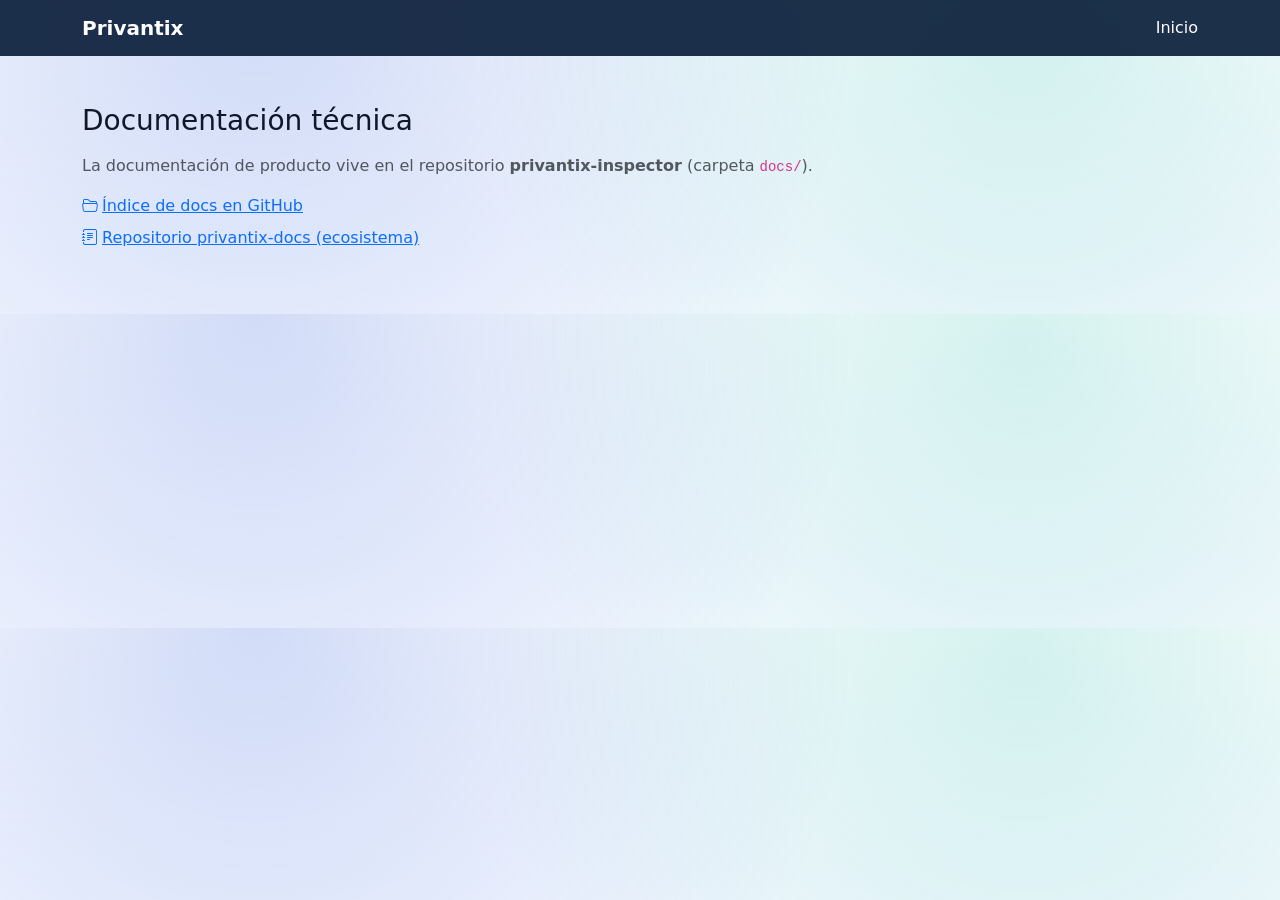
<file: privantix_site/docs/index.html>
<!doctype html>
<html lang="es">
<head>
  <meta charset="utf-8" />
  <meta name="viewport" content="width=device-width, initial-scale=1" />
  <title>Documentación — Privantix</title>
  <link rel="icon" href="../assets/img/logo.svg" type="image/svg+xml" />
  <link href="https://cdn.jsdelivr.net/npm/bootstrap@5.3.3/dist/css/bootstrap.min.css" rel="stylesheet" crossorigin="anonymous">
  <link rel="stylesheet" href="https://cdn.jsdelivr.net/npm/bootstrap-icons@1.11.3/font/bootstrap-icons.min.css">
  <link rel="stylesheet" href="../assets/css/style.css">
</head>
<body class="bg-light">
<nav class="navbar navbar-expand-lg navbar-dark" style="background: rgba(11,31,59,.92);">
  <div class="container">
    <a class="navbar-brand" href="../index.html"><strong>Privantix</strong></a>
    <a class="nav-link text-white" href="../index.html">Inicio</a>
  </div>
</nav>
<main class="container py-5">
  <h1 class="h3 mb-3">Documentación técnica</h1>
  <p class="text-muted">La documentación de producto vive en el repositorio <strong>privantix-inspector</strong> (carpeta <code>docs/</code>).</p>
  <ul class="list-unstyled">
    <li class="mb-2"><a href="https://github.com/wcrackinside/privantix-inspector/tree/main/docs" target="_blank" rel="noopener">
      <i class="bi bi-folder2-open me-1"></i>Índice de docs en GitHub
    </a></li>
    <li class="mb-2"><a href="https://github.com/wcrackinside/privantix-docs" target="_blank" rel="noopener">
      <i class="bi bi-journal-text me-1"></i>Repositorio privantix-docs (ecosistema)
    </a></li>
  </ul>
</main>
<script src="https://cdn.jsdelivr.net/npm/bootstrap@5.3.3/dist/js/bootstrap.bundle.min.js" crossorigin="anonymous"></script>
</body>
</html>
</file>
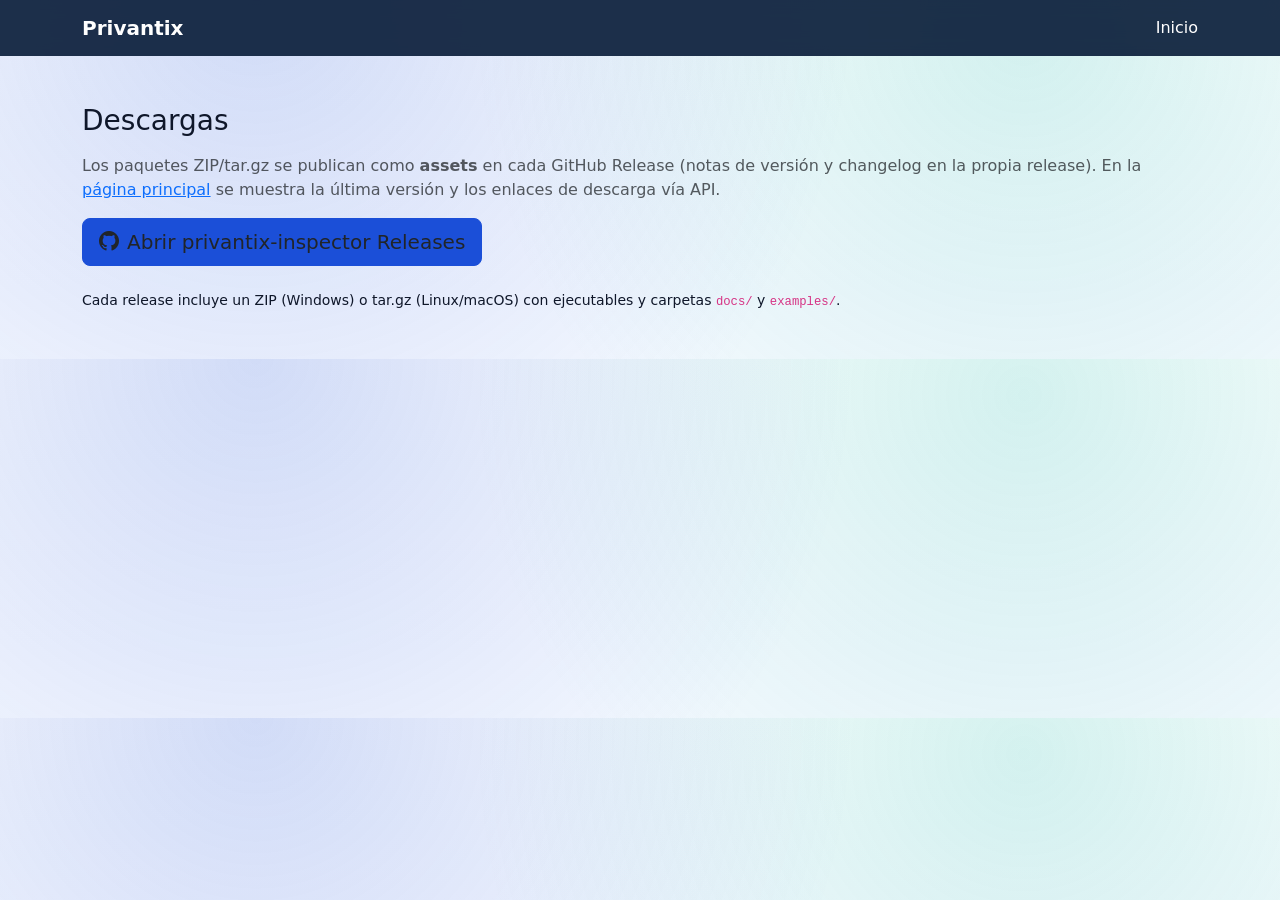
<file: privantix_site/downloads/index.html>
<!doctype html>
<html lang="es">
<head>
  <meta charset="utf-8" />
  <meta name="viewport" content="width=device-width, initial-scale=1" />
  <title>Descargas — Privantix</title>
  <link rel="icon" href="../assets/img/logo.svg" type="image/svg+xml" />
  <link href="https://cdn.jsdelivr.net/npm/bootstrap@5.3.3/dist/css/bootstrap.min.css" rel="stylesheet" crossorigin="anonymous">
  <link rel="stylesheet" href="https://cdn.jsdelivr.net/npm/bootstrap-icons@1.11.3/font/bootstrap-icons.min.css">
  <link rel="stylesheet" href="../assets/css/style.css">
</head>
<body class="bg-light">
<nav class="navbar navbar-expand-lg navbar-dark" style="background: rgba(11,31,59,.92);">
  <div class="container">
    <a class="navbar-brand" href="../index.html"><strong>Privantix</strong></a>
    <a class="nav-link text-white" href="../index.html">Inicio</a>
  </div>
</nav>
<main class="container py-5">
  <h1 class="h3 mb-3">Descargas</h1>
  <p class="text-muted">Los paquetes ZIP/tar.gz se publican como <strong>assets</strong> en cada GitHub Release (notas de versión y changelog en la propia release). En la <a href="../index.html#privantix-suite">página principal</a> se muestra la última versión y los enlaces de descarga vía API.</p>
  <a class="btn btn-privantix btn-lg" href="https://github.com/wcrackinside/privantix-inspector/releases" target="_blank" rel="noopener">
    <i class="bi bi-github me-2"></i>Abrir privantix-inspector Releases
  </a>
  <p class="small mt-4 mb-0">Cada release incluye un ZIP (Windows) o tar.gz (Linux/macOS) con ejecutables y carpetas <code>docs/</code> y <code>examples/</code>.</p>
</main>
<script src="https://cdn.jsdelivr.net/npm/bootstrap@5.3.3/dist/js/bootstrap.bundle.min.js" crossorigin="anonymous"></script>
</body>
</html>
</file>
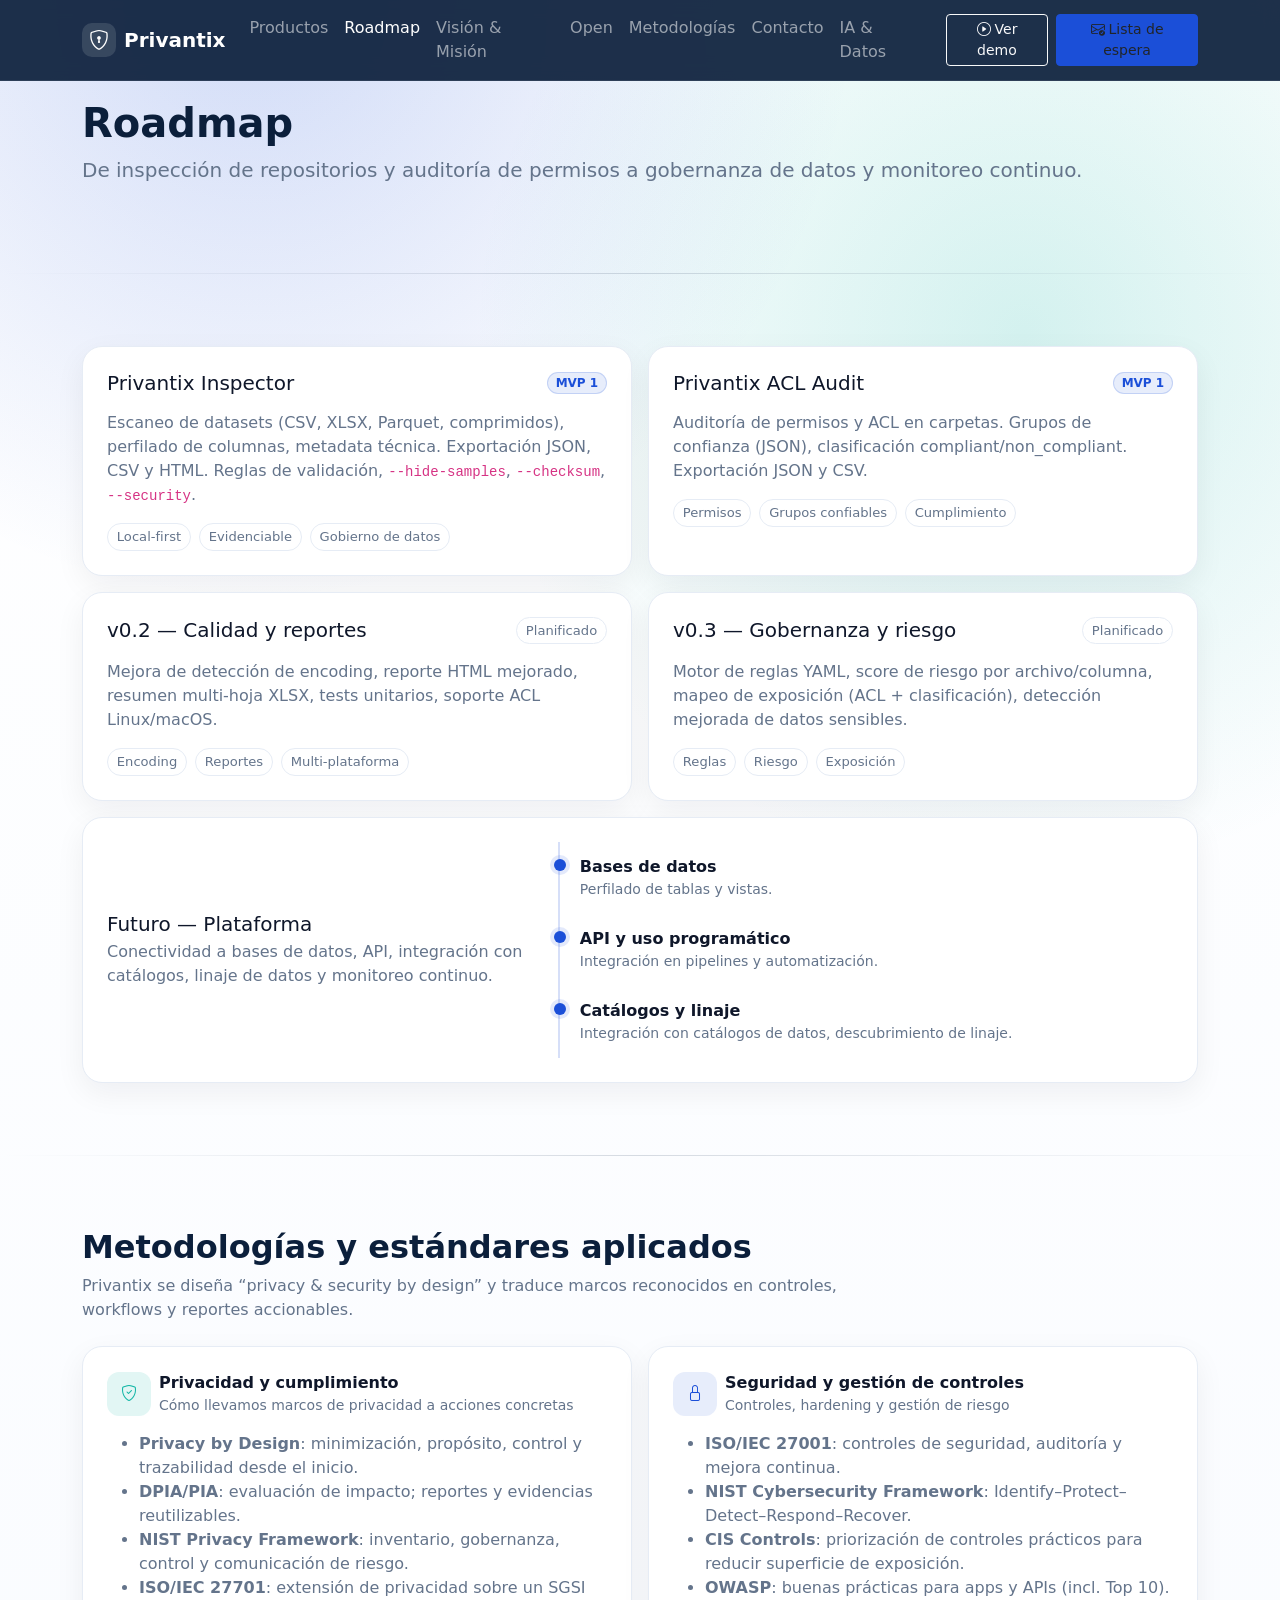
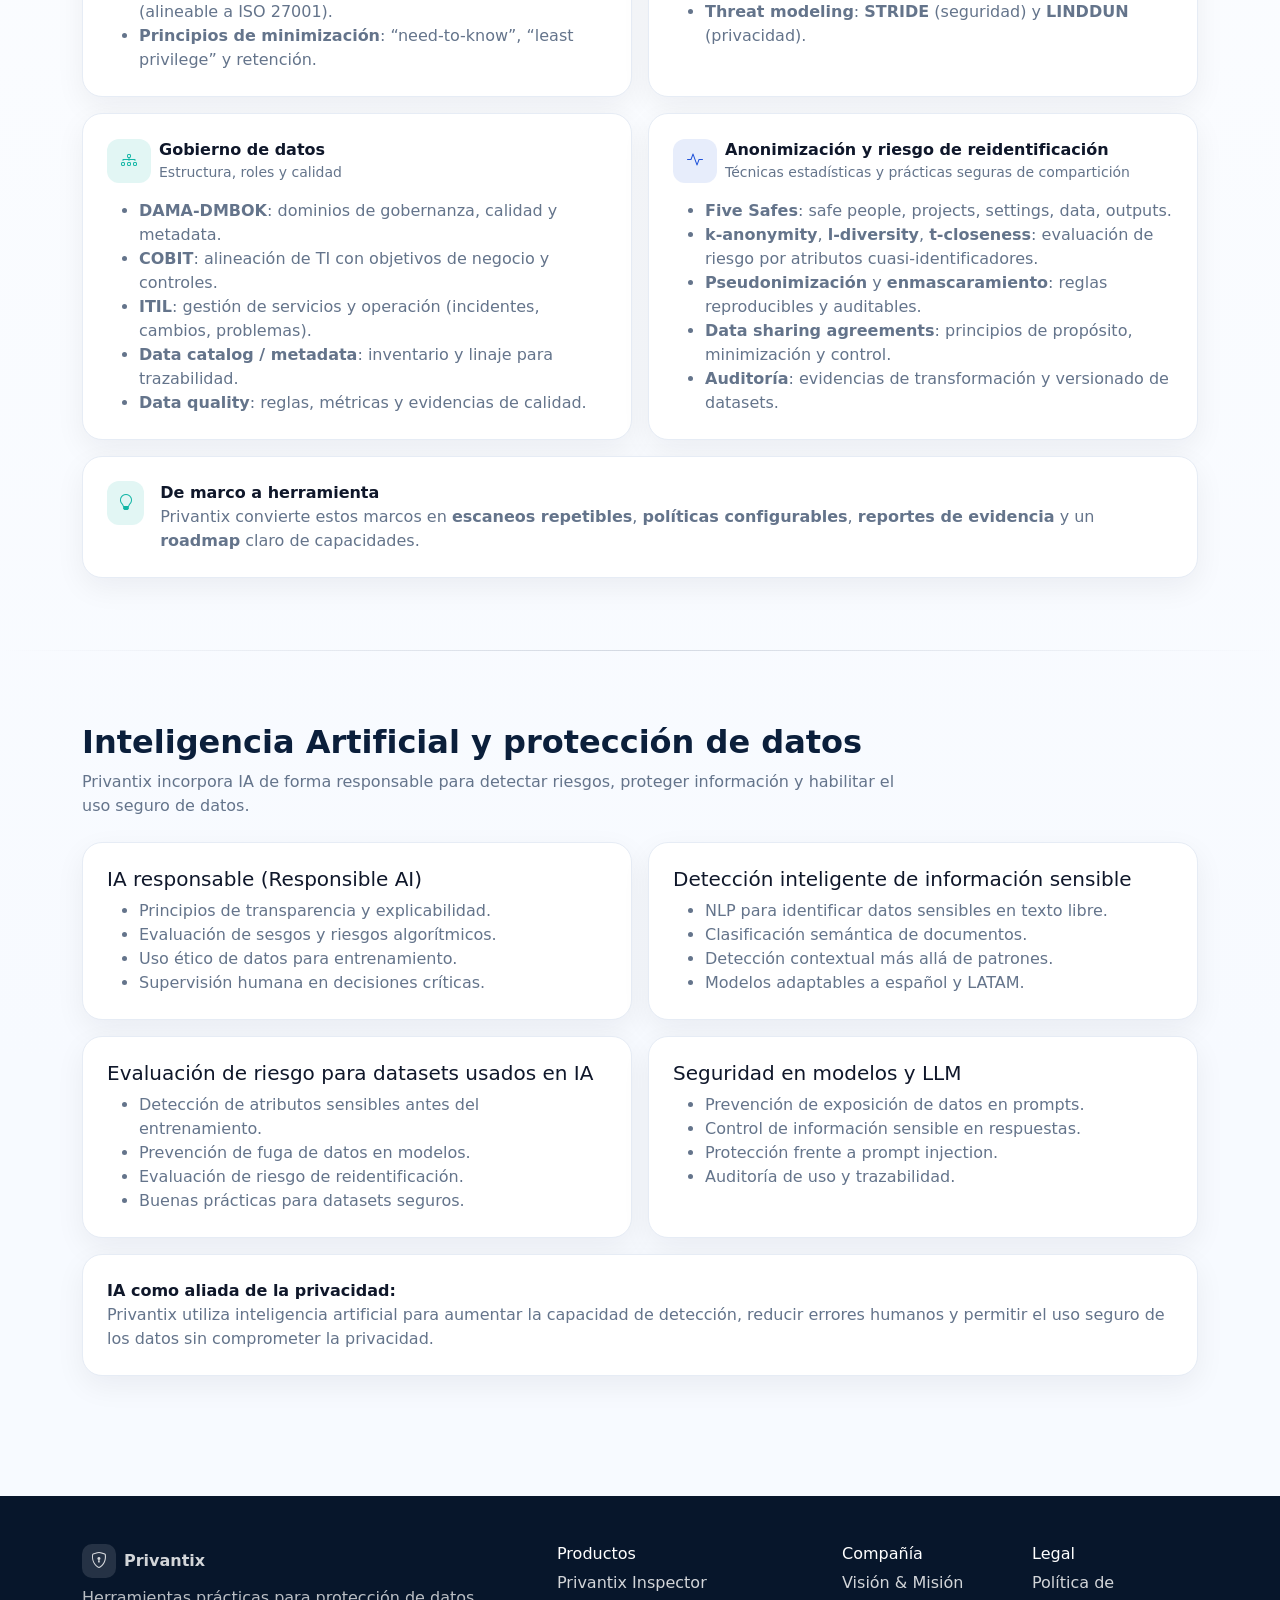
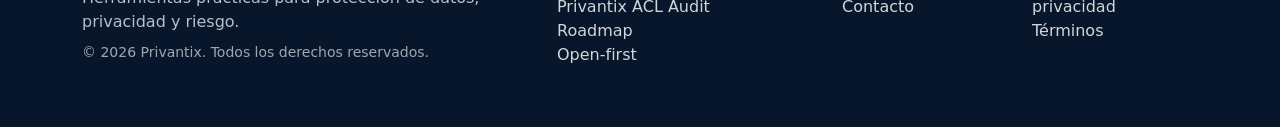
<file: privantix_site/roadmap/index.html>
<!doctype html>
<html lang="es">
<head>
  <meta charset="utf-8" />
  <meta name="viewport" content="width=device-width, initial-scale=1" />
  <title>Roadmap — Privantix</title>
  <link rel="icon" href="../assets/img/logo.svg" type="image/svg+xml" />
  <meta http-equiv="refresh" content="0; url=../roadmap.html" />
  <link href="https://cdn.jsdelivr.net/npm/bootstrap@5.3.3/dist/css/bootstrap.min.css" rel="stylesheet" crossorigin="anonymous">
</head>
<body class="p-4">
  <p><a href="../roadmap.html">Ir al roadmap</a></p>
</body>
</html>
</file>
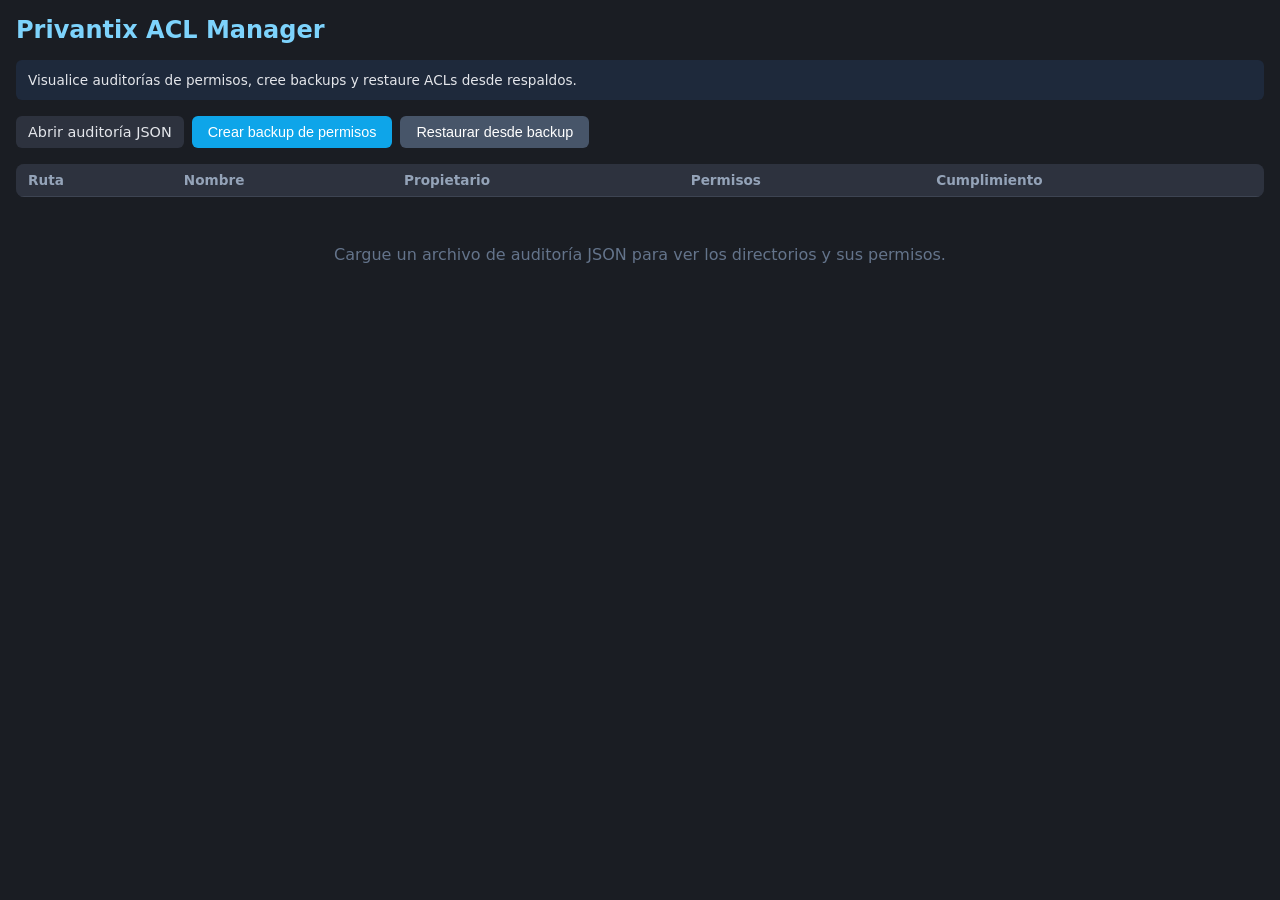
<file: cmd/privantix-acl-manager/static/index.html>
<!DOCTYPE html>
<html lang="es">
<head>
  <meta charset="UTF-8">
  <meta name="viewport" content="width=device-width, initial-scale=1">
  <title>Privantix ACL Manager</title>
  <style>
    * { box-sizing: border-box; }
    body {
      font-family: 'Segoe UI', system-ui, sans-serif;
      margin: 0;
      padding: 1rem;
      background: #1a1d23;
      color: #e4e6eb;
      min-height: 100vh;
    }
    h1 {
      font-size: 1.5rem;
      margin: 0 0 1rem;
      color: #7dd3fc;
    }
    .toolbar {
      display: flex;
      gap: 0.5rem;
      margin-bottom: 1rem;
      flex-wrap: wrap;
    }
    .toolbar label {
      display: flex;
      align-items: center;
      gap: 0.5rem;
      padding: 0.5rem 0.75rem;
      background: #2d323e;
      border-radius: 6px;
      cursor: pointer;
      font-size: 0.9rem;
    }
    .toolbar label:hover { background: #3d4452; }
    .toolbar input[type="file"] { display: none; }
    .toolbar button {
      padding: 0.5rem 1rem;
      background: #0ea5e9;
      border: none;
      border-radius: 6px;
      color: white;
      font-weight: 500;
      cursor: pointer;
      font-size: 0.9rem;
    }
    .toolbar button:hover { background: #0284c7; }
    .toolbar button.secondary {
      background: #475569;
    }
    .toolbar button.secondary:hover { background: #64748b; }
    .toolbar button.danger {
      background: #dc2626;
    }
    .toolbar button.danger:hover { background: #b91c1c; }
    .info {
      padding: 0.75rem;
      background: #1e293b;
      border-radius: 6px;
      margin-bottom: 1rem;
      font-size: 0.85rem;
    }
    .table-wrap {
      overflow-x: auto;
      background: #252830;
      border-radius: 8px;
      margin-bottom: 1rem;
    }
    table {
      width: 100%;
      border-collapse: collapse;
      font-size: 0.85rem;
    }
    th, td {
      padding: 0.5rem 0.75rem;
      text-align: left;
      border-bottom: 1px solid #3d4452;
    }
    th {
      background: #2d323e;
      color: #94a3b8;
      font-weight: 600;
      position: sticky;
      top: 0;
    }
    tr:hover { background: #2d323e; }
    tr.selected { background: #1e3a5f; }
    td.path { max-width: 300px; overflow: hidden; text-overflow: ellipsis; }
    .detail {
      padding: 1rem;
      background: #1e293b;
      border-radius: 8px;
      font-family: 'Consolas', monospace;
      font-size: 0.8rem;
      white-space: pre-wrap;
      max-height: 200px;
      overflow-y: auto;
    }
    .modal {
      display: none;
      position: fixed;
      inset: 0;
      background: rgba(0,0,0,0.6);
      align-items: center;
      justify-content: center;
      z-index: 100;
    }
    .modal.show { display: flex; }
    .modal-content {
      background: #252830;
      padding: 1.5rem;
      border-radius: 8px;
      min-width: 400px;
      max-width: 90vw;
    }
    .modal h3 { margin: 0 0 1rem; color: #7dd3fc; }
    .modal label { display: block; margin-bottom: 0.5rem; font-size: 0.9rem; }
    .modal input {
      width: 100%;
      padding: 0.5rem;
      margin-bottom: 1rem;
      background: #1a1d23;
      border: 1px solid #3d4452;
      border-radius: 4px;
      color: #e4e6eb;
    }
    .modal-actions {
      display: flex;
      gap: 0.5rem;
      justify-content: flex-end;
    }
    .badge {
      display: inline-block;
      padding: 0.2rem 0.5rem;
      border-radius: 4px;
      font-size: 0.75rem;
    }
    .badge.compliant { background: #166534; color: #86efac; }
    .badge.non_compliant { background: #991b1b; color: #fca5a5; }
    .empty { color: #64748b; padding: 2rem; text-align: center; }
  </style>
</head>
<body>
  <h1>Privantix ACL Manager</h1>
  <p class="info">Visualice auditorías de permisos, cree backups y restaure ACLs desde respaldos.</p>

  <div class="toolbar">
    <label>
      <input type="file" id="fileInput" accept=".json">
      Abrir auditoría JSON
    </label>
    <button id="btnBackup" disabled>Crear backup de permisos</button>
    <button id="btnRestore" class="secondary">Restaurar desde backup</button>
  </div>

  <div class="table-wrap">
    <table>
      <thead>
        <tr>
          <th>Ruta</th>
          <th>Nombre</th>
          <th>Propietario</th>
          <th>Permisos</th>
          <th>Cumplimiento</th>
        </tr>
      </thead>
      <tbody id="tbody"></tbody>
    </table>
  </div>
  <div id="empty" class="empty">Cargue un archivo de auditoría JSON para ver los directorios y sus permisos.</div>
  <div id="detail" class="detail" style="display:none"></div>

  <div id="modalBackup" class="modal">
    <div class="modal-content">
      <h3>Crear backup de permisos</h3>
      <p style="font-size:0.85rem;color:#94a3b8;margin-bottom:1rem">Guarda los permisos actuales en un archivo usando icacls.</p>
      <label>Ruta raíz a respaldar</label>
      <input type="text" id="backupRoot" placeholder="L:\">
      <label>Archivo de backup (.txt)</label>
      <input type="text" id="backupPath" placeholder="C:\backups\permisos.txt">
      <div class="modal-actions">
        <button class="secondary" onclick="closeModal('modalBackup')">Cancelar</button>
        <button onclick="doBackup()">Crear backup</button>
      </div>
    </div>
  </div>

  <div id="modalRestore" class="modal">
    <div class="modal-content">
      <h3>Restaurar desde backup</h3>
      <p style="font-size:0.85rem;color:#94a3b8;margin-bottom:1rem">Restaura permisos desde un archivo creado con icacls /save.</p>
      <label>Archivo de backup</label>
      <input type="text" id="restoreBackup" placeholder="C:\backups\permisos.txt">
      <label>Directorio raíz donde restaurar</label>
      <input type="text" id="restoreRoot" placeholder="L:\">
      <div class="modal-actions">
        <button class="secondary" onclick="closeModal('modalRestore')">Cancelar</button>
        <button class="danger" onclick="doRestore()">Restaurar</button>
      </div>
    </div>
  </div>

  <script>
    let audit = null;

    document.getElementById('fileInput').onchange = async (e) => {
      const file = e.target.files[0];
      if (!file) return;
      const form = new FormData();
      form.append('file', file);
      try {
        const r = await fetch('/api/upload', { method: 'POST', body: form });
        if (!r.ok) throw new Error(await r.text());
        audit = await r.json();
        renderTable();
        document.getElementById('btnBackup').disabled = false;
        document.getElementById('backupRoot').value = audit.path || '';
      } catch (err) {
        alert('Error: ' + err.message);
      }
      e.target.value = '';
    };

    document.getElementById('btnBackup').onclick = () => {
      if (audit) document.getElementById('backupRoot').value = audit.path;
      document.getElementById('modalBackup').classList.add('show');
    };

    document.getElementById('btnRestore').onclick = () => {
      document.getElementById('modalRestore').classList.add('show');
    };

    function closeModal(id) {
      document.getElementById(id).classList.remove('show');
    }

    async function doBackup() {
      const root = document.getElementById('backupRoot').value.trim();
      const path = document.getElementById('backupPath').value.trim();
      if (!root || !path) {
        alert('Complete ambos campos.');
        return;
      }
      try {
        const r = await fetch('/api/backup', {
          method: 'POST',
          headers: { 'Content-Type': 'application/json' },
          body: JSON.stringify({ rootPath: root, backupPath: path })
        });
        if (!r.ok) throw new Error(await r.text());
        const data = await r.json();
        alert('Backup creado: ' + data.path);
        closeModal('modalBackup');
      } catch (err) {
        alert('Error: ' + err.message);
      }
    }

    async function doRestore() {
      const root = document.getElementById('restoreRoot').value.trim();
      const path = document.getElementById('restoreBackup').value.trim();
      if (!root || !path) {
        alert('Complete ambos campos.');
        return;
      }
      if (!confirm('¿Restaurar permisos? Esto sobrescribirá los permisos actuales.')) return;
      try {
        const r = await fetch('/api/restore', {
          method: 'POST',
          headers: { 'Content-Type': 'application/json' },
          body: JSON.stringify({ rootPath: root, backupPath: path })
        });
        if (!r.ok) throw new Error(await r.text());
        alert('Restauración completada.');
        closeModal('modalRestore');
      } catch (err) {
        alert('Error: ' + err.message);
      }
    }

    function renderTable() {
      const tbody = document.getElementById('tbody');
      const empty = document.getElementById('empty');
      tbody.innerHTML = '';
      if (!audit || !audit.dirs || audit.dirs.length === 0) {
        empty.style.display = 'block';
        return;
      }
      empty.style.display = 'none';
      audit.dirs.forEach((d, i) => {
        const tr = document.createElement('tr');
        tr.dataset.idx = i;
        tr.onclick = () => selectRow(i);
        tr.innerHTML = `
          <td class="path" title="${escapeHtml(d.path)}">${escapeHtml(d.path)}</td>
          <td>${escapeHtml(d.name)}</td>
          <td>${escapeHtml(d.owner)}</td>
          <td>${escapeHtml(d.permissions)}</td>
          <td>${d.compliance_status ? `<span class="badge ${d.compliance_status}">${d.compliance_status}</span>` : '-'}</td>
        `;
        tbody.appendChild(tr);
      });
    }

    function selectRow(idx) {
      document.querySelectorAll('#tbody tr').forEach(tr => tr.classList.remove('selected'));
      const tr = document.querySelector(`#tbody tr[data-idx="${idx}"]`);
      if (tr) tr.classList.add('selected');
      const d = audit.dirs[idx];
      let html = `Ruta: ${escapeHtml(d.path)}\nPropietario: ${escapeHtml(d.owner)}\nPermisos: ${escapeHtml(d.permissions)}\n\nACLs:\n`;
      (d.acls || []).forEach(acl => {
        if (!acl.includes('procesaron') && !acl.includes('processed')) {
          html += '  • ' + escapeHtml(acl) + '\n';
        }
      });
      if (d.trusted_principals?.length || d.outside_principals?.length) {
        html += '\n';
        if (d.trusted_principals?.length) html += 'Confianza: ' + d.trusted_principals.join(', ') + '\n';
        if (d.outside_principals?.length) html += 'Externos: ' + d.outside_principals.join(', ') + '\n';
      }
      const detail = document.getElementById('detail');
      detail.textContent = html;
      detail.style.display = 'block';
    }

    function escapeHtml(s) {
      if (!s) return '';
      const div = document.createElement('div');
      div.textContent = s;
      return div.innerHTML;
    }
  </script>
</body>
</html>
</file>
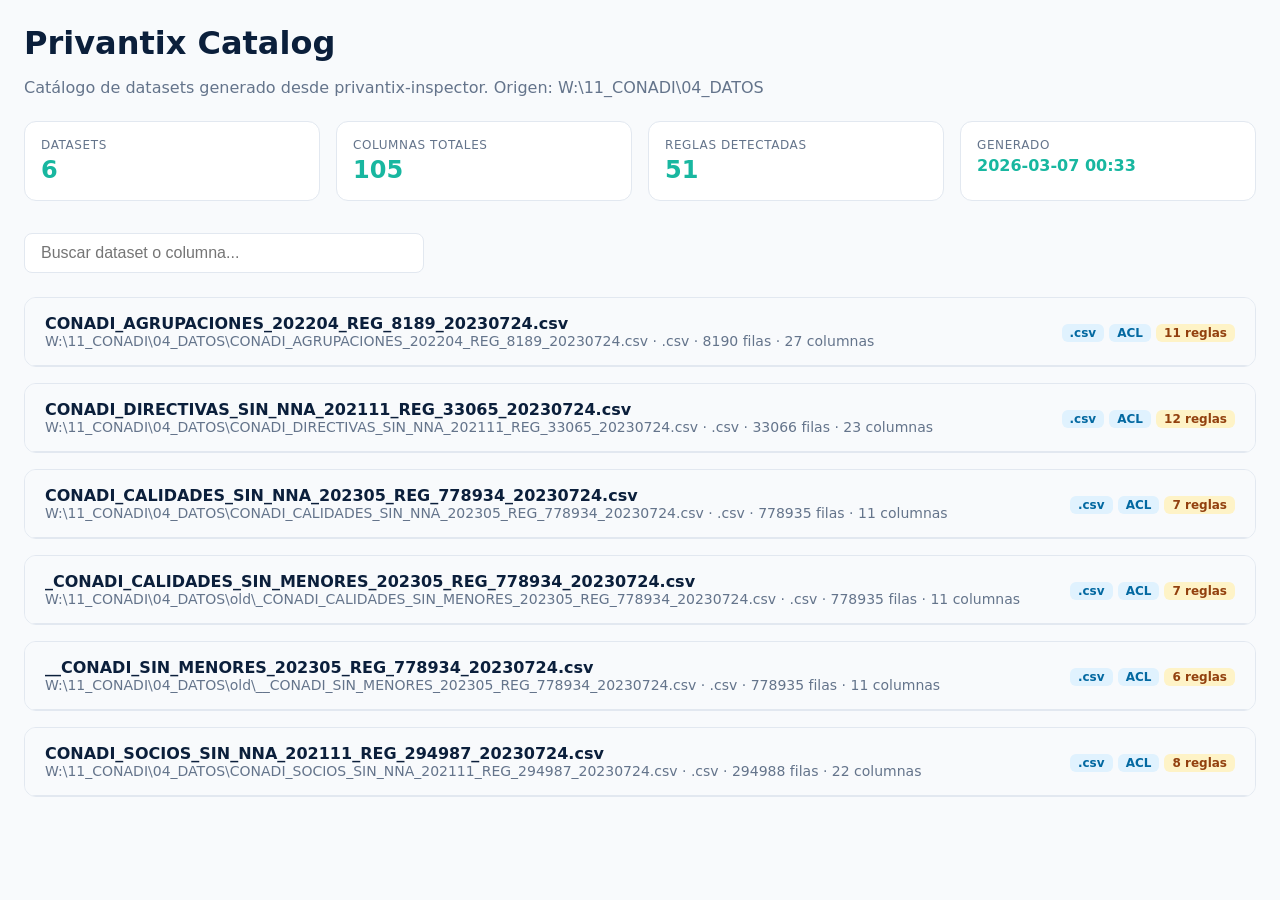
<file: catalog_test/catalog.html>
<!DOCTYPE html>
<html lang="es">
<head>
  <meta charset="UTF-8">
  <meta name="viewport" content="width=device-width, initial-scale=1">
  <title>Privantix Catalog — Catálogo de datasets</title>
  <style>
    :root {
      --primary: #0b1f3b;
      --accent: #18b7a0;
      --bg: #f8fafc;
      --surface: #ffffff;
      --text: #0f172a;
      --muted: #64748b;
      --border: #e2e8f0;
    }
    * { box-sizing: border-box; }
    body { font-family: 'Segoe UI', system-ui, sans-serif; margin: 0; padding: 24px; background: var(--bg); color: var(--text); }
    .container { max-width: 1400px; margin: 0 auto; }
    h1 { font-size: 2rem; margin: 0 0 8px; color: var(--primary); }
    .subtitle { color: var(--muted); margin-bottom: 24px; }
    
    .summary { display: grid; grid-template-columns: repeat(auto-fit, minmax(160px, 1fr)); gap: 16px; margin-bottom: 32px; }
    .card { background: var(--surface); border: 1px solid var(--border); border-radius: 12px; padding: 16px; }
    .card-title { color: var(--muted); font-size: 0.75rem; text-transform: uppercase; letter-spacing: 0.05em; margin-bottom: 4px; }
    .card-value { font-size: 1.5rem; font-weight: 700; color: var(--accent); }
    
    .search-box { margin-bottom: 24px; }
    .search-box input { width: 100%; max-width: 400px; padding: 10px 16px; border: 1px solid var(--border); border-radius: 8px; font-size: 1rem; }
    
    .dataset { background: var(--surface); border: 1px solid var(--border); border-radius: 12px; margin-bottom: 16px; overflow: hidden; }
    .dataset-header { padding: 16px 20px; background: #f8fafc; border-bottom: 1px solid var(--border); cursor: pointer; display: flex; justify-content: space-between; align-items: center; flex-wrap: wrap; gap: 8px; }
    .dataset-header:hover { background: #f1f5f9; }
    .dataset-name { font-weight: 600; color: var(--primary); }
    .dataset-meta { font-size: 0.875rem; color: var(--muted); }
    .badge { display: inline-block; padding: 2px 8px; border-radius: 6px; font-size: 0.75rem; font-weight: 600; background: #e0f2fe; color: #0369a1; }
    .badge-warn { background: #fef3c7; color: #92400e; }
    .dataset-body { padding: 20px; display: none; }
    .dataset-body.open { display: block; }
    
    .cols-table { width: 100%; border-collapse: collapse; font-size: 0.875rem; }
    .cols-table th, .cols-table td { padding: 10px 12px; text-align: left; border-bottom: 1px solid var(--border); }
    .cols-table th { background: #f1f5f9; color: var(--muted); font-weight: 600; }
    .cols-table tr:last-child td { border-bottom: none; }
    
    .rules-list { margin-top: 12px; }
    .rule { padding: 6px 10px; background: #fef3c7; border-radius: 6px; font-size: 0.8rem; margin-bottom: 4px; }
    .gov-flags { display: flex; gap: 8px; margin-top: 12px; flex-wrap: wrap; }
    .gov-flag { font-size: 0.75rem; color: var(--muted); }
  </style>
</head>
<body>
  <div class="container">
    <h1>Privantix Catalog</h1>
    <p class="subtitle">Catálogo de datasets generado desde privantix-inspector. Origen: W:\11_CONADI\04_DATOS</p>
    
    <div class="summary">
      <div class="card">
        <div class="card-title">Datasets</div>
        <div class="card-value">6</div>
      </div>
      <div class="card">
        <div class="card-title">Columnas totales</div>
        <div class="card-value">105</div>
      </div>
      <div class="card">
        <div class="card-title">Reglas detectadas</div>
        <div class="card-value">51</div>
      </div>
      <div class="card">
        <div class="card-title">Generado</div>
        <div class="card-value" style="font-size: 1rem;">2026-03-07 00:33</div>
      </div>
    </div>

    <div class="search-box">
      <input type="text" id="search" placeholder="Buscar dataset o columna..." onkeyup="filterCatalog()">
    </div>

    <div id="catalog">
      
      <div class="dataset" data-name="CONADI_AGRUPACIONES_202204_REG_8189_20230724.csv" data-path="W:\11_CONADI\04_DATOS\CONADI_AGRUPACIONES_202204_REG_8189_20230724.csv" data-cols="REGION PROVINCIA COMUNA OFICINA_CONADI N_PERSONALIDAD_JURIDICA TIPO_AGRUPACION NOMBRE SECTOR TIPO_SECTOR N_FOLIO N_FAMILIAS N_SOCIOS FECHA_CONSTITUCION FECHA_RENOVACION_DIRECTIVA ESTADO_DIRECTIVA DIRECCION_POSTAL OBSERVACION ESPACIO_TERRITORIAL INFORME_JURIDICO EMAIL_CONTACTO FONO_CONTACTO RUT_AGRUPACION DV PUEBLO_ORIGINARIO ESTADO_P_J ARCHIVO FECHA_ARCH ">
        <div class="dataset-header" onclick="toggleDataset(this)">
          <div>
            <span class="dataset-name">CONADI_AGRUPACIONES_202204_REG_8189_20230724.csv</span>
            <div class="dataset-meta">W:\11_CONADI\04_DATOS\CONADI_AGRUPACIONES_202204_REG_8189_20230724.csv · .csv · 8190 filas · 27 columnas</div>
          </div>
          <div>
            <span class="badge">.csv</span>
            
            <span class="badge">ACL</span>
            <span class="badge badge-warn">11 reglas</span>
          </div>
        </div>
        <div class="dataset-body">
          <table class="cols-table">
            <thead><tr><th>Columna</th><th>Tipo</th><th>Nulos %</th><th>Max length</th></tr></thead>
            <tbody>
              
              <tr><td><strong>REGION</strong></td><td><span class="badge">id_like</span></td><td>0.00</td><td>18</td></tr>
              
              <tr><td><strong>PROVINCIA</strong></td><td><span class="badge">string</span></td><td>0.00</td><td>11</td></tr>
              
              <tr><td><strong>COMUNA</strong></td><td><span class="badge">id_like</span></td><td>0.00</td><td>20</td></tr>
              
              <tr><td><strong>OFICINA_CONADI</strong></td><td><span class="badge">string</span></td><td>0.00</td><td>36</td></tr>
              
              <tr><td><strong>N_PERSONALIDAD_JURIDICA</strong></td><td><span class="badge">integer</span></td><td>0.00</td><td>3</td></tr>
              
              <tr><td><strong>TIPO_AGRUPACION</strong></td><td><span class="badge">string</span></td><td>0.00</td><td>19</td></tr>
              
              <tr><td><strong>NOMBRE</strong></td><td><span class="badge">string</span></td><td>0.00</td><td>112</td></tr>
              
              <tr><td><strong>SECTOR</strong></td><td><span class="badge">string</span></td><td>0.50</td><td>102</td></tr>
              
              <tr><td><strong>TIPO_SECTOR</strong></td><td><span class="badge">id_like</span></td><td>0.00</td><td>6</td></tr>
              
              <tr><td><strong>N_FOLIO</strong></td><td><span class="badge">id_like</span></td><td>0.00</td><td>39</td></tr>
              
              <tr><td><strong>N_FAMILIAS</strong></td><td><span class="badge">integer</span></td><td>22.50</td><td>3</td></tr>
              
              <tr><td><strong>N_SOCIOS</strong></td><td><span class="badge">integer</span></td><td>0.00</td><td>3</td></tr>
              
              <tr><td><strong>FECHA_CONSTITUCION</strong></td><td><span class="badge">datetime</span></td><td>0.00</td><td>20</td></tr>
              
              <tr><td><strong>FECHA_RENOVACION_DIRECTIVA</strong></td><td><span class="badge">datetime</span></td><td>0.00</td><td>20</td></tr>
              
              <tr><td><strong>ESTADO_DIRECTIVA</strong></td><td><span class="badge">string</span></td><td>100.00</td><td>0</td></tr>
              
              <tr><td><strong>DIRECCION_POSTAL</strong></td><td><span class="badge">string</span></td><td>0.00</td><td>248</td></tr>
              
              <tr><td><strong>OBSERVACION</strong></td><td><span class="badge">string</span></td><td>28.50</td><td>521</td></tr>
              
              <tr><td><strong>ESPACIO_TERRITORIAL</strong></td><td><span class="badge">string</span></td><td>11.00</td><td>36</td></tr>
              
              <tr><td><strong>INFORME_JURIDICO</strong></td><td><span class="badge">string</span></td><td>0.00</td><td>2</td></tr>
              
              <tr><td><strong>EMAIL_CONTACTO</strong></td><td><span class="badge">email</span></td><td>69.50</td><td>37</td></tr>
              
              <tr><td><strong>FONO_CONTACTO</strong></td><td><span class="badge">phone</span></td><td>30.00</td><td>61</td></tr>
              
              <tr><td><strong>RUT_AGRUPACION</strong></td><td><span class="badge">integer</span></td><td>0.00</td><td>8</td></tr>
              
              <tr><td><strong>DV</strong></td><td><span class="badge">integer</span></td><td>14.50</td><td>1</td></tr>
              
              <tr><td><strong>PUEBLO_ORIGINARIO</strong></td><td><span class="badge">string</span></td><td>0.00</td><td>13</td></tr>
              
              <tr><td><strong>ESTADO_P_J</strong></td><td><span class="badge">id_like</span></td><td>0.00</td><td>10</td></tr>
              
              <tr><td><strong>ARCHIVO</strong></td><td><span class="badge">string</span></td><td>0.00</td><td>61</td></tr>
              
              <tr><td><strong>FECHA_ARCH</strong></td><td><span class="badge">phone</span></td><td>0.00</td><td>8</td></tr>
              
            </tbody>
          </table>
          
          <div class="rules-list">
            <strong>Reglas:</strong>
            
            <div class="rule">encoding_not_utf8 (warning)</div>
            
            <div class="rule">potential_sensitive_data → REGION (info)</div>
            
            <div class="rule">potential_sensitive_data → COMUNA (info)</div>
            
            <div class="rule">potential_sensitive_data → TIPO_SECTOR (info)</div>
            
            <div class="rule">potential_sensitive_data → N_FOLIO (info)</div>
            
            <div class="rule">high_null_ratio → ESTADO_DIRECTIVA (warning)</div>
            
            <div class="rule">high_null_ratio → EMAIL_CONTACTO (warning)</div>
            
            <div class="rule">potential_sensitive_data → EMAIL_CONTACTO (info)</div>
            
            <div class="rule">potential_sensitive_data → FONO_CONTACTO (info)</div>
            
            <div class="rule">potential_sensitive_data → ESTADO_P_J (info)</div>
            
            <div class="rule">potential_sensitive_data → FECHA_ARCH (info)</div>
            
          </div>
          
          <div class="gov-flags">
            
            <span class="gov-flag">✓ ACL</span>
            <span class="gov-flag">Muestras ocultas (gobierno)</span>
          </div>
        </div>
      </div>
      
      <div class="dataset" data-name="CONADI_DIRECTIVAS_SIN_NNA_202111_REG_33065_20230724.csv" data-path="W:\11_CONADI\04_DATOS\CONADI_DIRECTIVAS_SIN_NNA_202111_REG_33065_20230724.csv" data-cols="REGION PROVINCIA COMUNA OFICINA_CONADI N_PERSONALIDAD_JURIDICA TIPO_AGRUPACION NOMBRE_AGRUPACION SECTOR TIPO_SECTOR FECHA_CONSTITUCION FECHA_RENOVACION_DIRECTIVA EMAIL_CONTACTO FONO_CONTACTO CARGO RUN DV A_PATERNO A_MATERNO NOMBRE ARCHIVO FECHA_ARCH EDAD FECHA_DEFUN ">
        <div class="dataset-header" onclick="toggleDataset(this)">
          <div>
            <span class="dataset-name">CONADI_DIRECTIVAS_SIN_NNA_202111_REG_33065_20230724.csv</span>
            <div class="dataset-meta">W:\11_CONADI\04_DATOS\CONADI_DIRECTIVAS_SIN_NNA_202111_REG_33065_20230724.csv · .csv · 33066 filas · 23 columnas</div>
          </div>
          <div>
            <span class="badge">.csv</span>
            
            <span class="badge">ACL</span>
            <span class="badge badge-warn">12 reglas</span>
          </div>
        </div>
        <div class="dataset-body">
          <table class="cols-table">
            <thead><tr><th>Columna</th><th>Tipo</th><th>Nulos %</th><th>Max length</th></tr></thead>
            <tbody>
              
              <tr><td><strong>REGION</strong></td><td><span class="badge">id_like</span></td><td>0.00</td><td>11</td></tr>
              
              <tr><td><strong>PROVINCIA</strong></td><td><span class="badge">string</span></td><td>0.00</td><td>11</td></tr>
              
              <tr><td><strong>COMUNA</strong></td><td><span class="badge">id_like</span></td><td>0.00</td><td>11</td></tr>
              
              <tr><td><strong>OFICINA_CONADI</strong></td><td><span class="badge">string</span></td><td>0.00</td><td>26</td></tr>
              
              <tr><td><strong>N_PERSONALIDAD_JURIDICA</strong></td><td><span class="badge">integer</span></td><td>0.00</td><td>3</td></tr>
              
              <tr><td><strong>TIPO_AGRUPACION</strong></td><td><span class="badge">string</span></td><td>0.00</td><td>19</td></tr>
              
              <tr><td><strong>NOMBRE_AGRUPACION</strong></td><td><span class="badge">string</span></td><td>0.00</td><td>88</td></tr>
              
              <tr><td><strong>SECTOR</strong></td><td><span class="badge">string</span></td><td>22.00</td><td>24</td></tr>
              
              <tr><td><strong>TIPO_SECTOR</strong></td><td><span class="badge">id_like</span></td><td>0.00</td><td>6</td></tr>
              
              <tr><td><strong>FECHA_CONSTITUCION</strong></td><td><span class="badge">datetime</span></td><td>0.00</td><td>23</td></tr>
              
              <tr><td><strong>FECHA_RENOVACION_DIRECTIVA</strong></td><td><span class="badge">datetime</span></td><td>0.00</td><td>23</td></tr>
              
              <tr><td><strong>EMAIL_CONTACTO</strong></td><td><span class="badge">email</span></td><td>88.00</td><td>28</td></tr>
              
              <tr><td><strong>FONO_CONTACTO</strong></td><td><span class="badge">phone</span></td><td>48.50</td><td>18</td></tr>
              
              <tr><td><strong>CARGO</strong></td><td><span class="badge">id_like</span></td><td>0.00</td><td>14</td></tr>
              
              <tr><td><strong>RUN</strong></td><td><span class="badge">phone</span></td><td>0.00</td><td>8</td></tr>
              
              <tr><td><strong>DV</strong></td><td><span class="badge">integer</span></td><td>0.00</td><td>1</td></tr>
              
              <tr><td><strong>A_PATERNO</strong></td><td><span class="badge">id_like</span></td><td>0.00</td><td>12</td></tr>
              
              <tr><td><strong>A_MATERNO</strong></td><td><span class="badge">id_like</span></td><td>0.00</td><td>12</td></tr>
              
              <tr><td><strong>NOMBRE</strong></td><td><span class="badge">string</span></td><td>0.00</td><td>27</td></tr>
              
              <tr><td><strong>ARCHIVO</strong></td><td><span class="badge">string</span></td><td>0.00</td><td>69</td></tr>
              
              <tr><td><strong>FECHA_ARCH</strong></td><td><span class="badge">phone</span></td><td>0.00</td><td>8</td></tr>
              
              <tr><td><strong>EDAD</strong></td><td><span class="badge">integer</span></td><td>0.00</td><td>2</td></tr>
              
              <tr><td><strong>FECHA_DEFUN</strong></td><td><span class="badge">integer</span></td><td>0.00</td><td>8</td></tr>
              
            </tbody>
          </table>
          
          <div class="rules-list">
            <strong>Reglas:</strong>
            
            <div class="rule">encoding_not_utf8 (warning)</div>
            
            <div class="rule">potential_sensitive_data → REGION (info)</div>
            
            <div class="rule">potential_sensitive_data → COMUNA (info)</div>
            
            <div class="rule">potential_sensitive_data → TIPO_SECTOR (info)</div>
            
            <div class="rule">high_null_ratio → EMAIL_CONTACTO (warning)</div>
            
            <div class="rule">potential_sensitive_data → EMAIL_CONTACTO (info)</div>
            
            <div class="rule">potential_sensitive_data → FONO_CONTACTO (info)</div>
            
            <div class="rule">potential_sensitive_data → CARGO (info)</div>
            
            <div class="rule">potential_sensitive_data → RUN (info)</div>
            
            <div class="rule">potential_sensitive_data → A_PATERNO (info)</div>
            
            <div class="rule">potential_sensitive_data → A_MATERNO (info)</div>
            
            <div class="rule">potential_sensitive_data → FECHA_ARCH (info)</div>
            
          </div>
          
          <div class="gov-flags">
            
            <span class="gov-flag">✓ ACL</span>
            <span class="gov-flag">Muestras ocultas (gobierno)</span>
          </div>
        </div>
      </div>
      
      <div class="dataset" data-name="CONADI_CALIDADES_SIN_NNA_202305_REG_778934_20230724.csv" data-path="W:\11_CONADI\04_DATOS\CONADI_CALIDADES_SIN_NNA_202305_REG_778934_20230724.csv" data-cols="RUN DV NOMBRES APELLIDO_PATERNO APELLIDO_MATERNO PUEBLO_ORIGINARIO NUMERO_CERTIFICADO ESTADO_JURIDICO FECHA_NACI EDAD FECHA_DEFUN ">
        <div class="dataset-header" onclick="toggleDataset(this)">
          <div>
            <span class="dataset-name">CONADI_CALIDADES_SIN_NNA_202305_REG_778934_20230724.csv</span>
            <div class="dataset-meta">W:\11_CONADI\04_DATOS\CONADI_CALIDADES_SIN_NNA_202305_REG_778934_20230724.csv · .csv · 778935 filas · 11 columnas</div>
          </div>
          <div>
            <span class="badge">.csv</span>
            
            <span class="badge">ACL</span>
            <span class="badge badge-warn">7 reglas</span>
          </div>
        </div>
        <div class="dataset-body">
          <table class="cols-table">
            <thead><tr><th>Columna</th><th>Tipo</th><th>Nulos %</th><th>Max length</th></tr></thead>
            <tbody>
              
              <tr><td><strong>RUN</strong></td><td><span class="badge">phone</span></td><td>0.00</td><td>8</td></tr>
              
              <tr><td><strong>DV</strong></td><td><span class="badge">integer</span></td><td>0.00</td><td>1</td></tr>
              
              <tr><td><strong>NOMBRES</strong></td><td><span class="badge">string</span></td><td>0.00</td><td>27</td></tr>
              
              <tr><td><strong>APELLIDO_PATERNO</strong></td><td><span class="badge">id_like</span></td><td>0.00</td><td>12</td></tr>
              
              <tr><td><strong>APELLIDO_MATERNO</strong></td><td><span class="badge">id_like</span></td><td>0.00</td><td>11</td></tr>
              
              <tr><td><strong>PUEBLO_ORIGINARIO</strong></td><td><span class="badge">id_like</span></td><td>0.00</td><td>9</td></tr>
              
              <tr><td><strong>NUMERO_CERTIFICADO</strong></td><td><span class="badge">integer</span></td><td>1.50</td><td>7</td></tr>
              
              <tr><td><strong>ESTADO_JURIDICO</strong></td><td><span class="badge">id_like</span></td><td>0.00</td><td>9</td></tr>
              
              <tr><td><strong>FECHA_NACI</strong></td><td><span class="badge">phone</span></td><td>0.00</td><td>8</td></tr>
              
              <tr><td><strong>EDAD</strong></td><td><span class="badge">integer</span></td><td>0.00</td><td>2</td></tr>
              
              <tr><td><strong>FECHA_DEFUN</strong></td><td><span class="badge">integer</span></td><td>0.00</td><td>1</td></tr>
              
            </tbody>
          </table>
          
          <div class="rules-list">
            <strong>Reglas:</strong>
            
            <div class="rule">encoding_not_utf8 (warning)</div>
            
            <div class="rule">potential_sensitive_data → RUN (info)</div>
            
            <div class="rule">potential_sensitive_data → APELLIDO_PATERNO (info)</div>
            
            <div class="rule">potential_sensitive_data → APELLIDO_MATERNO (info)</div>
            
            <div class="rule">potential_sensitive_data → PUEBLO_ORIGINARIO (info)</div>
            
            <div class="rule">potential_sensitive_data → ESTADO_JURIDICO (info)</div>
            
            <div class="rule">potential_sensitive_data → FECHA_NACI (info)</div>
            
          </div>
          
          <div class="gov-flags">
            
            <span class="gov-flag">✓ ACL</span>
            <span class="gov-flag">Muestras ocultas (gobierno)</span>
          </div>
        </div>
      </div>
      
      <div class="dataset" data-name="_CONADI_CALIDADES_SIN_MENORES_202305_REG_778934_20230724.csv" data-path="W:\11_CONADI\04_DATOS\old\_CONADI_CALIDADES_SIN_MENORES_202305_REG_778934_20230724.csv" data-cols="RUN DV FECHA_NACI EDAD FECHA_DEFUN NOMBRES APELLIDO_PATERNO APELLIDO_MATERNO PUEBLO_ORIGINARIO NUMERO_CERTIFICADO ESTADO_JURIDICO ">
        <div class="dataset-header" onclick="toggleDataset(this)">
          <div>
            <span class="dataset-name">_CONADI_CALIDADES_SIN_MENORES_202305_REG_778934_20230724.csv</span>
            <div class="dataset-meta">W:\11_CONADI\04_DATOS\old\_CONADI_CALIDADES_SIN_MENORES_202305_REG_778934_20230724.csv · .csv · 778935 filas · 11 columnas</div>
          </div>
          <div>
            <span class="badge">.csv</span>
            
            <span class="badge">ACL</span>
            <span class="badge badge-warn">7 reglas</span>
          </div>
        </div>
        <div class="dataset-body">
          <table class="cols-table">
            <thead><tr><th>Columna</th><th>Tipo</th><th>Nulos %</th><th>Max length</th></tr></thead>
            <tbody>
              
              <tr><td><strong>RUN</strong></td><td><span class="badge">phone</span></td><td>0.00</td><td>8</td></tr>
              
              <tr><td><strong>DV</strong></td><td><span class="badge">integer</span></td><td>0.00</td><td>1</td></tr>
              
              <tr><td><strong>FECHA_NACI</strong></td><td><span class="badge">phone</span></td><td>0.00</td><td>8</td></tr>
              
              <tr><td><strong>EDAD</strong></td><td><span class="badge">integer</span></td><td>0.00</td><td>2</td></tr>
              
              <tr><td><strong>FECHA_DEFUN</strong></td><td><span class="badge">integer</span></td><td>0.00</td><td>1</td></tr>
              
              <tr><td><strong>NOMBRES</strong></td><td><span class="badge">string</span></td><td>0.00</td><td>27</td></tr>
              
              <tr><td><strong>APELLIDO_PATERNO</strong></td><td><span class="badge">id_like</span></td><td>0.00</td><td>12</td></tr>
              
              <tr><td><strong>APELLIDO_MATERNO</strong></td><td><span class="badge">id_like</span></td><td>0.00</td><td>11</td></tr>
              
              <tr><td><strong>PUEBLO_ORIGINARIO</strong></td><td><span class="badge">id_like</span></td><td>0.00</td><td>9</td></tr>
              
              <tr><td><strong>NUMERO_CERTIFICADO</strong></td><td><span class="badge">integer</span></td><td>1.50</td><td>6</td></tr>
              
              <tr><td><strong>ESTADO_JURIDICO</strong></td><td><span class="badge">id_like</span></td><td>0.00</td><td>9</td></tr>
              
            </tbody>
          </table>
          
          <div class="rules-list">
            <strong>Reglas:</strong>
            
            <div class="rule">encoding_not_utf8 (warning)</div>
            
            <div class="rule">potential_sensitive_data → RUN (info)</div>
            
            <div class="rule">potential_sensitive_data → FECHA_NACI (info)</div>
            
            <div class="rule">potential_sensitive_data → APELLIDO_PATERNO (info)</div>
            
            <div class="rule">potential_sensitive_data → APELLIDO_MATERNO (info)</div>
            
            <div class="rule">potential_sensitive_data → PUEBLO_ORIGINARIO (info)</div>
            
            <div class="rule">potential_sensitive_data → ESTADO_JURIDICO (info)</div>
            
          </div>
          
          <div class="gov-flags">
            
            <span class="gov-flag">✓ ACL</span>
            <span class="gov-flag">Muestras ocultas (gobierno)</span>
          </div>
        </div>
      </div>
      
      <div class="dataset" data-name="__CONADI_SIN_MENORES_202305_REG_778934_20230724.csv" data-path="W:\11_CONADI\04_DATOS\old\__CONADI_SIN_MENORES_202305_REG_778934_20230724.csv" data-cols="RUN FECHA_NACI EDAD FECHA_DEFUN DV NOMBRES APELLIDO_PATERNO APELLIDO_MATERNO PUEBLO_ORIGINARIO NUMERO_CERTIFICADO ESTADO_JURIDICO ">
        <div class="dataset-header" onclick="toggleDataset(this)">
          <div>
            <span class="dataset-name">__CONADI_SIN_MENORES_202305_REG_778934_20230724.csv</span>
            <div class="dataset-meta">W:\11_CONADI\04_DATOS\old\__CONADI_SIN_MENORES_202305_REG_778934_20230724.csv · .csv · 778935 filas · 11 columnas</div>
          </div>
          <div>
            <span class="badge">.csv</span>
            
            <span class="badge">ACL</span>
            <span class="badge badge-warn">6 reglas</span>
          </div>
        </div>
        <div class="dataset-body">
          <table class="cols-table">
            <thead><tr><th>Columna</th><th>Tipo</th><th>Nulos %</th><th>Max length</th></tr></thead>
            <tbody>
              
              <tr><td><strong>RUN</strong></td><td><span class="badge">phone</span></td><td>0.00</td><td>8</td></tr>
              
              <tr><td><strong>FECHA_NACI</strong></td><td><span class="badge">phone</span></td><td>0.00</td><td>8</td></tr>
              
              <tr><td><strong>EDAD</strong></td><td><span class="badge">integer</span></td><td>0.00</td><td>2</td></tr>
              
              <tr><td><strong>FECHA_DEFUN</strong></td><td><span class="badge">integer</span></td><td>0.00</td><td>1</td></tr>
              
              <tr><td><strong>DV</strong></td><td><span class="badge">integer</span></td><td>0.00</td><td>1</td></tr>
              
              <tr><td><strong>NOMBRES</strong></td><td><span class="badge">string</span></td><td>0.00</td><td>29</td></tr>
              
              <tr><td><strong>APELLIDO_PATERNO</strong></td><td><span class="badge">id_like</span></td><td>0.00</td><td>12</td></tr>
              
              <tr><td><strong>APELLIDO_MATERNO</strong></td><td><span class="badge">id_like</span></td><td>0.00</td><td>12</td></tr>
              
              <tr><td><strong>PUEBLO_ORIGINARIO</strong></td><td><span class="badge">id_like</span></td><td>0.00</td><td>10</td></tr>
              
              <tr><td><strong>NUMERO_CERTIFICADO</strong></td><td><span class="badge">integer</span></td><td>1.50</td><td>7</td></tr>
              
              <tr><td><strong>ESTADO_JURIDICO</strong></td><td><span class="badge">id_like</span></td><td>0.00</td><td>9</td></tr>
              
            </tbody>
          </table>
          
          <div class="rules-list">
            <strong>Reglas:</strong>
            
            <div class="rule">potential_sensitive_data → RUN (info)</div>
            
            <div class="rule">potential_sensitive_data → FECHA_NACI (info)</div>
            
            <div class="rule">potential_sensitive_data → APELLIDO_PATERNO (info)</div>
            
            <div class="rule">potential_sensitive_data → APELLIDO_MATERNO (info)</div>
            
            <div class="rule">potential_sensitive_data → PUEBLO_ORIGINARIO (info)</div>
            
            <div class="rule">potential_sensitive_data → ESTADO_JURIDICO (info)</div>
            
          </div>
          
          <div class="gov-flags">
            
            <span class="gov-flag">✓ ACL</span>
            <span class="gov-flag">Muestras ocultas (gobierno)</span>
          </div>
        </div>
      </div>
      
      <div class="dataset" data-name="CONADI_SOCIOS_SIN_NNA_202111_REG_294987_20230724.csv" data-path="W:\11_CONADI\04_DATOS\CONADI_SOCIOS_SIN_NNA_202111_REG_294987_20230724.csv" data-cols="REGION PROVINCIA COMUNA OFICINA_CONADI N_PERSONALIDA_JURIDICA TIPO_AGRUPACION NOMBRE_AGRUPACION SECTOR TIPO_SECTOR FECHA_CONSTITUCION FECHA_RENOVACI�N_DIRECTIVA EMAIL_CONTACTO FONO_CONTACTO RUN DV A_PATERNO A_MATERNO NOMBRE ARCHIVO FECHA_ARCH EDAD FECHA_DEFUN ">
        <div class="dataset-header" onclick="toggleDataset(this)">
          <div>
            <span class="dataset-name">CONADI_SOCIOS_SIN_NNA_202111_REG_294987_20230724.csv</span>
            <div class="dataset-meta">W:\11_CONADI\04_DATOS\CONADI_SOCIOS_SIN_NNA_202111_REG_294987_20230724.csv · .csv · 294988 filas · 22 columnas</div>
          </div>
          <div>
            <span class="badge">.csv</span>
            
            <span class="badge">ACL</span>
            <span class="badge badge-warn">8 reglas</span>
          </div>
        </div>
        <div class="dataset-body">
          <table class="cols-table">
            <thead><tr><th>Columna</th><th>Tipo</th><th>Nulos %</th><th>Max length</th></tr></thead>
            <tbody>
              
              <tr><td><strong>REGION</strong></td><td><span class="badge">string</span></td><td>0.00</td><td>41</td></tr>
              
              <tr><td><strong>PROVINCIA</strong></td><td><span class="badge">string</span></td><td>0.00</td><td>16</td></tr>
              
              <tr><td><strong>COMUNA</strong></td><td><span class="badge">string</span></td><td>0.00</td><td>20</td></tr>
              
              <tr><td><strong>OFICINA_CONADI</strong></td><td><span class="badge">string</span></td><td>0.00</td><td>36</td></tr>
              
              <tr><td><strong>N_PERSONALIDA_JURIDICA</strong></td><td><span class="badge">integer</span></td><td>0.00</td><td>4</td></tr>
              
              <tr><td><strong>TIPO_AGRUPACION</strong></td><td><span class="badge">string</span></td><td>0.00</td><td>19</td></tr>
              
              <tr><td><strong>NOMBRE_AGRUPACION</strong></td><td><span class="badge">string</span></td><td>0.00</td><td>84</td></tr>
              
              <tr><td><strong>SECTOR</strong></td><td><span class="badge">string</span></td><td>31.00</td><td>46</td></tr>
              
              <tr><td><strong>TIPO_SECTOR</strong></td><td><span class="badge">string</span></td><td>0.00</td><td>6</td></tr>
              
              <tr><td><strong>FECHA_CONSTITUCION</strong></td><td><span class="badge">datetime</span></td><td>0.00</td><td>23</td></tr>
              
              <tr><td><strong>FECHA_RENOVACI�N_DIRECTIVA</strong></td><td><span class="badge">datetime</span></td><td>0.00</td><td>23</td></tr>
              
              <tr><td><strong>EMAIL_CONTACTO</strong></td><td><span class="badge">email</span></td><td>78.00</td><td>35</td></tr>
              
              <tr><td><strong>FONO_CONTACTO</strong></td><td><span class="badge">phone</span></td><td>13.50</td><td>81</td></tr>
              
              <tr><td><strong>RUN</strong></td><td><span class="badge">phone</span></td><td>0.00</td><td>8</td></tr>
              
              <tr><td><strong>DV</strong></td><td><span class="badge">integer</span></td><td>0.00</td><td>1</td></tr>
              
              <tr><td><strong>A_PATERNO</strong></td><td><span class="badge">id_like</span></td><td>0.00</td><td>12</td></tr>
              
              <tr><td><strong>A_MATERNO</strong></td><td><span class="badge">id_like</span></td><td>0.00</td><td>13</td></tr>
              
              <tr><td><strong>NOMBRE</strong></td><td><span class="badge">string</span></td><td>0.00</td><td>23</td></tr>
              
              <tr><td><strong>ARCHIVO</strong></td><td><span class="badge">string</span></td><td>0.00</td><td>65</td></tr>
              
              <tr><td><strong>FECHA_ARCH</strong></td><td><span class="badge">phone</span></td><td>0.00</td><td>8</td></tr>
              
              <tr><td><strong>EDAD</strong></td><td><span class="badge">integer</span></td><td>0.00</td><td>2</td></tr>
              
              <tr><td><strong>FECHA_DEFUN</strong></td><td><span class="badge">integer</span></td><td>0.00</td><td>8</td></tr>
              
            </tbody>
          </table>
          
          <div class="rules-list">
            <strong>Reglas:</strong>
            
            <div class="rule">encoding_not_utf8 (warning)</div>
            
            <div class="rule">high_null_ratio → EMAIL_CONTACTO (warning)</div>
            
            <div class="rule">potential_sensitive_data → EMAIL_CONTACTO (info)</div>
            
            <div class="rule">potential_sensitive_data → FONO_CONTACTO (info)</div>
            
            <div class="rule">potential_sensitive_data → RUN (info)</div>
            
            <div class="rule">potential_sensitive_data → A_PATERNO (info)</div>
            
            <div class="rule">potential_sensitive_data → A_MATERNO (info)</div>
            
            <div class="rule">potential_sensitive_data → FECHA_ARCH (info)</div>
            
          </div>
          
          <div class="gov-flags">
            
            <span class="gov-flag">✓ ACL</span>
            <span class="gov-flag">Muestras ocultas (gobierno)</span>
          </div>
        </div>
      </div>
      
    </div>
  </div>

  <script>
    function toggleDataset(header) {
      const body = header.nextElementSibling;
      body.classList.toggle('open');
    }
    function filterCatalog() {
      const q = document.getElementById('search').value.toLowerCase();
      document.querySelectorAll('.dataset').forEach(el => {
        const name = (el.dataset.name || '').toLowerCase();
        const path = (el.dataset.path || '').toLowerCase();
        const cols = (el.dataset.cols || '').toLowerCase();
        const match = !q || name.includes(q) || path.includes(q) || cols.includes(q);
        el.style.display = match ? '' : 'none';
      });
    }
  </script>
</body>
</html>
</file>
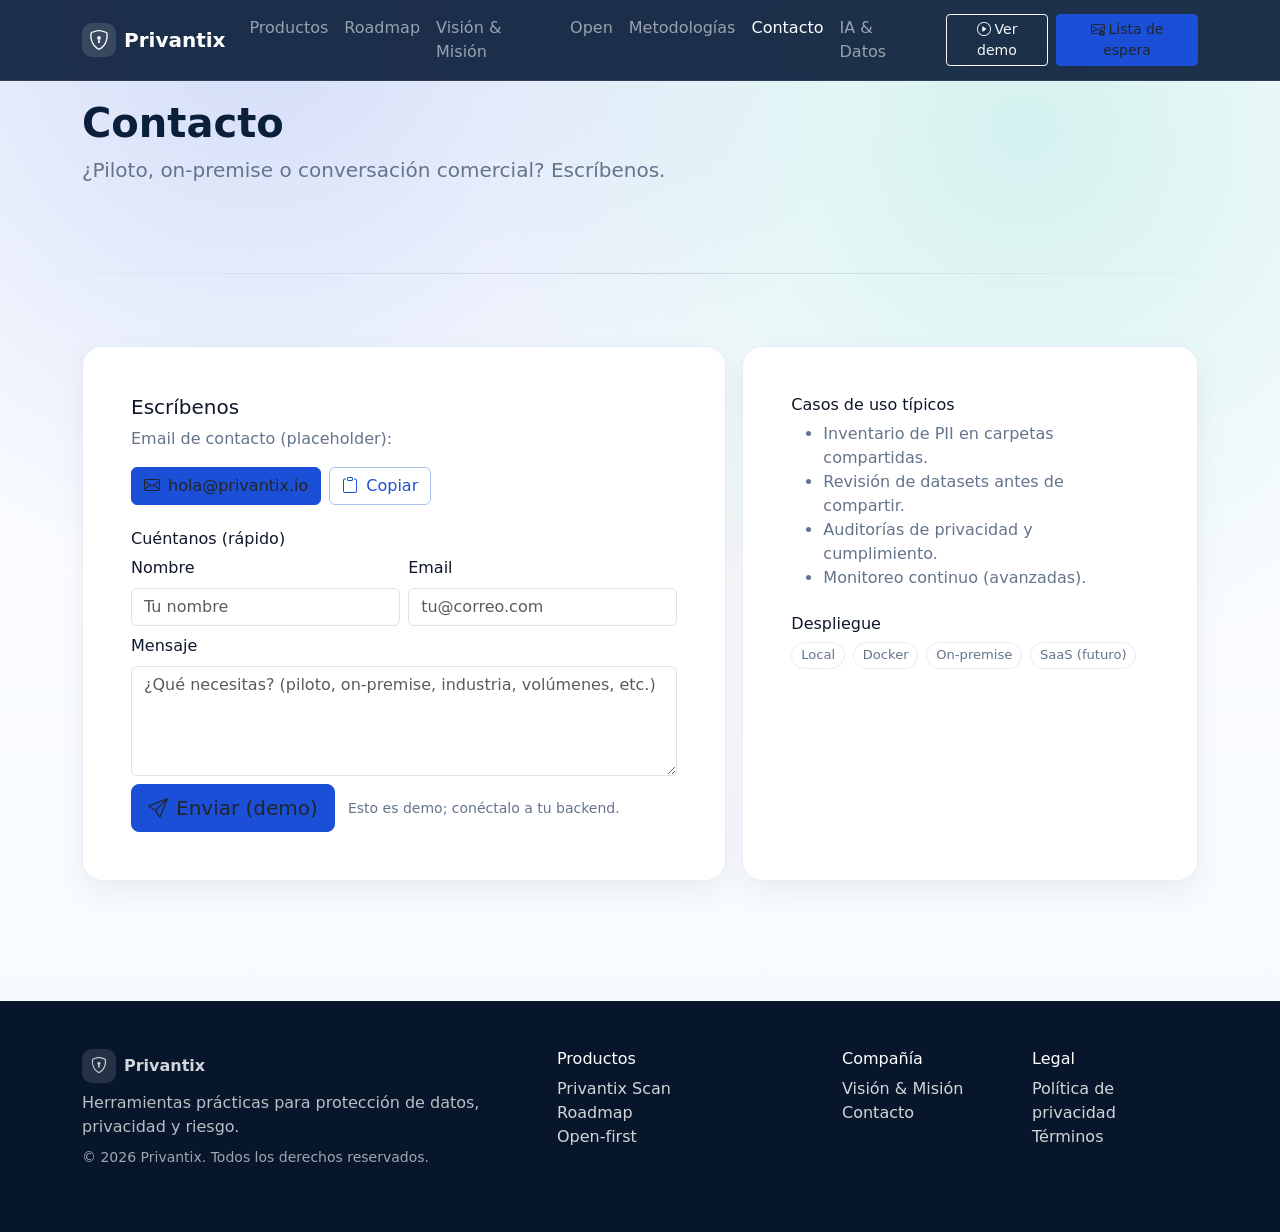
<file: privantix_site/contact.html>
<!doctype html>
<html lang="es">
<head>
  <meta charset="utf-8" />
  <meta name="viewport" content="width=device-width, initial-scale=1" />
  <title>Privantix — Contacto</title>
  <meta name="description" content="Contacto Privantix: pilotos, on-premise y conversaciones comerciales." />
  <link rel="icon" href="assets/img/logo.svg" type="image/svg+xml" />
  <link href="https://cdn.jsdelivr.net/npm/bootstrap@5.3.3/dist/css/bootstrap.min.css" rel="stylesheet" integrity="sha384-QWTKZyjpPEjISv5WaRU9OFeRpok6YctnYmDr5pNlyT2bRjXh0JMhjY6hW+ALEwIH" crossorigin="anonymous">
  <link rel="stylesheet" href="https://cdn.jsdelivr.net/npm/bootstrap-icons@1.11.3/font/bootstrap-icons.min.css">
  <link rel="stylesheet" href="assets/css/style.css">
</head>
<body>

<nav class="navbar navbar-expand-lg navbar-dark fixed-top" style="background: rgba(11,31,59,.92); border-bottom: 1px solid rgba(255,255,255,.08);">
  <div class="container">
    <a class="navbar-brand d-flex align-items-center gap-2" href="index.html">
      <span class="d-inline-flex align-items-center justify-content-center" style="width:34px;height:34px;border-radius:10px;background: rgba(255,255,255,.12);">
        <i class="bi bi-shield-lock" aria-hidden="true"></i>
      </span>
      <strong>Privantix</strong>
    </a>

    <button class="navbar-toggler" type="button" data-bs-toggle="collapse" data-bs-target="#nav" aria-controls="nav" aria-expanded="false" aria-label="Abrir navegación">
      <span class="navbar-toggler-icon"></span>
    </button>

    <div class="collapse navbar-collapse" id="nav">
      <ul class="navbar-nav ms-auto mb-2 mb-lg-0">
        <li class="nav-item"><a class="nav-link " href="product.html">Productos</a></li>
<li class="nav-item"><a class="nav-link " href="roadmap.html">Roadmap</a></li>
<li class="nav-item"><a class="nav-link " href="vision.html">Visión & Misión</a></li>
<li class="nav-item"><a class="nav-link " href="open.html">Open</a></li>
<li class="nav-item"><a class="nav-link" href="index.html#metodologias">Metodologías</a></li>
        <li class="nav-item"><a class="nav-link active" href="contact.html">Contacto</a></li>
      <li class="nav-item"><a class="nav-link" href="index.html#ia">IA & Datos</a></li>
      </ul>
      <div class="d-flex gap-2 ms-lg-3">
        <a class="btn btn-sm btn-outline-light" href="index.html#demo"><i class="bi bi-play-circle me-1"></i>Ver demo</a>
        <a class="btn btn-sm btn-privantix" href="index.html#waitlist"><i class="bi bi-envelope-check me-1"></i>Lista de espera</a>
      </div>
    </div>
  </div>
</nav>


<section class="hero">
  <div class="container">
    <h1 class="display-6 fw-bold" style="color: var(--px-navy);">Contacto</h1>
    <p class="lead" style="color: var(--px-muted);">¿Piloto, on-premise o conversación comercial? Escríbenos.</p>
  </div>
</section>

<div class="divider"></div>

<section class="section">
  <div class="container">
    <div class="row g-3">
      <div class="col-lg-7">
        <div class="product-card p-4 p-lg-5">
          <h5 class="mb-2">Escríbenos</h5>
          <p style="color: var(--px-muted);">Email de contacto (placeholder):</p>
          <div class="d-flex gap-2 flex-wrap">
            <a class="btn btn-privantix" href="mailto:hola@privantix.io"><i class="bi bi-envelope me-2"></i>hola@privantix.io</a>
            <a class="btn btn-outline-privantix" href="#" onclick="copyEmail(event)"><i class="bi bi-clipboard me-2"></i>Copiar</a>
          </div>

          <div class="mt-4">
            <h6 class="mb-2">Cuéntanos (rápido)</h6>
            <form class="row g-2" onsubmit="waitlistSubmit(event)">
              <div class="col-md-6">
                <label class="form-label" for="c_nombre">Nombre</label>
                <input class="form-control" id="c_nombre" required placeholder="Tu nombre" />
              </div>
              <div class="col-md-6">
                <label class="form-label" for="c_email">Email</label>
                <input class="form-control" id="c_email" required type="email" placeholder="tu@correo.com" />
              </div>
              <div class="col-12">
                <label class="form-label" for="c_msg">Mensaje</label>
                <textarea class="form-control" id="c_msg" rows="4" placeholder="¿Qué necesitas? (piloto, on-premise, industria, volúmenes, etc.)"></textarea>
              </div>
              <div class="col-12 mt-2">
                <button class="btn btn-privantix btn-lg" type="submit"><i class="bi bi-send me-2"></i>Enviar (demo)</button>
                <span class="ms-2 small" style="color: var(--px-muted);">Esto es demo; conéctalo a tu backend.</span>
              </div>
            </form>
          </div>

        </div>
      </div>

      <div class="col-lg-5">
        <div class="quote-card p-4 p-lg-5">
          <h6 class="mb-2">Casos de uso típicos</h6>
          <ul style="color: var(--px-muted);" class="mb-0">
            <li>Inventario de PII en carpetas compartidas.</li>
            <li>Revisión de datasets antes de compartir.</li>
            <li>Auditorías de privacidad y cumplimiento.</li>
            <li>Monitoreo continuo (avanzadas).</li>
          </ul>
          <div class="mt-4">
            <h6 class="mb-2">Despliegue</h6>
            <div class="d-flex flex-wrap gap-2">
              <span class="tag">Local</span>
              <span class="tag">Docker</span>
              <span class="tag">On-premise</span>
              <span class="tag">SaaS (futuro)</span>
            </div>
          </div>
        </div>
      </div>

    </div>
  </div>
</section>


<footer class="footer py-5 mt-5">
  <div class="container">
    <div class="row g-4">
      <div class="col-lg-5">
        <div class="d-flex align-items-center gap-2 mb-2">
          <span class="d-inline-flex align-items-center justify-content-center" style="width:34px;height:34px;border-radius:10px;background: rgba(255,255,255,.12);">
            <i class="bi bi-shield-lock" aria-hidden="true"></i>
          </span>
          <strong>Privantix</strong>
        </div>
        <p class="mb-0" style="color: rgba(255,255,255,.72);">Herramientas prácticas para protección de datos, privacidad y riesgo.</p>
        <p class="mt-2 small" style="color: rgba(255,255,255,.62);">© <span id="year"></span> Privantix. Todos los derechos reservados.</p>
      </div>
      <div class="col-6 col-lg-3">
        <h6 class="text-white">Productos</h6>
        <ul class="list-unstyled mb-0">
          <li><a href="product.html">Privantix Scan</a></li>
          <li><a href="roadmap.html">Roadmap</a></li>
          <li><a href="open.html">Open-first</a></li>
        </ul>
      </div>
      <div class="col-6 col-lg-2">
        <h6 class="text-white">Compañía</h6>
        <ul class="list-unstyled mb-0">
          <li><a href="vision.html">Visión & Misión</a></li>
          <li><a href="contact.html">Contacto</a></li>
        </ul>
      </div>
      <div class="col-lg-2">
        <h6 class="text-white">Legal</h6>
        <ul class="list-unstyled mb-0">
          <li><a href="legal/privacy.html">Política de privacidad</a></li>
          <li><a href="legal/terms.html">Términos</a></li>
        </ul>
      </div>
    </div>
  </div>
</footer>

<div class="toast-container position-fixed bottom-0 end-0 p-3">
  <div id="liveToast" class="toast" role="alert" aria-live="assertive" aria-atomic="true">
    <div class="toast-header">
      <strong class="me-auto">Privantix</strong>
      <small>listo</small>
      <button type="button" class="btn-close" data-bs-dismiss="toast" aria-label="Cerrar"></button>
    </div>
    <div class="toast-body">Listo.</div>
  </div>
</div>

<script src="https://cdn.jsdelivr.net/npm/bootstrap@5.3.3/dist/js/bootstrap.bundle.min.js" integrity="sha384-YvpcrYf0tY3lHB60NNkmXc5s9fDVZLESaAA55NDzOxhy9GkcIdslK1eN7N6jIeHz" crossorigin="anonymous"></script>
<script src="assets/js/main.js"></script>
</body>
</html>
</file>
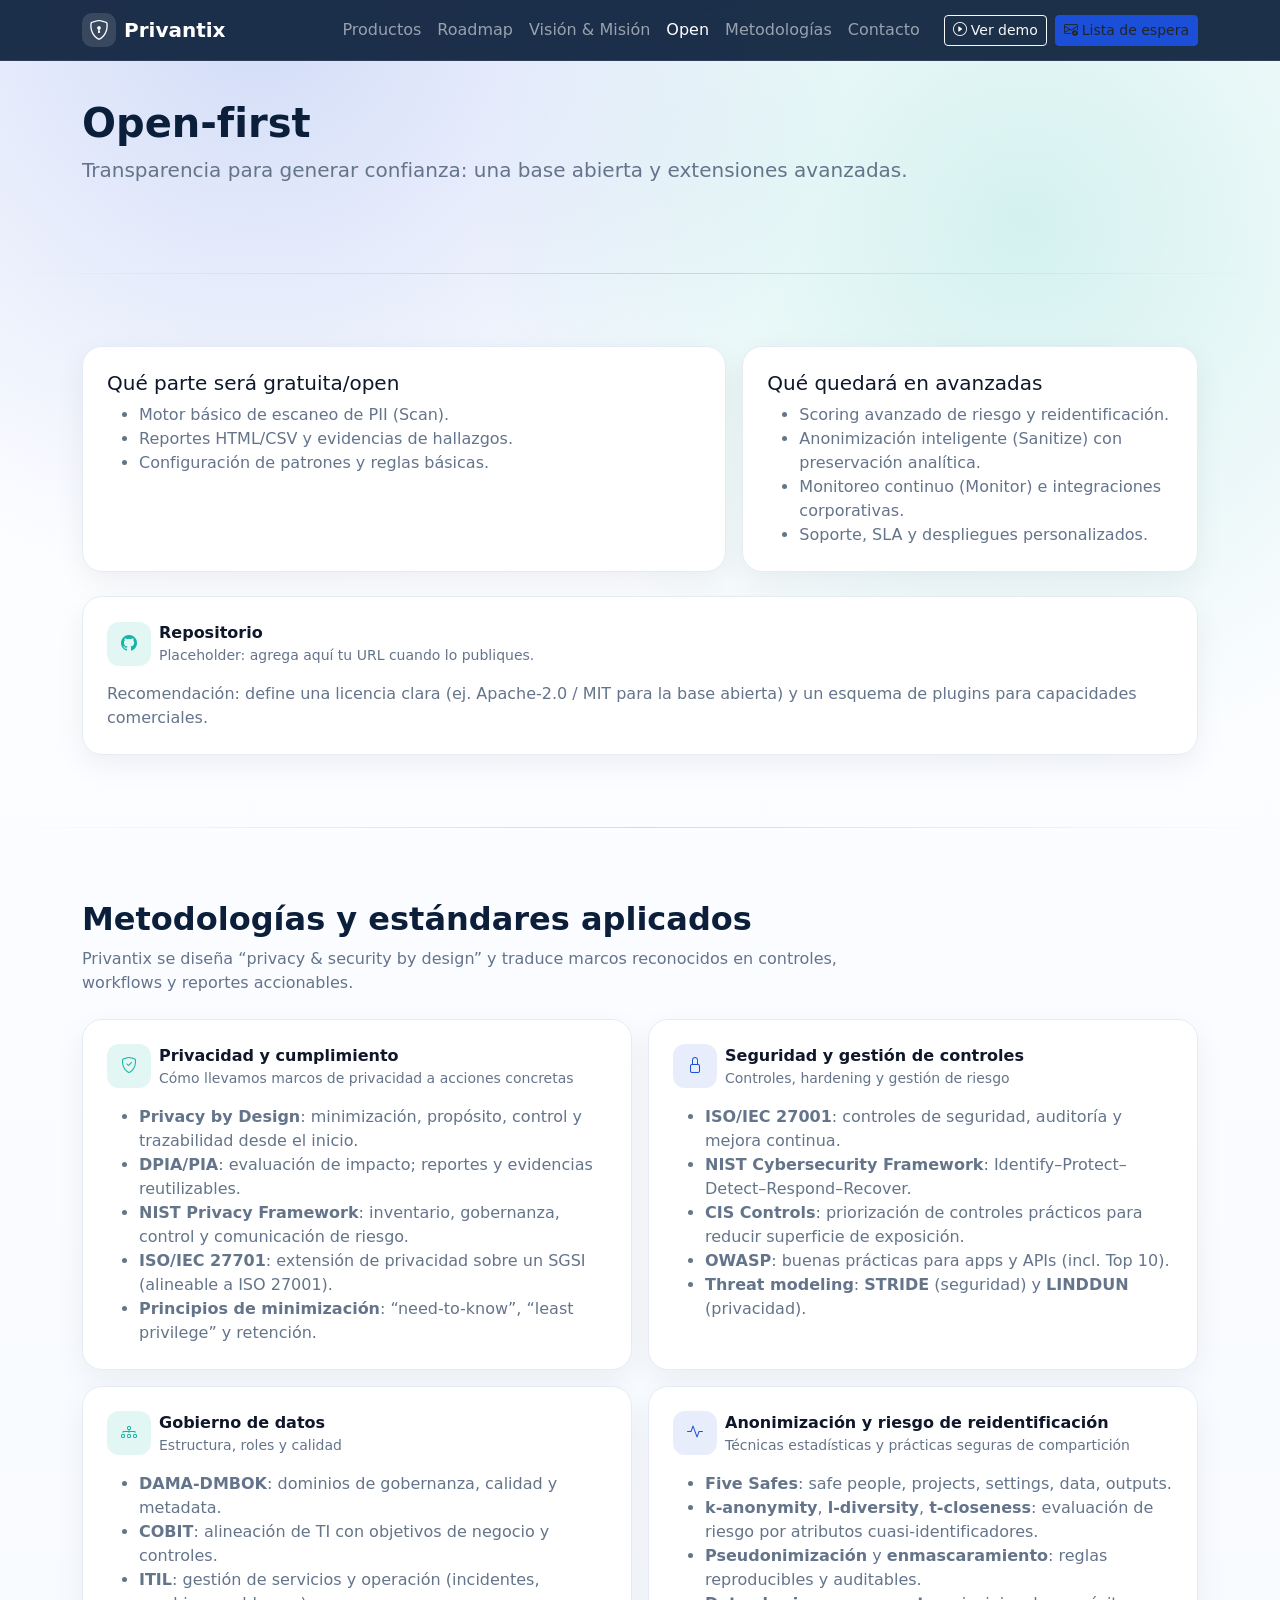
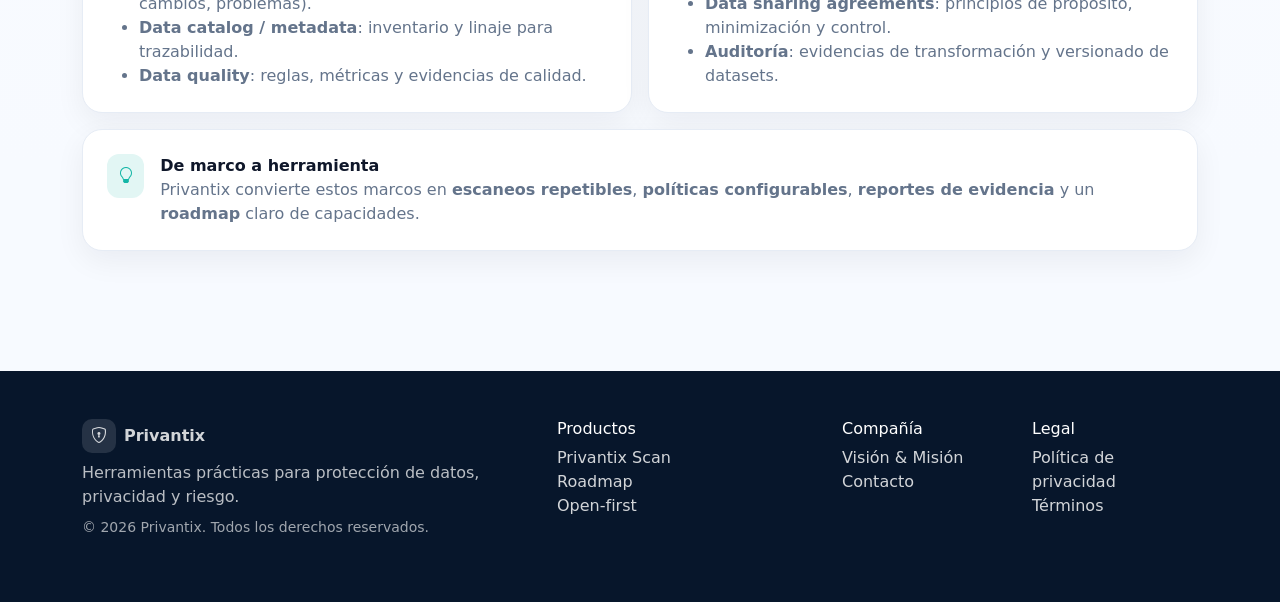
<file: privantix_site/open.html>
<!doctype html>
<html lang="es">
<head>
  <meta charset="utf-8" />
  <meta name="viewport" content="width=device-width, initial-scale=1" />
  <title>Privantix — Open-first</title>
  <meta name="description" content="Privantix open-first: base abierta + módulos avanzadas." />
  <link rel="icon" href="assets/img/logo.svg" type="image/svg+xml" />
  <link href="https://cdn.jsdelivr.net/npm/bootstrap@5.3.3/dist/css/bootstrap.min.css" rel="stylesheet" integrity="sha384-QWTKZyjpPEjISv5WaRU9OFeRpok6YctnYmDr5pNlyT2bRjXh0JMhjY6hW+ALEwIH" crossorigin="anonymous">
  <link rel="stylesheet" href="https://cdn.jsdelivr.net/npm/bootstrap-icons@1.11.3/font/bootstrap-icons.min.css">
  <link rel="stylesheet" href="assets/css/style.css">
</head>
<body>

<nav class="navbar navbar-expand-lg navbar-dark fixed-top" style="background: rgba(11,31,59,.92); border-bottom: 1px solid rgba(255,255,255,.08);">
  <div class="container">
    <a class="navbar-brand d-flex align-items-center gap-2" href="index.html">
      <span class="d-inline-flex align-items-center justify-content-center" style="width:34px;height:34px;border-radius:10px;background: rgba(255,255,255,.12);">
        <i class="bi bi-shield-lock" aria-hidden="true"></i>
      </span>
      <strong>Privantix</strong>
    </a>

    <button class="navbar-toggler" type="button" data-bs-toggle="collapse" data-bs-target="#nav" aria-controls="nav" aria-expanded="false" aria-label="Abrir navegación">
      <span class="navbar-toggler-icon"></span>
    </button>

    <div class="collapse navbar-collapse" id="nav">
      <ul class="navbar-nav ms-auto mb-2 mb-lg-0">
        <li class="nav-item"><a class="nav-link " href="product.html">Productos</a></li>
<li class="nav-item"><a class="nav-link " href="roadmap.html">Roadmap</a></li>
<li class="nav-item"><a class="nav-link " href="vision.html">Visión & Misión</a></li>
<li class="nav-item"><a class="nav-link active" href="open.html">Open</a></li>
<li class="nav-item"><a class="nav-link" href="index.html#metodologias">Metodologías</a></li>
        <li class="nav-item"><a class="nav-link " href="contact.html">Contacto</a></li>
      </ul>
      <div class="d-flex gap-2 ms-lg-3">
        <a class="btn btn-sm btn-outline-light" href="index.html#demo"><i class="bi bi-play-circle me-1"></i>Ver demo</a>
        <a class="btn btn-sm btn-privantix" href="index.html#waitlist"><i class="bi bi-envelope-check me-1"></i>Lista de espera</a>
      </div>
    </div>
  </div>
</nav>


<section class="hero">
  <div class="container">
    <h1 class="display-6 fw-bold" style="color: var(--px-navy);">Open-first</h1>
    <p class="lead" style="color: var(--px-muted);">Transparencia para generar confianza: una base abierta y extensiones avanzadas.</p>
  </div>
</section>

<div class="divider"></div>

<section class="section">
  <div class="container">
    <div class="row g-3">
      <div class="col-lg-7">
        <div class="quote-card p-4">
          <h5 class="mb-2">Qué parte será gratuita/open</h5>
          <ul style="color: var(--px-muted);" class="mb-0">
            <li>Motor básico de escaneo de PII (Scan).</li>
            <li>Reportes HTML/CSV y evidencias de hallazgos.</li>
            <li>Configuración de patrones y reglas básicas.</li>
          </ul>
        </div>
      </div>
      <div class="col-lg-5">
        <div class="product-card p-4">
          <h5 class="mb-2">Qué quedará en avanzadas</h5>
          <ul style="color: var(--px-muted);" class="mb-0">
            <li>Scoring avanzado de riesgo y reidentificación.</li>
            <li>Anonimización inteligente (Sanitize) con preservación analítica.</li>
            <li>Monitoreo continuo (Monitor) e integraciones corporativas.</li>
            <li>Soporte, SLA y despliegues personalizados.</li>
          </ul>
        </div>
      </div>
    </div>

    <div class="row g-3 mt-2">
      <div class="col-12">
        <div class="product-card p-4">
          <div class="d-flex align-items-center gap-2">
            <span class="icon-badge teal"><i class="bi bi-github"></i></span>
            <div>
              <div class="fw-semibold">Repositorio</div>
              <div class="small" style="color: var(--px-muted);">Placeholder: agrega aquí tu URL cuando lo publiques.</div>
            </div>
          </div>
          <div class="mt-3" style="color: var(--px-muted);">
            Recomendación: define una licencia clara (ej. Apache-2.0 / MIT para la base abierta) y un esquema de plugins para capacidades comerciales.
          </div>
        </div>
      </div>
    </div>
  </div>
</section>



<div class="divider"></div>

<section class="section" id="metodologias">
  <div class="container">
    <div class="row mb-4">
      <div class="col-lg-9">
        <h2 class="section-title fw-bold">Metodologías y estándares aplicados</h2>
        <p class="section-subtitle mb-0">
          Privantix se diseña “privacy & security by design” y traduce marcos reconocidos en controles, workflows y reportes accionables.
        </p>
      </div>
    </div>

    <div class="row g-3">
      <div class="col-lg-6">
        <div class="product-card p-4">
          <div class="d-flex align-items-center gap-2">
            <span class="icon-badge teal"><i class="bi bi-shield-check" aria-hidden="true"></i></span>
            <div>
              <div class="fw-semibold">Privacidad y cumplimiento</div>
              <div class="small" style="color: var(--px-muted);">Cómo llevamos marcos de privacidad a acciones concretas</div>
            </div>
          </div>
          <ul class="mt-3 mb-0" style="color: var(--px-muted);">
            <li><strong>Privacy by Design</strong>: minimización, propósito, control y trazabilidad desde el inicio.</li>
            <li><strong>DPIA/PIA</strong>: evaluación de impacto; reportes y evidencias reutilizables.</li>
            <li><strong>NIST Privacy Framework</strong>: inventario, gobernanza, control y comunicación de riesgo.</li>
            <li><strong>ISO/IEC 27701</strong>: extensión de privacidad sobre un SGSI (alineable a ISO 27001).</li>
            <li><strong>Principios de minimización</strong>: “need-to-know”, “least privilege” y retención.</li>
          </ul>
        </div>
      </div>

      <div class="col-lg-6">
        <div class="product-card p-4">
          <div class="d-flex align-items-center gap-2">
            <span class="icon-badge"><i class="bi bi-lock" aria-hidden="true"></i></span>
            <div>
              <div class="fw-semibold">Seguridad y gestión de controles</div>
              <div class="small" style="color: var(--px-muted);">Controles, hardening y gestión de riesgo</div>
            </div>
          </div>
          <ul class="mt-3 mb-0" style="color: var(--px-muted);">
            <li><strong>ISO/IEC 27001</strong>: controles de seguridad, auditoría y mejora continua.</li>
            <li><strong>NIST Cybersecurity Framework</strong>: Identify–Protect–Detect–Respond–Recover.</li>
            <li><strong>CIS Controls</strong>: priorización de controles prácticos para reducir superficie de exposición.</li>
            <li><strong>OWASP</strong>: buenas prácticas para apps y APIs (incl. Top 10).</li>
            <li><strong>Threat modeling</strong>: <strong>STRIDE</strong> (seguridad) y <strong>LINDDUN</strong> (privacidad).</li>
          </ul>
        </div>
      </div>

      <div class="col-lg-6">
        <div class="product-card p-4">
          <div class="d-flex align-items-center gap-2">
            <span class="icon-badge teal"><i class="bi bi-diagram-3" aria-hidden="true"></i></span>
            <div>
              <div class="fw-semibold">Gobierno de datos</div>
              <div class="small" style="color: var(--px-muted);">Estructura, roles y calidad</div>
            </div>
          </div>
          <ul class="mt-3 mb-0" style="color: var(--px-muted);">
            <li><strong>DAMA-DMBOK</strong>: dominios de gobernanza, calidad y metadata.</li>
            <li><strong>COBIT</strong>: alineación de TI con objetivos de negocio y controles.</li>
            <li><strong>ITIL</strong>: gestión de servicios y operación (incidentes, cambios, problemas).</li>
            <li><strong>Data catalog / metadata</strong>: inventario y linaje para trazabilidad.</li>
            <li><strong>Data quality</strong>: reglas, métricas y evidencias de calidad.</li>
          </ul>
        </div>
      </div>

      <div class="col-lg-6">
        <div class="product-card p-4">
          <div class="d-flex align-items-center gap-2">
            <span class="icon-badge"><i class="bi bi-activity" aria-hidden="true"></i></span>
            <div>
              <div class="fw-semibold">Anonimización y riesgo de reidentificación</div>
              <div class="small" style="color: var(--px-muted);">Técnicas estadísticas y prácticas seguras de compartición</div>
            </div>
          </div>
          <ul class="mt-3 mb-0" style="color: var(--px-muted);">
            <li><strong>Five Safes</strong>: safe people, projects, settings, data, outputs.</li>
            <li><strong>k-anonymity</strong>, <strong>l-diversity</strong>, <strong>t-closeness</strong>: evaluación de riesgo por atributos cuasi-identificadores.</li>
            <li><strong>Pseudonimización</strong> y <strong>enmascaramiento</strong>: reglas reproducibles y auditables.</li>
            <li><strong>Data sharing agreements</strong>: principios de propósito, minimización y control.</li>
            <li><strong>Auditoría</strong>: evidencias de transformación y versionado de datasets.</li>
          </ul>
        </div>
      </div>

      <div class="col-12">
        <div class="quote-card p-4">
          <div class="d-flex align-items-start gap-3">
            <span class="icon-badge teal"><i class="bi bi-lightbulb" aria-hidden="true"></i></span>
            <div>
              <div class="fw-semibold">De marco a herramienta</div>
              <div style="color: var(--px-muted);">
                Privantix convierte estos marcos en <strong>escaneos repetibles</strong>, <strong>políticas configurables</strong>,
                <strong>reportes de evidencia</strong> y un <strong>roadmap</strong> claro de capacidades.
              </div>
            </div>
          </div>
        </div>
      </div>

    </div>
  </div>
</section>


<footer class="footer py-5 mt-5">
  <div class="container">
    <div class="row g-4">
      <div class="col-lg-5">
        <div class="d-flex align-items-center gap-2 mb-2">
          <span class="d-inline-flex align-items-center justify-content-center" style="width:34px;height:34px;border-radius:10px;background: rgba(255,255,255,.12);">
            <i class="bi bi-shield-lock" aria-hidden="true"></i>
          </span>
          <strong>Privantix</strong>
        </div>
        <p class="mb-0" style="color: rgba(255,255,255,.72);">Herramientas prácticas para protección de datos, privacidad y riesgo.</p>
        <p class="mt-2 small" style="color: rgba(255,255,255,.62);">© <span id="year"></span> Privantix. Todos los derechos reservados.</p>
      </div>
      <div class="col-6 col-lg-3">
        <h6 class="text-white">Productos</h6>
        <ul class="list-unstyled mb-0">
          <li><a href="product.html">Privantix Scan</a></li>
          <li><a href="roadmap.html">Roadmap</a></li>
          <li><a href="open.html">Open-first</a></li>
        </ul>
      </div>
      <div class="col-6 col-lg-2">
        <h6 class="text-white">Compañía</h6>
        <ul class="list-unstyled mb-0">
          <li><a href="vision.html">Visión & Misión</a></li>
          <li><a href="contact.html">Contacto</a></li>
        </ul>
      </div>
      <div class="col-lg-2">
        <h6 class="text-white">Legal</h6>
        <ul class="list-unstyled mb-0">
          <li><a href="legal/privacy.html">Política de privacidad</a></li>
          <li><a href="legal/terms.html">Términos</a></li>
        </ul>
      </div>
    </div>
  </div>
</footer>

<div class="toast-container position-fixed bottom-0 end-0 p-3">
  <div id="liveToast" class="toast" role="alert" aria-live="assertive" aria-atomic="true">
    <div class="toast-header">
      <strong class="me-auto">Privantix</strong>
      <small>listo</small>
      <button type="button" class="btn-close" data-bs-dismiss="toast" aria-label="Cerrar"></button>
    </div>
    <div class="toast-body">Listo.</div>
  </div>
</div>

<script src="https://cdn.jsdelivr.net/npm/bootstrap@5.3.3/dist/js/bootstrap.bundle.min.js" integrity="sha384-YvpcrYf0tY3lHB60NNkmXc5s9fDVZLESaAA55NDzOxhy9GkcIdslK1eN7N6jIeHz" crossorigin="anonymous"></script>
<script src="assets/js/main.js"></script>
</body>
</html>
</file>
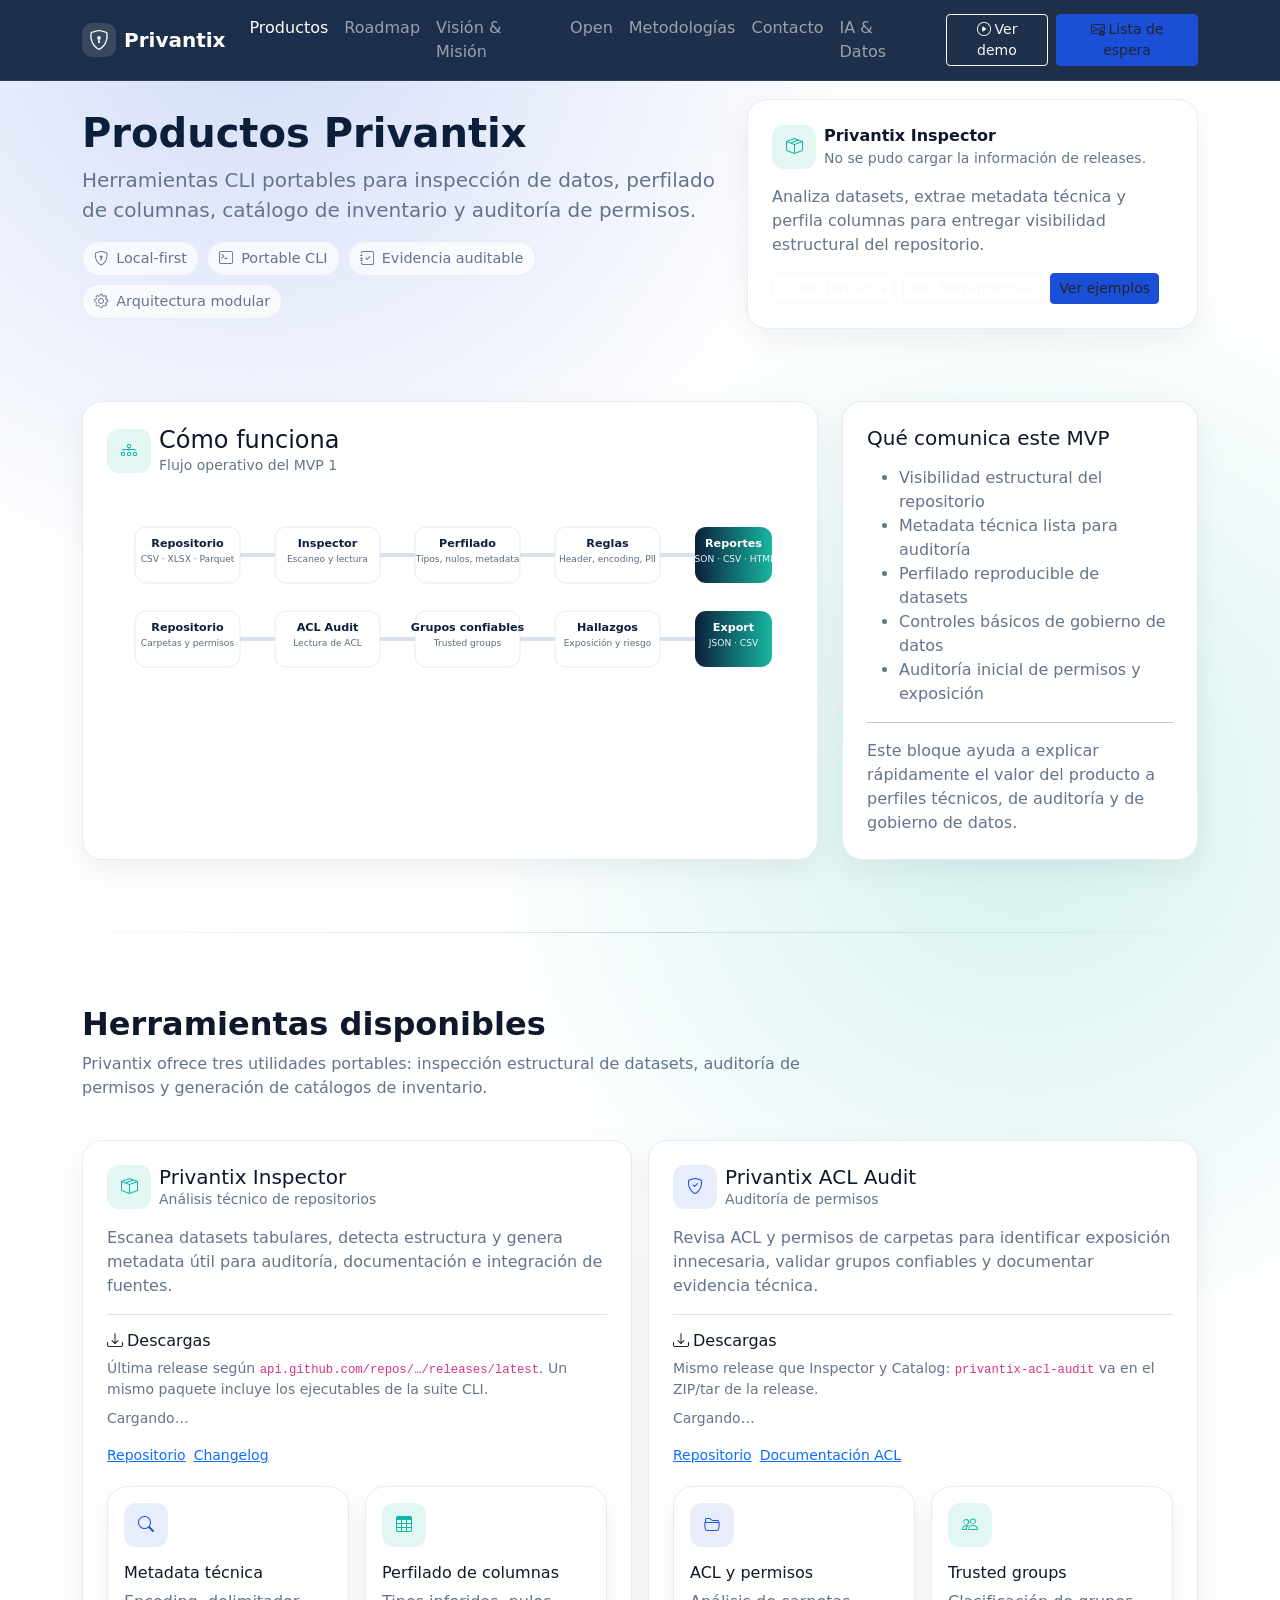
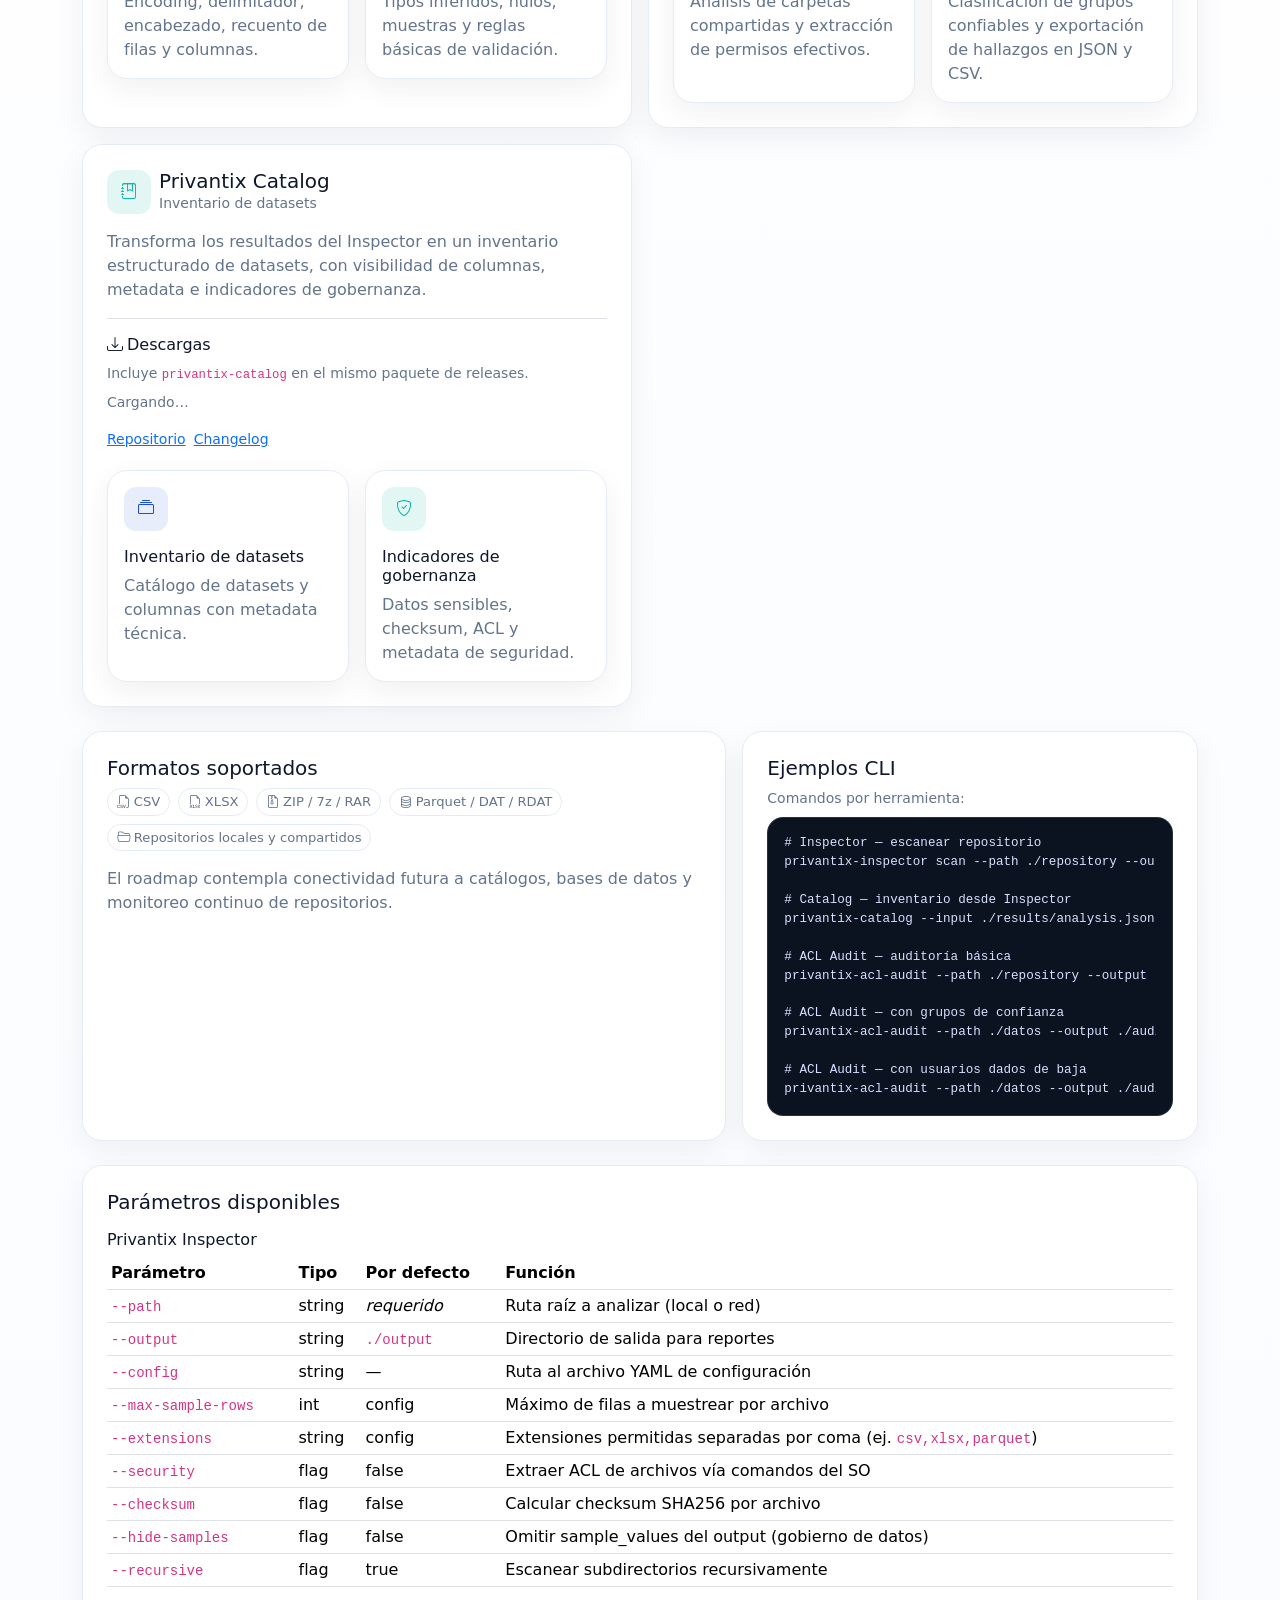
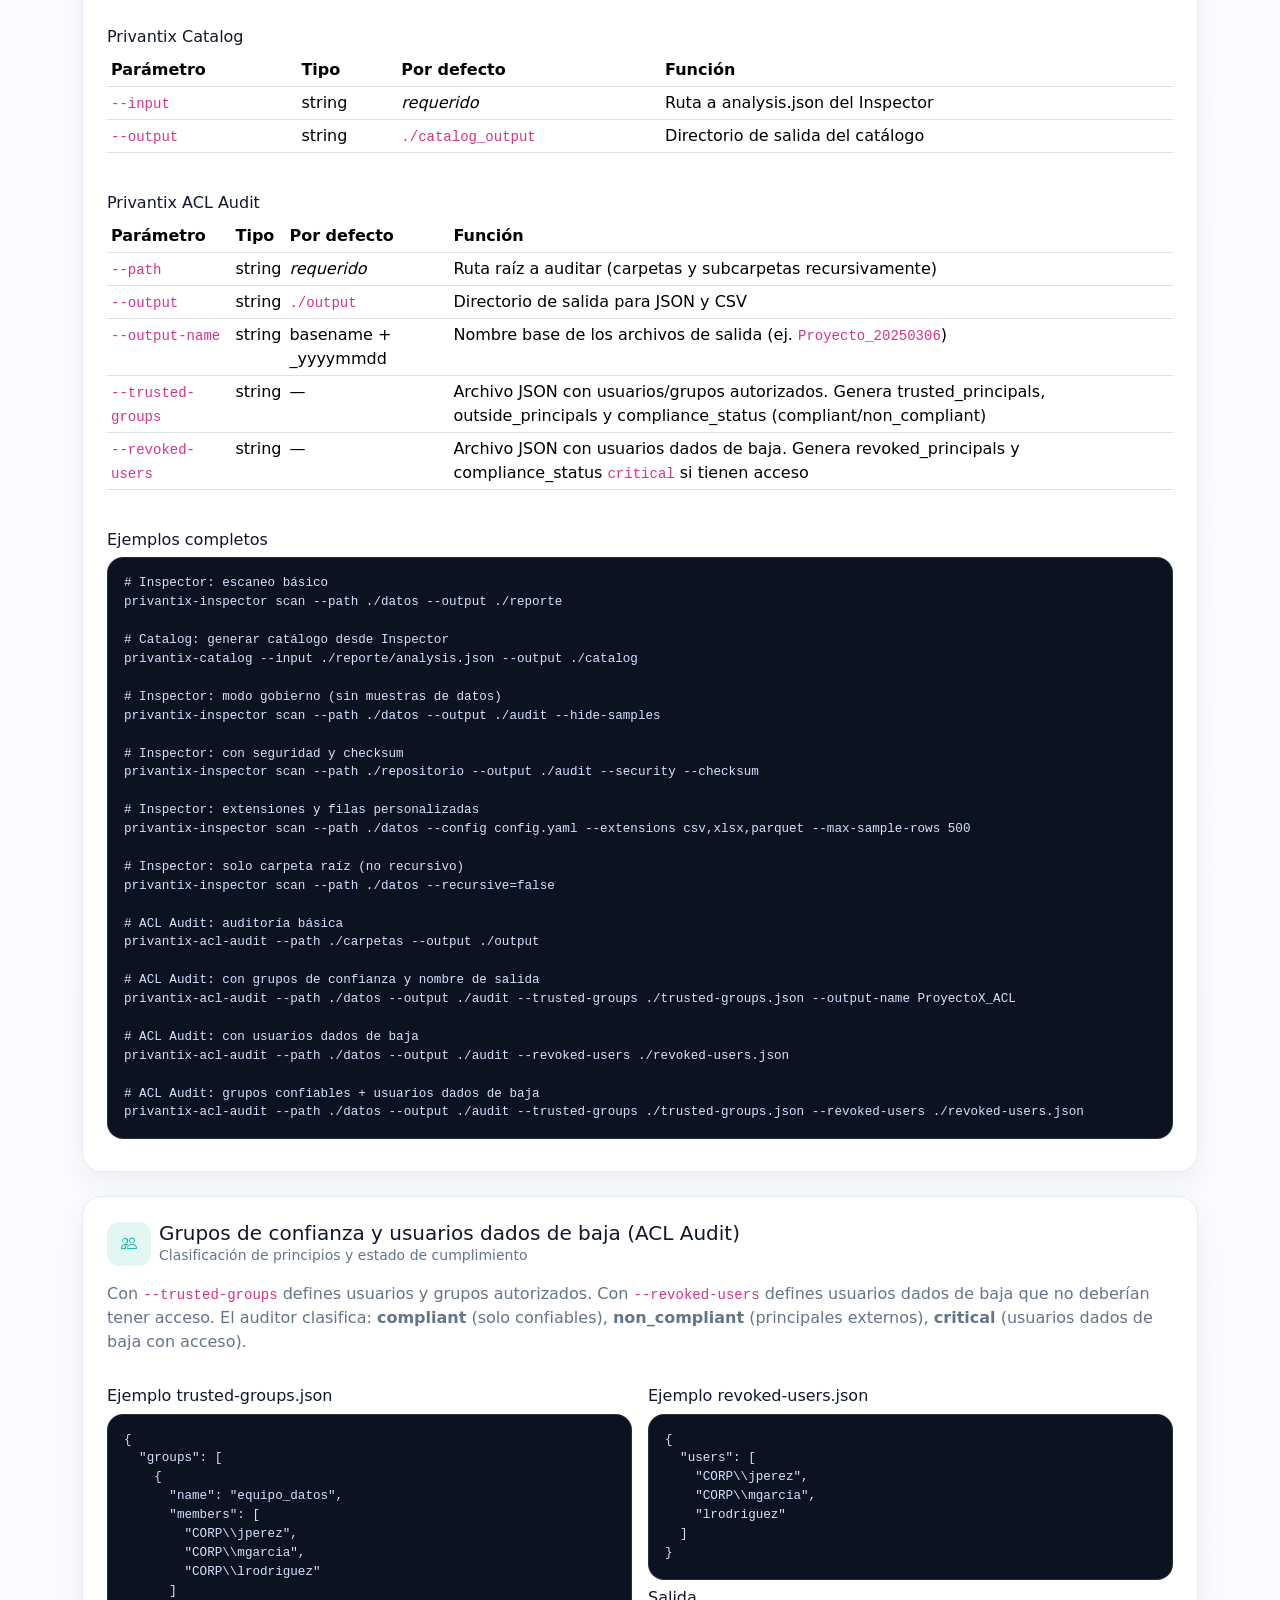
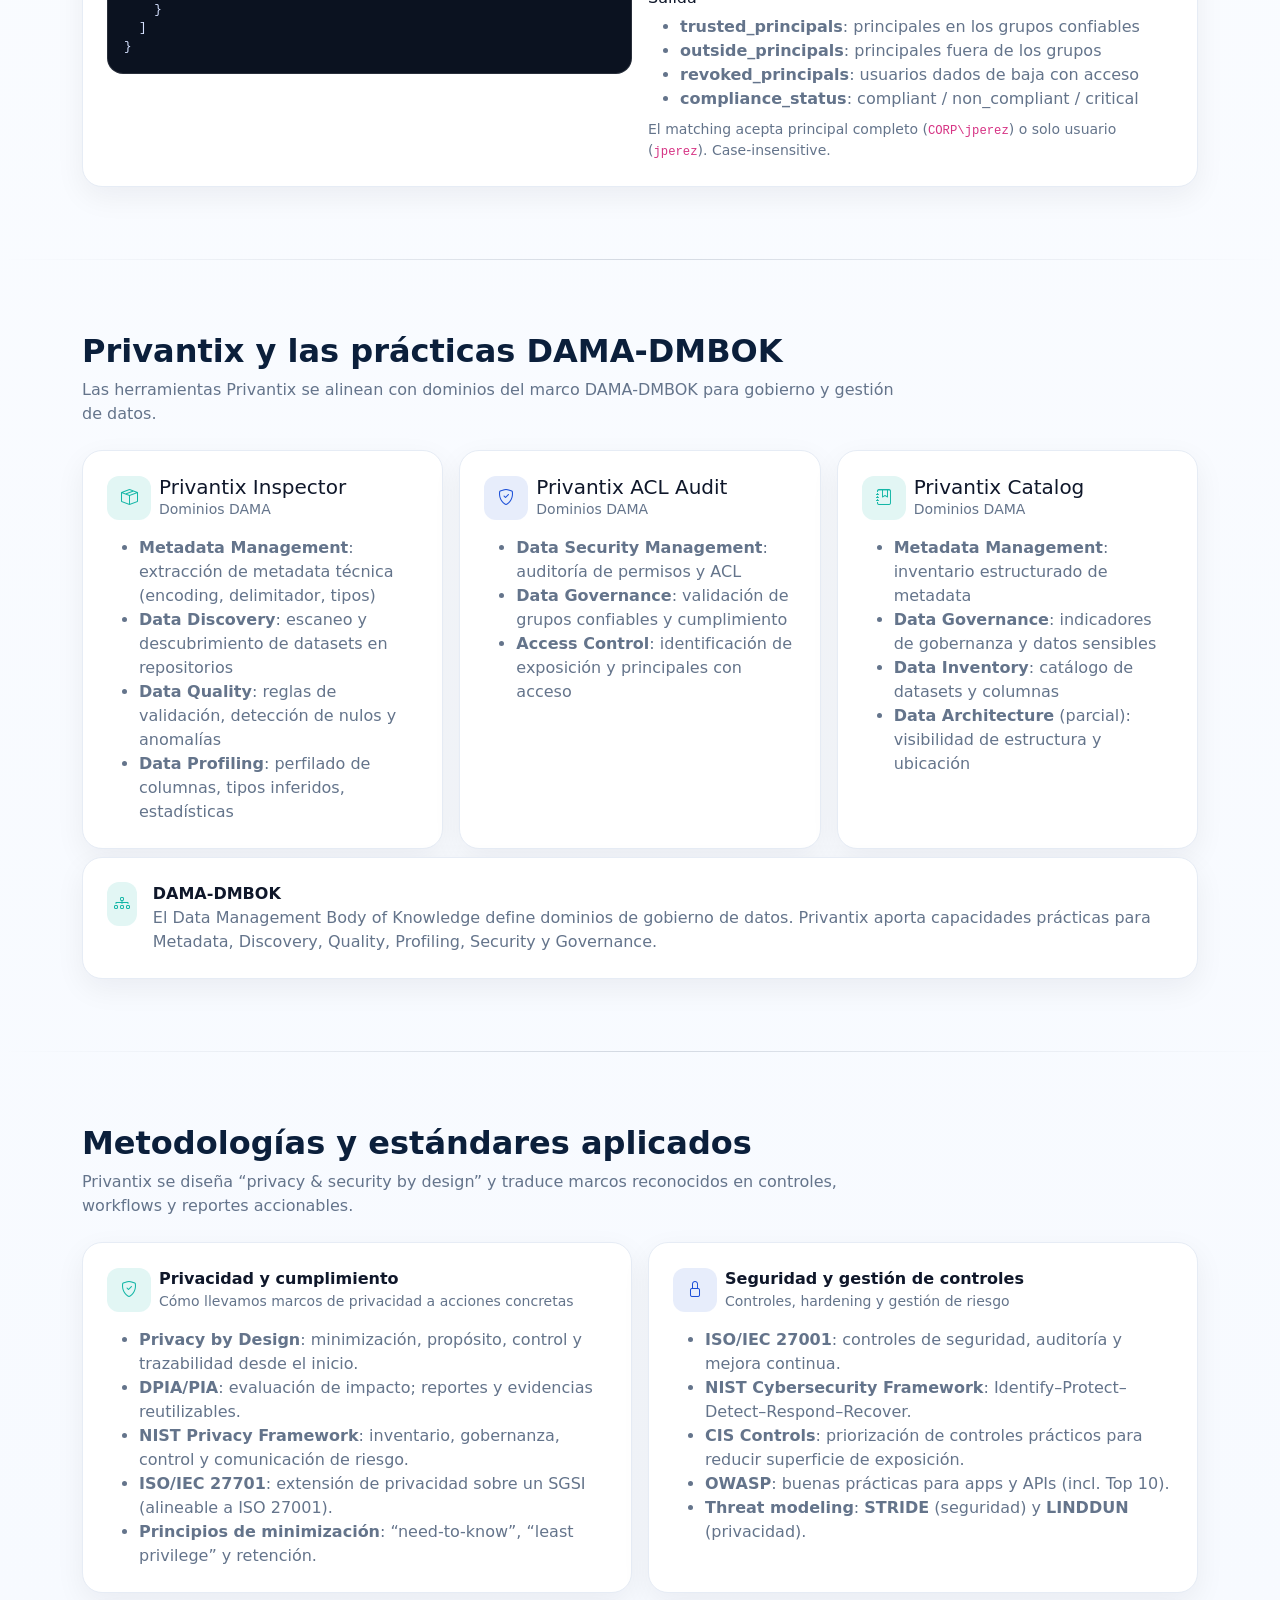
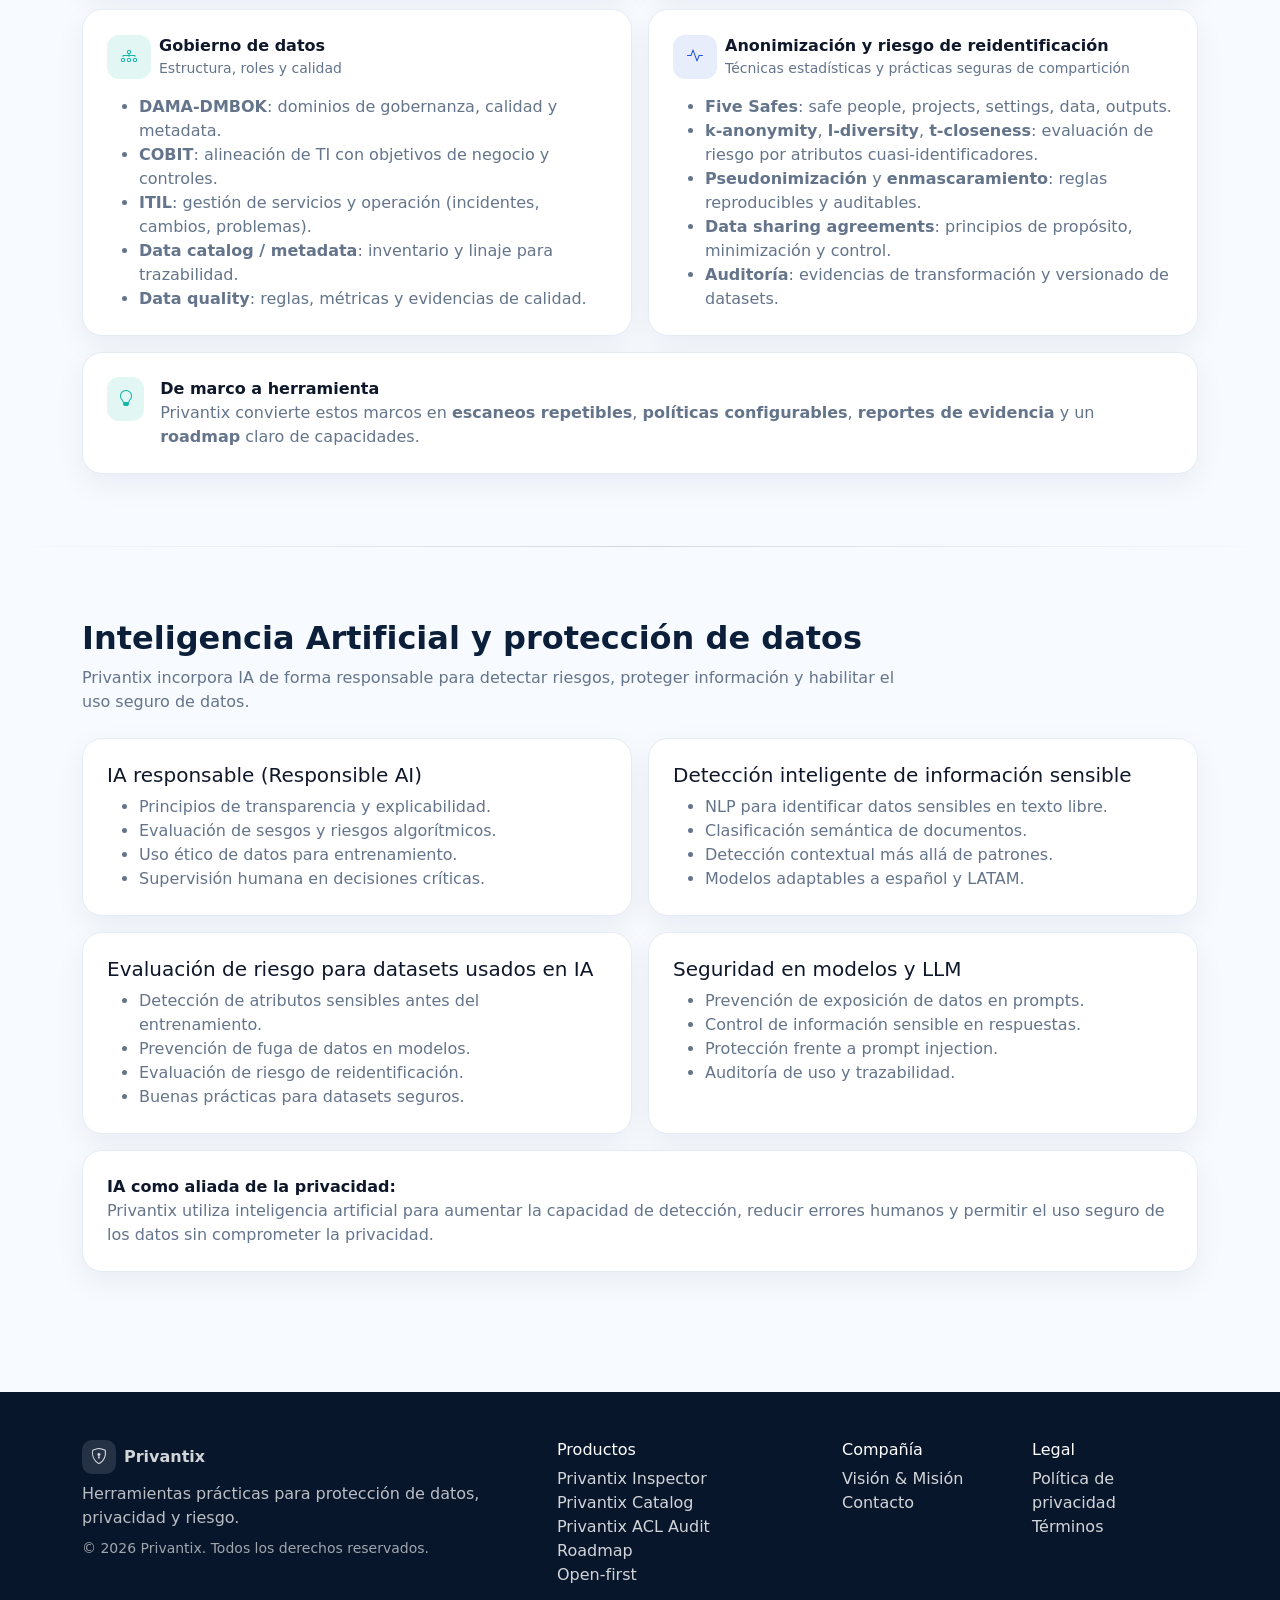
<file: privantix_site/product.html>
<!doctype html>
<html lang="es">
<head>
  <meta charset="utf-8" />
  <meta name="viewport" content="width=device-width, initial-scale=1" />
  <title>Privantix — Productos</title>
  <meta name="description" content="Privantix: suite modular para detectar PII, medir riesgo y sanitizar información." />
  <link rel="icon" href="assets/img/logo.svg" type="image/svg+xml" />
  <link href="https://cdn.jsdelivr.net/npm/bootstrap@5.3.3/dist/css/bootstrap.min.css" rel="stylesheet" integrity="sha384-QWTKZyjpPEjISv5WaRU9OFeRpok6YctnYmDr5pNlyT2bRjXh0JMhjY6hW+ALEwIH" crossorigin="anonymous">
  <link rel="stylesheet" href="https://cdn.jsdelivr.net/npm/bootstrap-icons@1.11.3/font/bootstrap-icons.min.css">
  <link rel="stylesheet" href="assets/css/style.css">
</head>
<body>

<nav class="navbar navbar-expand-lg navbar-dark fixed-top" style="background: rgba(11,31,59,.92); border-bottom: 1px solid rgba(255,255,255,.08);">
  <div class="container">
    <a class="navbar-brand d-flex align-items-center gap-2" href="index.html">
      <span class="d-inline-flex align-items-center justify-content-center" style="width:34px;height:34px;border-radius:10px;background: rgba(255,255,255,.12);">
        <i class="bi bi-shield-lock" aria-hidden="true"></i>
      </span>
      <strong>Privantix</strong>
    </a>

    <button class="navbar-toggler" type="button" data-bs-toggle="collapse" data-bs-target="#nav" aria-controls="nav" aria-expanded="false" aria-label="Abrir navegación">
      <span class="navbar-toggler-icon"></span>
    </button>

    <div class="collapse navbar-collapse" id="nav">
      <ul class="navbar-nav ms-auto mb-2 mb-lg-0">
        <li class="nav-item"><a class="nav-link active" href="product.html">Productos</a></li>
<li class="nav-item"><a class="nav-link " href="roadmap.html">Roadmap</a></li>
<li class="nav-item"><a class="nav-link " href="vision.html">Visión & Misión</a></li>
<li class="nav-item"><a class="nav-link " href="open.html">Open</a></li>
<li class="nav-item"><a class="nav-link" href="index.html#metodologias">Metodologías</a></li>
        <li class="nav-item"><a class="nav-link " href="contact.html">Contacto</a></li>
      <li class="nav-item"><a class="nav-link" href="index.html#ia">IA & Datos</a></li>
      </ul>
      <div class="d-flex gap-2 ms-lg-3">
        <a class="btn btn-sm btn-outline-light" href="index.html#demo"><i class="bi bi-play-circle me-1"></i>Ver demo</a>
        <a class="btn btn-sm btn-privantix" href="index.html#waitlist"><i class="bi bi-envelope-check me-1"></i>Lista de espera</a>
      </div>
    </div>
  </div>
</nav>


<!-- PRODUCT HERO START -->
<section class="hero">
  <div class="container">
    <div class="row g-4 align-items-center">
      <div class="col-lg-7">
        <h1 class="display-6 fw-bold" style="color: var(--px-navy);">Productos Privantix</h1>
        <p class="lead" style="color: var(--px-muted);">Herramientas CLI portables para inspección de datos, perfilado de columnas, catálogo de inventario y auditoría de permisos.</p>
        <div class="d-flex flex-wrap gap-2">
          <span class="pill"><i class="bi bi-shield-lock"></i>Local-first</span>
          <span class="pill"><i class="bi bi-terminal"></i>Portable CLI</span>
          <span class="pill"><i class="bi bi-journal-check"></i>Evidencia auditable</span>
          <span class="pill"><i class="bi bi-gear"></i>Arquitectura modular</span>
        </div>
      </div>
      <div class="col-lg-5">
        <div class="product-card p-4">
          <div class="d-flex align-items-center gap-2">
            <span class="icon-badge teal"><i class="bi bi-box-seam"></i></span>
            <div>
              <div class="fw-semibold">Privantix Inspector</div>
              <div class="small" id="product-hero-release-line" style="color: var(--px-muted);">Consultando última versión en GitHub…</div>
            </div>
          </div>
          <p class="mt-3 mb-3" style="color: var(--px-muted);">Analiza datasets, extrae metadata técnica y perfila columnas para entregar visibilidad estructural del repositorio.</p>
          <div class="d-flex gap-2 flex-wrap">
            <a href="#como-funciona" class="btn btn-sm btn-outline-light">Cómo funciona</a>
            <a href="#herramientas" class="btn btn-sm btn-outline-light">Ver herramientas</a>
            <a href="#cli" class="btn btn-sm btn-privantix">Ver ejemplos</a>
          </div>
        </div>
      </div>
    </div>
  </div>
</section>
<!-- PRODUCT HERO END -->

<!-- CÓMO FUNCIONA START -->
<section class="section pt-0" id="como-funciona">
  <div class="container">
    <div class="row g-4 align-items-stretch">
      <div class="col-lg-8">
        <div class="product-card p-4 h-100">
          <div class="d-flex align-items-center gap-2 mb-3">
            <span class="icon-badge teal"><i class="bi bi-diagram-3"></i></span>
            <div>
              <h4 class="mb-0">Cómo funciona</h4>
              <div class="small" style="color: var(--px-muted);">Flujo operativo del MVP 1</div>
            </div>
          </div>

          <svg viewBox="0 0 980 280" class="w-100" role="img" aria-label="Diagrama de flujo de Privantix Inspector y ACL Audit">
            <defs>
              <linearGradient id="pxGrad" x1="0%" x2="100%">
                <stop offset="0%" stop-color="#0b1f3b" />
                <stop offset="100%" stop-color="#18b7a0" />
              </linearGradient>
            </defs>

            <line x1="120" y1="90" x2="860" y2="90" stroke="#d9e2ec" stroke-width="6" stroke-linecap="round"/>
            <line x1="120" y1="210" x2="860" y2="210" stroke="#d9e2ec" stroke-width="6" stroke-linecap="round"/>

            <rect x="40" y="50" rx="16" ry="16" width="150" height="80" fill="#ffffff" stroke="#d9e2ec"/>
            <text x="115" y="78" text-anchor="middle" font-size="16" fill="#0b1f3b" font-weight="700">Repositorio</text>
            <text x="115" y="100" text-anchor="middle" font-size="13" fill="#5b6b7b">CSV · XLSX · Parquet</text>

            <rect x="240" y="50" rx="16" ry="16" width="150" height="80" fill="#ffffff" stroke="#d9e2ec"/>
            <text x="315" y="78" text-anchor="middle" font-size="16" fill="#0b1f3b" font-weight="700">Inspector</text>
            <text x="315" y="100" text-anchor="middle" font-size="13" fill="#5b6b7b">Escaneo y lectura</text>

            <rect x="440" y="50" rx="16" ry="16" width="150" height="80" fill="#ffffff" stroke="#d9e2ec"/>
            <text x="515" y="78" text-anchor="middle" font-size="16" fill="#0b1f3b" font-weight="700">Perfilado</text>
            <text x="515" y="100" text-anchor="middle" font-size="13" fill="#5b6b7b">Tipos, nulos, metadata</text>

            <rect x="640" y="50" rx="16" ry="16" width="150" height="80" fill="#ffffff" stroke="#d9e2ec"/>
            <text x="715" y="78" text-anchor="middle" font-size="16" fill="#0b1f3b" font-weight="700">Reglas</text>
            <text x="715" y="100" text-anchor="middle" font-size="13" fill="#5b6b7b">Header, encoding, PII</text>

            <rect x="840" y="50" rx="16" ry="16" width="110" height="80" fill="url(#pxGrad)" />
            <text x="895" y="78" text-anchor="middle" font-size="16" fill="#ffffff" font-weight="700">Reportes</text>
            <text x="895" y="100" text-anchor="middle" font-size="13" fill="#eaf4ff">JSON · CSV · HTML</text>

            <rect x="40" y="170" rx="16" ry="16" width="150" height="80" fill="#ffffff" stroke="#d9e2ec"/>
            <text x="115" y="198" text-anchor="middle" font-size="16" fill="#0b1f3b" font-weight="700">Repositorio</text>
            <text x="115" y="220" text-anchor="middle" font-size="13" fill="#5b6b7b">Carpetas y permisos</text>

            <rect x="240" y="170" rx="16" ry="16" width="150" height="80" fill="#ffffff" stroke="#d9e2ec"/>
            <text x="315" y="198" text-anchor="middle" font-size="16" fill="#0b1f3b" font-weight="700">ACL Audit</text>
            <text x="315" y="220" text-anchor="middle" font-size="13" fill="#5b6b7b">Lectura de ACL</text>

            <rect x="440" y="170" rx="16" ry="16" width="150" height="80" fill="#ffffff" stroke="#d9e2ec"/>
            <text x="515" y="198" text-anchor="middle" font-size="16" fill="#0b1f3b" font-weight="700">Grupos confiables</text>
            <text x="515" y="220" text-anchor="middle" font-size="13" fill="#5b6b7b">Trusted groups</text>

            <rect x="640" y="170" rx="16" ry="16" width="150" height="80" fill="#ffffff" stroke="#d9e2ec"/>
            <text x="715" y="198" text-anchor="middle" font-size="16" fill="#0b1f3b" font-weight="700">Hallazgos</text>
            <text x="715" y="220" text-anchor="middle" font-size="13" fill="#5b6b7b">Exposición y riesgo</text>

            <rect x="840" y="170" rx="16" ry="16" width="110" height="80" fill="url(#pxGrad)" />
            <text x="895" y="198" text-anchor="middle" font-size="16" fill="#ffffff" font-weight="700">Export</text>
            <text x="895" y="220" text-anchor="middle" font-size="13" fill="#eaf4ff">JSON · CSV</text>
          </svg>
        </div>
      </div>

      <div class="col-lg-4">
        <div class="quote-card p-4 h-100">
          <h5 class="mb-3">Qué comunica este MVP</h5>
          <ul class="mb-0" style="color: var(--px-muted);">
            <li>Visibilidad estructural del repositorio</li>
            <li>Metadata técnica lista para auditoría</li>
            <li>Perfilado reproducible de datasets</li>
            <li>Controles básicos de gobierno de datos</li>
            <li>Auditoría inicial de permisos y exposición</li>
          </ul>
          <hr>
          <p class="mb-0" style="color: var(--px-muted);">Este bloque ayuda a explicar rápidamente el valor del producto a perfiles técnicos, de auditoría y de gobierno de datos.</p>
        </div>
      </div>
    </div>
  </div>
</section>
<!-- CÓMO FUNCIONA END -->

<div class="divider"></div>

<section class="section" id="herramientas">
  <div class="container">
    <div class="row mb-4">
      <div class="col-lg-8">
        <h2 class="fw-bold">Herramientas disponibles</h2>
        <p style="color: var(--px-muted);">Privantix ofrece tres utilidades portables: inspección estructural de datasets, auditoría de permisos y generación de catálogos de inventario.</p>
      </div>
    </div>

    <div class="row g-3">
      <div class="col-lg-6" id="inspector">
        <div class="product-card p-4 h-100">
          <div class="d-flex align-items-center gap-2 mb-3">
            <span class="icon-badge teal"><i class="bi bi-box-seam"></i></span>
            <div>
              <h5 class="mb-0">Privantix Inspector</h5>
              <div class="small" style="color: var(--px-muted);">Análisis técnico de repositorios</div>
            </div>
          </div>
          <p style="color: var(--px-muted);">Escanea datasets tabulares, detecta estructura y genera metadata útil para auditoría, documentación e integración de fuentes.</p>
          <div class="product-downloads border-top pt-3 mt-3" data-gh-repo="wcrackinside/privantix-inspector">
            <h6 class="mb-2"><i class="bi bi-download me-1" aria-hidden="true"></i>Descargas</h6>
            <p class="small mb-2" style="color: var(--px-muted);">Última release según <code>api.github.com/repos/…/releases/latest</code>. Un mismo paquete incluye los ejecutables de la suite CLI.</p>
            <p class="small mb-2 gh-rel-meta" style="color: var(--px-muted);">Cargando…</p>
            <div class="d-flex flex-wrap gap-2 gh-rel-assets"></div>
            <div class="small mt-2 d-flex flex-wrap gap-2 align-items-center">
              <a class="gh-rel-notes" href="#" target="_blank" rel="noopener" style="display:none">Notas de versión</a>
              <a href="https://github.com/wcrackinside/privantix-inspector" target="_blank" rel="noopener">Repositorio</a>
              <a href="https://github.com/wcrackinside/privantix-inspector/blob/main/CHANGELOG.md" target="_blank" rel="noopener">Changelog</a>
            </div>
          </div>
          <div class="row g-3 mt-1">
            <div class="col-md-6">
              <div class="feature-card p-3 h-100">
                <div class="icon-badge"><i class="bi bi-search"></i></div>
                <h6 class="mt-3">Metadata técnica</h6>
                <p class="mb-0" style="color: var(--px-muted);">Encoding, delimitador, encabezado, recuento de filas y columnas.</p>
              </div>
            </div>
            <div class="col-md-6">
              <div class="feature-card p-3 h-100">
                <div class="icon-badge teal"><i class="bi bi-table"></i></div>
                <h6 class="mt-3">Perfilado de columnas</h6>
                <p class="mb-0" style="color: var(--px-muted);">Tipos inferidos, nulos, muestras y reglas básicas de validación.</p>
              </div>
            </div>
          </div>
        </div>
      </div>

      <div class="col-lg-6" id="acl-audit">
        <div class="product-card p-4 h-100">
          <div class="d-flex align-items-center gap-2 mb-3">
            <span class="icon-badge"><i class="bi bi-shield-check"></i></span>
            <div>
              <h5 class="mb-0">Privantix ACL Audit</h5>
              <div class="small" style="color: var(--px-muted);">Auditoría de permisos</div>
            </div>
          </div>
          <p style="color: var(--px-muted);">Revisa ACL y permisos de carpetas para identificar exposición innecesaria, validar grupos confiables y documentar evidencia técnica.</p>
          <div class="product-downloads border-top pt-3 mt-3" data-gh-repo="wcrackinside/privantix-inspector">
            <h6 class="mb-2"><i class="bi bi-download me-1" aria-hidden="true"></i>Descargas</h6>
            <p class="small mb-2" style="color: var(--px-muted);">Mismo release que Inspector y Catalog: <code>privantix-acl-audit</code> va en el ZIP/tar de la release.</p>
            <p class="small mb-2 gh-rel-meta" style="color: var(--px-muted);">Cargando…</p>
            <div class="d-flex flex-wrap gap-2 gh-rel-assets"></div>
            <div class="small mt-2 d-flex flex-wrap gap-2 align-items-center">
              <a class="gh-rel-notes" href="#" target="_blank" rel="noopener" style="display:none">Notas de versión</a>
              <a href="https://github.com/wcrackinside/privantix-inspector" target="_blank" rel="noopener">Repositorio</a>
              <a href="https://github.com/wcrackinside/privantix-inspector/blob/main/docs/acl-audit.md" target="_blank" rel="noopener">Documentación ACL</a>
            </div>
          </div>
          <div class="row g-3 mt-1">
            <div class="col-md-6">
              <div class="feature-card p-3 h-100">
                <div class="icon-badge"><i class="bi bi-folder2-open"></i></div>
                <h6 class="mt-3">ACL y permisos</h6>
                <p class="mb-0" style="color: var(--px-muted);">Análisis de carpetas compartidas y extracción de permisos efectivos.</p>
              </div>
            </div>
            <div class="col-md-6">
              <div class="feature-card p-3 h-100">
                <div class="icon-badge teal"><i class="bi bi-people"></i></div>
                <h6 class="mt-3">Trusted groups</h6>
                <p class="mb-0" style="color: var(--px-muted);">Clasificación de grupos confiables y exportación de hallazgos en JSON y CSV.</p>
              </div>
            </div>
          </div>
        </div>
      </div>

      <div class="col-lg-6" id="catalog">
        <div class="product-card p-4 h-100">
          <div class="d-flex align-items-center gap-2 mb-3">
            <span class="icon-badge teal"><i class="bi bi-journal-bookmark"></i></span>
            <div>
              <h5 class="mb-0">Privantix Catalog</h5>
              <div class="small" style="color: var(--px-muted);">Inventario de datasets</div>
            </div>
          </div>
          <p style="color: var(--px-muted);">Transforma los resultados del Inspector en un inventario estructurado de datasets, con visibilidad de columnas, metadata e indicadores de gobernanza.</p>
          <div class="product-downloads border-top pt-3 mt-3" data-gh-repo="wcrackinside/privantix-inspector">
            <h6 class="mb-2"><i class="bi bi-download me-1" aria-hidden="true"></i>Descargas</h6>
            <p class="small mb-2" style="color: var(--px-muted);">Incluye <code>privantix-catalog</code> en el mismo paquete de releases.</p>
            <p class="small mb-2 gh-rel-meta" style="color: var(--px-muted);">Cargando…</p>
            <div class="d-flex flex-wrap gap-2 gh-rel-assets"></div>
            <div class="small mt-2 d-flex flex-wrap gap-2 align-items-center">
              <a class="gh-rel-notes" href="#" target="_blank" rel="noopener" style="display:none">Notas de versión</a>
              <a href="https://github.com/wcrackinside/privantix-inspector" target="_blank" rel="noopener">Repositorio</a>
              <a href="https://github.com/wcrackinside/privantix-inspector/blob/main/CHANGELOG.md" target="_blank" rel="noopener">Changelog</a>
            </div>
          </div>
          <div class="row g-3 mt-1">
            <div class="col-md-6">
              <div class="feature-card p-3 h-100">
                <div class="icon-badge"><i class="bi bi-collection"></i></div>
                <h6 class="mt-3">Inventario de datasets</h6>
                <p class="mb-0" style="color: var(--px-muted);">Catálogo de datasets y columnas con metadata técnica.</p>
              </div>
            </div>
            <div class="col-md-6">
              <div class="feature-card p-3 h-100">
                <div class="icon-badge teal"><i class="bi bi-shield-check"></i></div>
                <h6 class="mt-3">Indicadores de gobernanza</h6>
                <p class="mb-0" style="color: var(--px-muted);">Datos sensibles, checksum, ACL y metadata de seguridad.</p>
              </div>
            </div>
          </div>
        </div>
      </div>
    </div>

    <div class="row g-3 mt-2">
      <div class="col-lg-7">
        <div class="quote-card p-4">
          <h5 class="mb-2">Formatos soportados</h5>
          <div class="d-flex flex-wrap gap-2">
            <span class="tag"><i class="bi bi-filetype-csv me-1"></i>CSV</span>
            <span class="tag"><i class="bi bi-filetype-xlsx me-1"></i>XLSX</span>
            <span class="tag"><i class="bi bi-file-earmark-zip me-1"></i>ZIP / 7z / RAR</span>
            <span class="tag"><i class="bi bi-database me-1"></i>Parquet / DAT / RDAT</span>
            <span class="tag"><i class="bi bi-folder2-open me-1"></i>Repositorios locales y compartidos</span>
          </div>
          <p class="mt-3 mb-0" style="color: var(--px-muted);">El roadmap contempla conectividad futura a catálogos, bases de datos y monitoreo continuo de repositorios.</p>
        </div>
      </div>
      <div class="col-lg-5" id="cli">
        <div class="product-card p-4">
          <h5 class="mb-2">Ejemplos CLI</h5>
          <p class="small mb-2" style="color: var(--px-muted);">Comandos por herramienta:</p>
          <div class="codebox"><pre class="mb-0"># Inspector — escanear repositorio
privantix-inspector scan --path ./repository --output ./results

# Catalog — inventario desde Inspector
privantix-catalog --input ./results/analysis.json --output ./catalog

# ACL Audit — auditoría básica
privantix-acl-audit --path ./repository --output ./results

# ACL Audit — con grupos de confianza
privantix-acl-audit --path ./datos --output ./audit --trusted-groups ./trusted-groups.json

# ACL Audit — con usuarios dados de baja
privantix-acl-audit --path ./datos --output ./audit --revoked-users ./revoked-users.json</pre></div>
        </div>
      </div>
    </div>

    <div class="row g-3 mt-2">
      <div class="col-12">
        <div class="product-card p-4">
          <h5 class="mb-3" id="parametros">Parámetros disponibles</h5>

          <h6 class="mb-2">Privantix Inspector</h6>
          <div class="table-responsive mb-4">
            <table class="table table-sm" style="color: var(--px-muted);">
              <thead>
                <tr><th>Parámetro</th><th>Tipo</th><th>Por defecto</th><th>Función</th></tr>
              </thead>
              <tbody>
                <tr><td><code>--path</code></td><td>string</td><td><em>requerido</em></td><td>Ruta raíz a analizar (local o red)</td></tr>
                <tr><td><code>--output</code></td><td>string</td><td><code>./output</code></td><td>Directorio de salida para reportes</td></tr>
                <tr><td><code>--config</code></td><td>string</td><td>—</td><td>Ruta al archivo YAML de configuración</td></tr>
                <tr><td><code>--max-sample-rows</code></td><td>int</td><td>config</td><td>Máximo de filas a muestrear por archivo</td></tr>
                <tr><td><code>--extensions</code></td><td>string</td><td>config</td><td>Extensiones permitidas separadas por coma (ej. <code>csv,xlsx,parquet</code>)</td></tr>
                <tr><td><code>--security</code></td><td>flag</td><td>false</td><td>Extraer ACL de archivos vía comandos del SO</td></tr>
                <tr><td><code>--checksum</code></td><td>flag</td><td>false</td><td>Calcular checksum SHA256 por archivo</td></tr>
                <tr><td><code>--hide-samples</code></td><td>flag</td><td>false</td><td>Omitir sample_values del output (gobierno de datos)</td></tr>
                <tr><td><code>--recursive</code></td><td>flag</td><td>true</td><td>Escanear subdirectorios recursivamente</td></tr>
              </tbody>
            </table>
          </div>

          <h6 class="mb-2">Privantix Catalog</h6>
          <div class="table-responsive mb-4">
            <table class="table table-sm" style="color: var(--px-muted);">
              <thead>
                <tr><th>Parámetro</th><th>Tipo</th><th>Por defecto</th><th>Función</th></tr>
              </thead>
              <tbody>
                <tr><td><code>--input</code></td><td>string</td><td><em>requerido</em></td><td>Ruta a analysis.json del Inspector</td></tr>
                <tr><td><code>--output</code></td><td>string</td><td><code>./catalog_output</code></td><td>Directorio de salida del catálogo</td></tr>
              </tbody>
            </table>
          </div>

          <h6 class="mb-2">Privantix ACL Audit</h6>
          <div class="table-responsive mb-4">
            <table class="table table-sm" style="color: var(--px-muted);">
              <thead>
                <tr><th>Parámetro</th><th>Tipo</th><th>Por defecto</th><th>Función</th></tr>
              </thead>
              <tbody>
                <tr><td><code>--path</code></td><td>string</td><td><em>requerido</em></td><td>Ruta raíz a auditar (carpetas y subcarpetas recursivamente)</td></tr>
                <tr><td><code>--output</code></td><td>string</td><td><code>./output</code></td><td>Directorio de salida para JSON y CSV</td></tr>
                <tr><td><code>--output-name</code></td><td>string</td><td>basename + _yyyymmdd</td><td>Nombre base de los archivos de salida (ej. <code>Proyecto_20250306</code>)</td></tr>
                <tr><td><code>--trusted-groups</code></td><td>string</td><td>—</td><td>Archivo JSON con usuarios/grupos autorizados. Genera trusted_principals, outside_principals y compliance_status (compliant/non_compliant)</td></tr>
                <tr><td><code>--revoked-users</code></td><td>string</td><td>—</td><td>Archivo JSON con usuarios dados de baja. Genera revoked_principals y compliance_status <code>critical</code> si tienen acceso</td></tr>
              </tbody>
            </table>
          </div>

          <h6 class="mb-2">Ejemplos completos</h6>
          <div class="codebox mb-2"><pre class="mb-0"># Inspector: escaneo básico
privantix-inspector scan --path ./datos --output ./reporte

# Catalog: generar catálogo desde Inspector
privantix-catalog --input ./reporte/analysis.json --output ./catalog

# Inspector: modo gobierno (sin muestras de datos)
privantix-inspector scan --path ./datos --output ./audit --hide-samples

# Inspector: con seguridad y checksum
privantix-inspector scan --path ./repositorio --output ./audit --security --checksum

# Inspector: extensiones y filas personalizadas
privantix-inspector scan --path ./datos --config config.yaml --extensions csv,xlsx,parquet --max-sample-rows 500

# Inspector: solo carpeta raíz (no recursivo)
privantix-inspector scan --path ./datos --recursive=false

# ACL Audit: auditoría básica
privantix-acl-audit --path ./carpetas --output ./output

# ACL Audit: con grupos de confianza y nombre de salida
privantix-acl-audit --path ./datos --output ./audit --trusted-groups ./trusted-groups.json --output-name ProyectoX_ACL

# ACL Audit: con usuarios dados de baja
privantix-acl-audit --path ./datos --output ./audit --revoked-users ./revoked-users.json

# ACL Audit: grupos confiables + usuarios dados de baja
privantix-acl-audit --path ./datos --output ./audit --trusted-groups ./trusted-groups.json --revoked-users ./revoked-users.json</pre></div>
        </div>
      </div>
    </div>

    <div class="row g-3 mt-2">
      <div class="col-12">
        <div class="product-card p-4">
          <div class="d-flex align-items-center gap-2 mb-3">
            <span class="icon-badge teal"><i class="bi bi-people"></i></span>
            <div>
              <h5 class="mb-0">Grupos de confianza y usuarios dados de baja (ACL Audit)</h5>
              <div class="small" style="color: var(--px-muted);">Clasificación de principios y estado de cumplimiento</div>
            </div>
          </div>
          <p style="color: var(--px-muted);">Con <code>--trusted-groups</code> defines usuarios y grupos autorizados. Con <code>--revoked-users</code> defines usuarios dados de baja que no deberían tener acceso. El auditor clasifica: <strong>compliant</strong> (solo confiables), <strong>non_compliant</strong> (principales externos), <strong>critical</strong> (usuarios dados de baja con acceso).</p>
          <div class="row g-3 mt-2">
            <div class="col-md-6">
              <h6 class="mb-2">Ejemplo trusted-groups.json</h6>
              <div class="codebox"><pre class="mb-0">{
  "groups": [
    {
      "name": "equipo_datos",
      "members": [
        "CORP\\jperez",
        "CORP\\mgarcia",
        "CORP\\lrodriguez"
      ]
    }
  ]
}</pre></div>
            </div>
            <div class="col-md-6">
              <h6 class="mb-2">Ejemplo revoked-users.json</h6>
              <div class="codebox mb-2"><pre class="mb-0">{
  "users": [
    "CORP\\jperez",
    "CORP\\mgarcia",
    "lrodriguez"
  ]
}</pre></div>
              <h6 class="mb-2">Salida</h6>
              <ul class="mb-0" style="color: var(--px-muted);">
                <li><strong>trusted_principals</strong>: principales en los grupos confiables</li>
                <li><strong>outside_principals</strong>: principales fuera de los grupos</li>
                <li><strong>revoked_principals</strong>: usuarios dados de baja con acceso</li>
                <li><strong>compliance_status</strong>: compliant / non_compliant / critical</li>
              </ul>
              <p class="mt-2 mb-0 small" style="color: var(--px-muted);">El matching acepta principal completo (<code>CORP\jperez</code>) o solo usuario (<code>jperez</code>). Case-insensitive.</p>
            </div>
          </div>
        </div>
      </div>
    </div>
  </div>
</section>

<div class="divider"></div>

<section class="section" id="dama">
  <div class="container">
    <div class="row mb-4">
      <div class="col-lg-9">
        <h2 class="section-title fw-bold">Privantix y las prácticas DAMA-DMBOK</h2>
        <p class="section-subtitle mb-0">
          Las herramientas Privantix se alinean con dominios del marco DAMA-DMBOK para gobierno y gestión de datos.
        </p>
      </div>
    </div>
    <div class="row g-3">
      <div class="col-lg-4">
        <div class="product-card p-4 h-100">
          <div class="d-flex align-items-center gap-2 mb-3">
            <span class="icon-badge teal"><i class="bi bi-box-seam"></i></span>
            <div>
              <h5 class="mb-0">Privantix Inspector</h5>
              <div class="small" style="color: var(--px-muted);">Dominios DAMA</div>
            </div>
          </div>
          <ul class="mb-0" style="color: var(--px-muted);">
            <li><strong>Metadata Management</strong>: extracción de metadata técnica (encoding, delimitador, tipos)</li>
            <li><strong>Data Discovery</strong>: escaneo y descubrimiento de datasets en repositorios</li>
            <li><strong>Data Quality</strong>: reglas de validación, detección de nulos y anomalías</li>
            <li><strong>Data Profiling</strong>: perfilado de columnas, tipos inferidos, estadísticas</li>
          </ul>
        </div>
      </div>
      <div class="col-lg-4">
        <div class="product-card p-4 h-100">
          <div class="d-flex align-items-center gap-2 mb-3">
            <span class="icon-badge"><i class="bi bi-shield-check"></i></span>
            <div>
              <h5 class="mb-0">Privantix ACL Audit</h5>
              <div class="small" style="color: var(--px-muted);">Dominios DAMA</div>
            </div>
          </div>
          <ul class="mb-0" style="color: var(--px-muted);">
            <li><strong>Data Security Management</strong>: auditoría de permisos y ACL</li>
            <li><strong>Data Governance</strong>: validación de grupos confiables y cumplimiento</li>
            <li><strong>Access Control</strong>: identificación de exposición y principales con acceso</li>
          </ul>
        </div>
      </div>
      <div class="col-lg-4">
        <div class="product-card p-4 h-100">
          <div class="d-flex align-items-center gap-2 mb-3">
            <span class="icon-badge teal"><i class="bi bi-journal-bookmark"></i></span>
            <div>
              <h5 class="mb-0">Privantix Catalog</h5>
              <div class="small" style="color: var(--px-muted);">Dominios DAMA</div>
            </div>
          </div>
          <ul class="mb-0" style="color: var(--px-muted);">
            <li><strong>Metadata Management</strong>: inventario estructurado de metadata</li>
            <li><strong>Data Governance</strong>: indicadores de gobernanza y datos sensibles</li>
            <li><strong>Data Inventory</strong>: catálogo de datasets y columnas</li>
            <li><strong>Data Architecture</strong> (parcial): visibilidad de estructura y ubicación</li>
          </ul>
        </div>
      </div>
    </div>
    <div class="row mt-2">
      <div class="col-12">
        <div class="quote-card p-4">
          <div class="d-flex align-items-start gap-3">
            <span class="icon-badge teal"><i class="bi bi-diagram-3"></i></span>
            <div>
              <div class="fw-semibold">DAMA-DMBOK</div>
              <div style="color: var(--px-muted);">
                El Data Management Body of Knowledge define dominios de gobierno de datos. Privantix aporta capacidades prácticas para Metadata, Discovery, Quality, Profiling, Security y Governance.
              </div>
            </div>
          </div>
        </div>
      </div>
    </div>
  </div>
</section>

<div class="divider"></div>

<section class="section" id="metodologias">
  <div class="container">
    <div class="row mb-4">
      <div class="col-lg-9">
        <h2 class="section-title fw-bold">Metodologías y estándares aplicados</h2>
        <p class="section-subtitle mb-0">
          Privantix se diseña “privacy & security by design” y traduce marcos reconocidos en controles, workflows y reportes accionables.
        </p>
      </div>
    </div>

    <div class="row g-3">
      <div class="col-lg-6">
        <div class="product-card p-4">
          <div class="d-flex align-items-center gap-2">
            <span class="icon-badge teal"><i class="bi bi-shield-check" aria-hidden="true"></i></span>
            <div>
              <div class="fw-semibold">Privacidad y cumplimiento</div>
              <div class="small" style="color: var(--px-muted);">Cómo llevamos marcos de privacidad a acciones concretas</div>
            </div>
          </div>
          <ul class="mt-3 mb-0" style="color: var(--px-muted);">
            <li><strong>Privacy by Design</strong>: minimización, propósito, control y trazabilidad desde el inicio.</li>
            <li><strong>DPIA/PIA</strong>: evaluación de impacto; reportes y evidencias reutilizables.</li>
            <li><strong>NIST Privacy Framework</strong>: inventario, gobernanza, control y comunicación de riesgo.</li>
            <li><strong>ISO/IEC 27701</strong>: extensión de privacidad sobre un SGSI (alineable a ISO 27001).</li>
            <li><strong>Principios de minimización</strong>: “need-to-know”, “least privilege” y retención.</li>
          </ul>
        </div>
      </div>

      <div class="col-lg-6">
        <div class="product-card p-4">
          <div class="d-flex align-items-center gap-2">
            <span class="icon-badge"><i class="bi bi-lock" aria-hidden="true"></i></span>
            <div>
              <div class="fw-semibold">Seguridad y gestión de controles</div>
              <div class="small" style="color: var(--px-muted);">Controles, hardening y gestión de riesgo</div>
            </div>
          </div>
          <ul class="mt-3 mb-0" style="color: var(--px-muted);">
            <li><strong>ISO/IEC 27001</strong>: controles de seguridad, auditoría y mejora continua.</li>
            <li><strong>NIST Cybersecurity Framework</strong>: Identify–Protect–Detect–Respond–Recover.</li>
            <li><strong>CIS Controls</strong>: priorización de controles prácticos para reducir superficie de exposición.</li>
            <li><strong>OWASP</strong>: buenas prácticas para apps y APIs (incl. Top 10).</li>
            <li><strong>Threat modeling</strong>: <strong>STRIDE</strong> (seguridad) y <strong>LINDDUN</strong> (privacidad).</li>
          </ul>
        </div>
      </div>

      <div class="col-lg-6">
        <div class="product-card p-4">
          <div class="d-flex align-items-center gap-2">
            <span class="icon-badge teal"><i class="bi bi-diagram-3" aria-hidden="true"></i></span>
            <div>
              <div class="fw-semibold">Gobierno de datos</div>
              <div class="small" style="color: var(--px-muted);">Estructura, roles y calidad</div>
            </div>
          </div>
          <ul class="mt-3 mb-0" style="color: var(--px-muted);">
            <li><strong>DAMA-DMBOK</strong>: dominios de gobernanza, calidad y metadata.</li>
            <li><strong>COBIT</strong>: alineación de TI con objetivos de negocio y controles.</li>
            <li><strong>ITIL</strong>: gestión de servicios y operación (incidentes, cambios, problemas).</li>
            <li><strong>Data catalog / metadata</strong>: inventario y linaje para trazabilidad.</li>
            <li><strong>Data quality</strong>: reglas, métricas y evidencias de calidad.</li>
          </ul>
        </div>
      </div>

      <div class="col-lg-6">
        <div class="product-card p-4">
          <div class="d-flex align-items-center gap-2">
            <span class="icon-badge"><i class="bi bi-activity" aria-hidden="true"></i></span>
            <div>
              <div class="fw-semibold">Anonimización y riesgo de reidentificación</div>
              <div class="small" style="color: var(--px-muted);">Técnicas estadísticas y prácticas seguras de compartición</div>
            </div>
          </div>
          <ul class="mt-3 mb-0" style="color: var(--px-muted);">
            <li><strong>Five Safes</strong>: safe people, projects, settings, data, outputs.</li>
            <li><strong>k-anonymity</strong>, <strong>l-diversity</strong>, <strong>t-closeness</strong>: evaluación de riesgo por atributos cuasi-identificadores.</li>
            <li><strong>Pseudonimización</strong> y <strong>enmascaramiento</strong>: reglas reproducibles y auditables.</li>
            <li><strong>Data sharing agreements</strong>: principios de propósito, minimización y control.</li>
            <li><strong>Auditoría</strong>: evidencias de transformación y versionado de datasets.</li>
          </ul>
        </div>
      </div>

      <div class="col-12">
        <div class="quote-card p-4">
          <div class="d-flex align-items-start gap-3">
            <span class="icon-badge teal"><i class="bi bi-lightbulb" aria-hidden="true"></i></span>
            <div>
              <div class="fw-semibold">De marco a herramienta</div>
              <div style="color: var(--px-muted);">
                Privantix convierte estos marcos en <strong>escaneos repetibles</strong>, <strong>políticas configurables</strong>,
                <strong>reportes de evidencia</strong> y un <strong>roadmap</strong> claro de capacidades.
              </div>
            </div>
          </div>
        </div>
      </div>

    </div>
  </div>
</section>



<div class="divider"></div>

<section class="section" id="ia">
  <div class="container">
    <div class="row mb-4">
      <div class="col-lg-9">
        <h2 class="section-title fw-bold">Inteligencia Artificial y protección de datos</h2>
        <p class="section-subtitle mb-0">
          Privantix incorpora IA de forma responsable para detectar riesgos, proteger información y habilitar el uso seguro de datos.
        </p>
      </div>
    </div>

    <div class="row g-3">

      <div class="col-lg-6">
        <div class="product-card p-4">
          <h5>IA responsable (Responsible AI)</h5>
          <ul style="color: var(--px-muted);" class="mb-0">
            <li>Principios de transparencia y explicabilidad.</li>
            <li>Evaluación de sesgos y riesgos algorítmicos.</li>
            <li>Uso ético de datos para entrenamiento.</li>
            <li>Supervisión humana en decisiones críticas.</li>
          </ul>
        </div>
      </div>

      <div class="col-lg-6">
        <div class="product-card p-4">
          <h5>Detección inteligente de información sensible</h5>
          <ul style="color: var(--px-muted);" class="mb-0">
            <li>NLP para identificar datos sensibles en texto libre.</li>
            <li>Clasificación semántica de documentos.</li>
            <li>Detección contextual más allá de patrones.</li>
            <li>Modelos adaptables a español y LATAM.</li>
          </ul>
        </div>
      </div>

      <div class="col-lg-6">
        <div class="product-card p-4">
          <h5>Evaluación de riesgo para datasets usados en IA</h5>
          <ul style="color: var(--px-muted);" class="mb-0">
            <li>Detección de atributos sensibles antes del entrenamiento.</li>
            <li>Prevención de fuga de datos en modelos.</li>
            <li>Evaluación de riesgo de reidentificación.</li>
            <li>Buenas prácticas para datasets seguros.</li>
          </ul>
        </div>
      </div>

      <div class="col-lg-6">
        <div class="product-card p-4">
          <h5>Seguridad en modelos y LLM</h5>
          <ul style="color: var(--px-muted);" class="mb-0">
            <li>Prevención de exposición de datos en prompts.</li>
            <li>Control de información sensible en respuestas.</li>
            <li>Protección frente a prompt injection.</li>
            <li>Auditoría de uso y trazabilidad.</li>
          </ul>
        </div>
      </div>

      <div class="col-12">
        <div class="quote-card p-4">
          <strong>IA como aliada de la privacidad:</strong>
          <div style="color: var(--px-muted);">
            Privantix utiliza inteligencia artificial para aumentar la capacidad de detección,
            reducir errores humanos y permitir el uso seguro de los datos sin comprometer la privacidad.
          </div>
        </div>
      </div>

    </div>
  </div>
</section>


<footer class="footer py-5 mt-5">
  <div class="container">
    <div class="row g-4">
      <div class="col-lg-5">
        <div class="d-flex align-items-center gap-2 mb-2">
          <span class="d-inline-flex align-items-center justify-content-center" style="width:34px;height:34px;border-radius:10px;background: rgba(255,255,255,.12);">
            <i class="bi bi-shield-lock" aria-hidden="true"></i>
          </span>
          <strong>Privantix</strong>
        </div>
        <p class="mb-0" style="color: rgba(255,255,255,.72);">Herramientas prácticas para protección de datos, privacidad y riesgo.</p>
        <p class="mt-2 small" style="color: rgba(255,255,255,.62);">© <span id="year"></span> Privantix. Todos los derechos reservados.</p>
      </div>
      <div class="col-6 col-lg-3">
        <h6 class="text-white">Productos</h6>
        <ul class="list-unstyled mb-0">
          <li><a href="product.html#inspector">Privantix Inspector</a></li>
          <li><a href="product.html#catalog">Privantix Catalog</a></li>
          <li><a href="product.html#acl-audit">Privantix ACL Audit</a></li>
          <li><a href="roadmap.html">Roadmap</a></li>
          <li><a href="open.html">Open-first</a></li>
        </ul>
      </div>
      <div class="col-6 col-lg-2">
        <h6 class="text-white">Compañía</h6>
        <ul class="list-unstyled mb-0">
          <li><a href="vision.html">Visión & Misión</a></li>
          <li><a href="contact.html">Contacto</a></li>
        </ul>
      </div>
      <div class="col-lg-2">
        <h6 class="text-white">Legal</h6>
        <ul class="list-unstyled mb-0">
          <li><a href="legal/privacy.html">Política de privacidad</a></li>
          <li><a href="legal/terms.html">Términos</a></li>
        </ul>
      </div>
    </div>
  </div>
</footer>

<div class="toast-container position-fixed bottom-0 end-0 p-3">
  <div id="liveToast" class="toast" role="alert" aria-live="assertive" aria-atomic="true">
    <div class="toast-header">
      <strong class="me-auto">Privantix</strong>
      <small>listo</small>
      <button type="button" class="btn-close" data-bs-dismiss="toast" aria-label="Cerrar"></button>
    </div>
    <div class="toast-body">Listo.</div>
  </div>
</div>

<script src="https://cdn.jsdelivr.net/npm/bootstrap@5.3.3/dist/js/bootstrap.bundle.min.js" integrity="sha384-YvpcrYf0tY3lHB60NNkmXc5s9fDVZLESaAA55NDzOxhy9GkcIdslK1eN7N6jIeHz" crossorigin="anonymous"></script>
<script src="assets/js/product-releases.js" defer></script>
<script src="assets/js/main.js"></script>
</body>
</html>
</file>
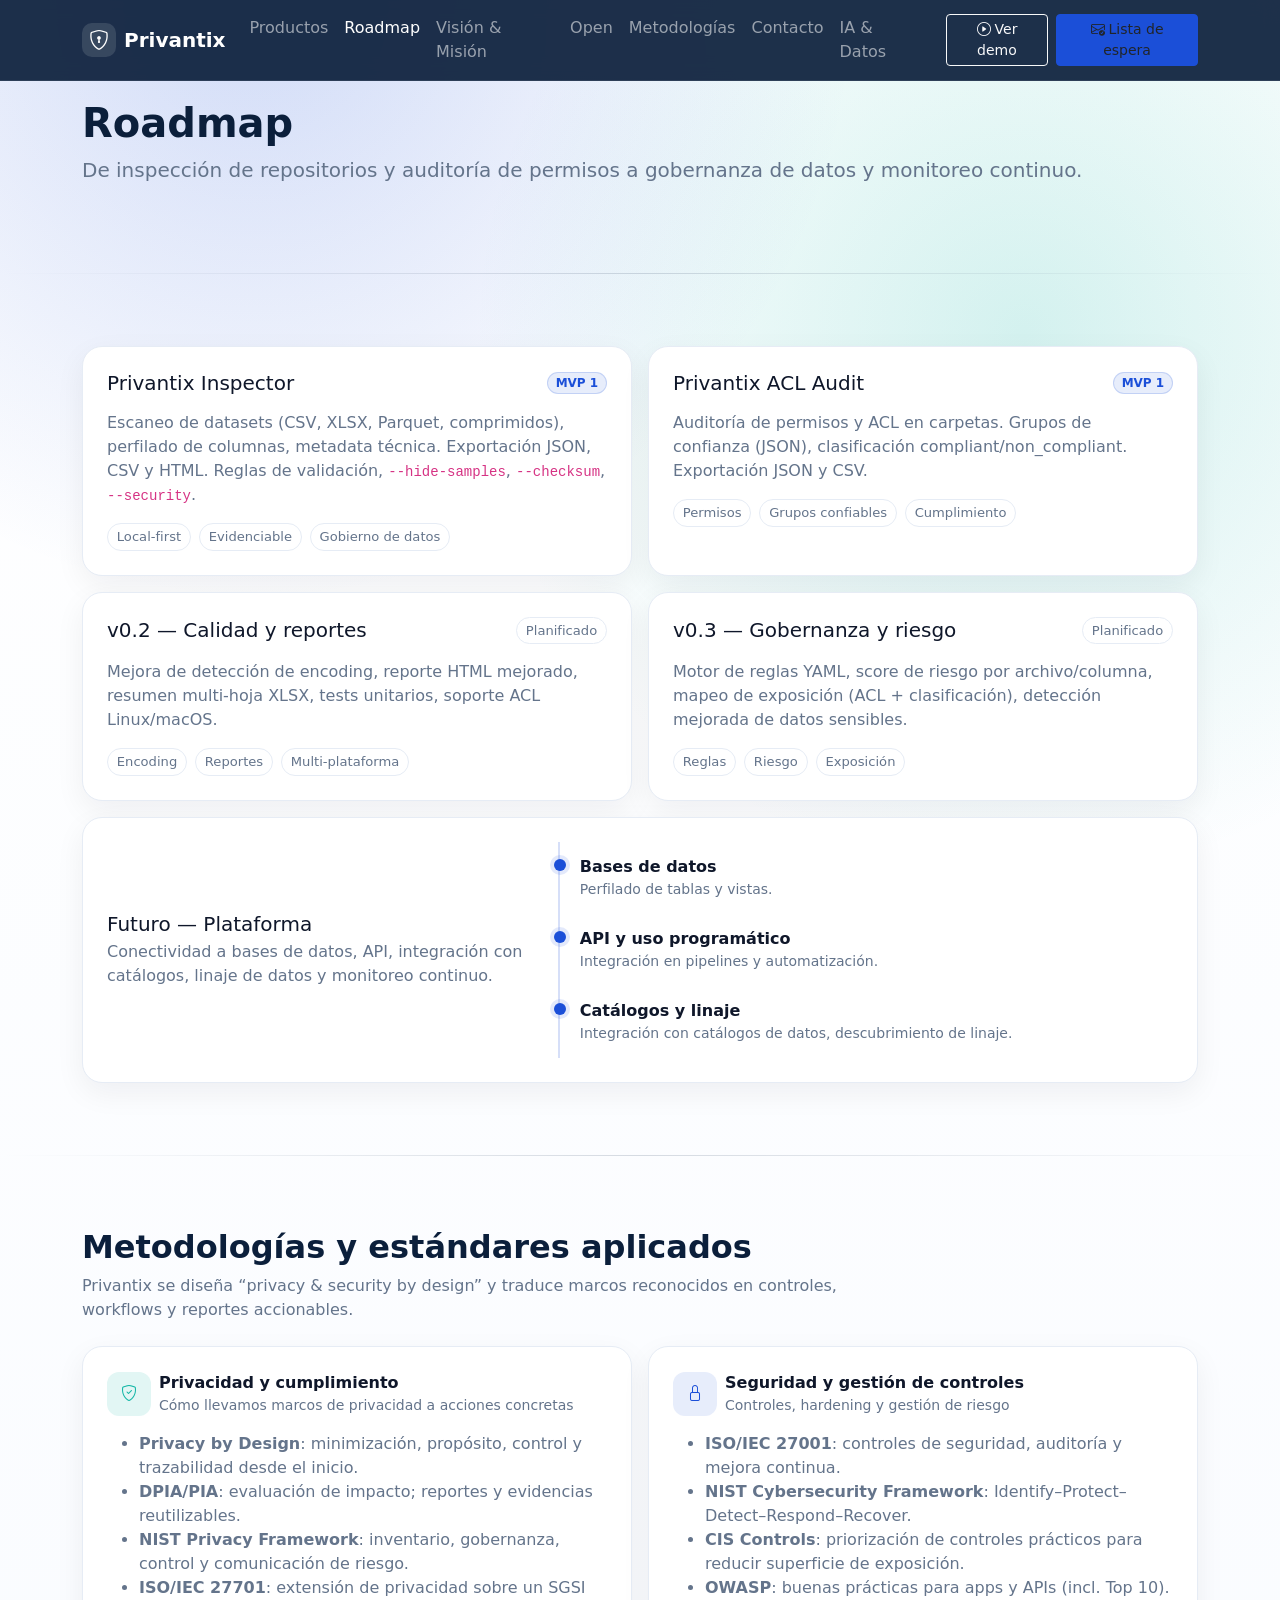
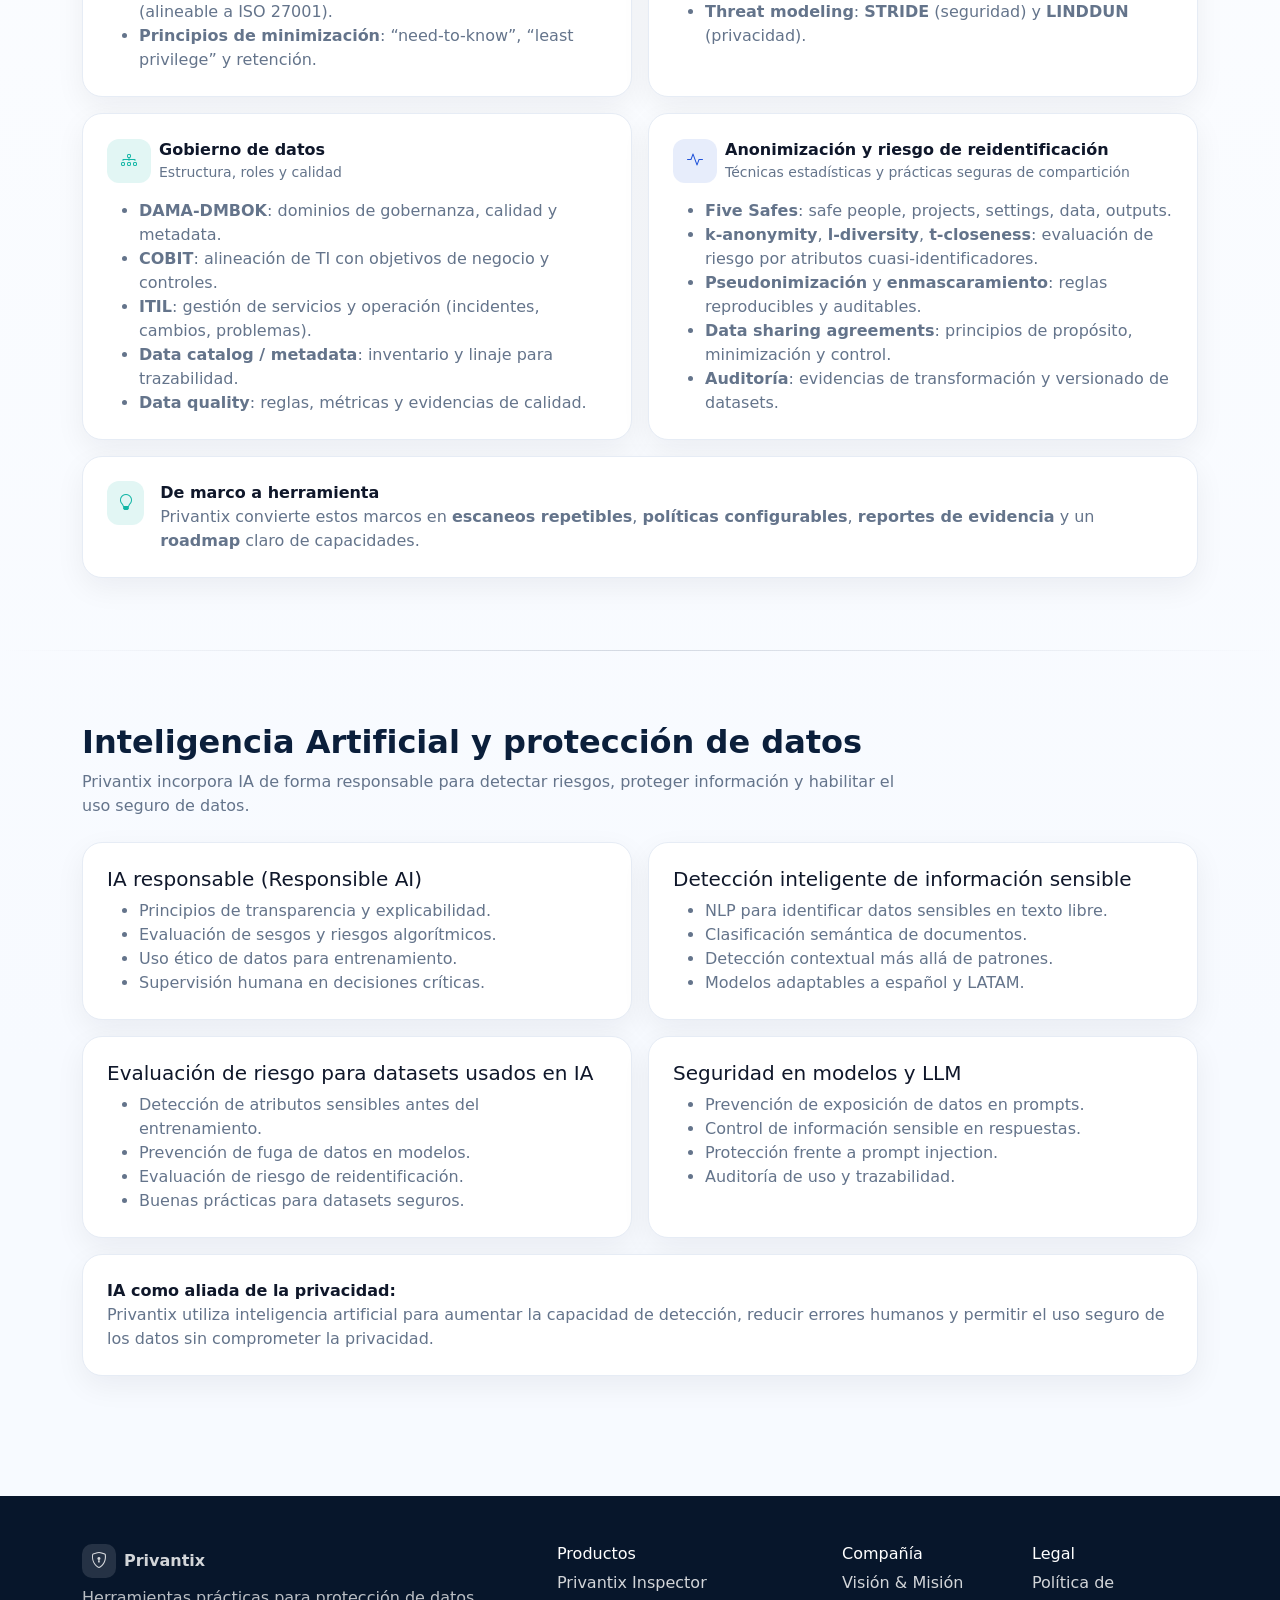
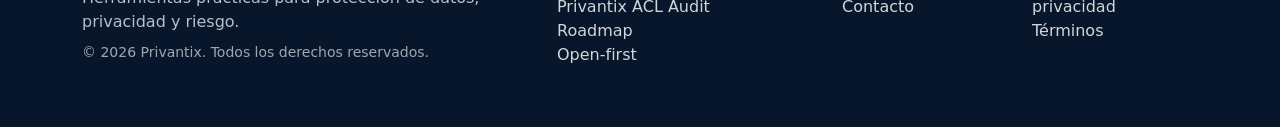
<file: privantix_site/roadmap.html>
<!doctype html>
<html lang="es">
<head>
  <meta charset="utf-8" />
  <meta name="viewport" content="width=device-width, initial-scale=1" />
  <title>Privantix — Roadmap</title>
  <meta name="description" content="Roadmap de Privantix: Inspector, ACL Audit, mejoras de calidad y capacidades de gobernanza." />
  <link rel="icon" href="assets/img/logo.svg" type="image/svg+xml" />
  <link href="https://cdn.jsdelivr.net/npm/bootstrap@5.3.3/dist/css/bootstrap.min.css" rel="stylesheet" integrity="sha384-QWTKZyjpPEjISv5WaRU9OFeRpok6YctnYmDr5pNlyT2bRjXh0JMhjY6hW+ALEwIH" crossorigin="anonymous">
  <link rel="stylesheet" href="https://cdn.jsdelivr.net/npm/bootstrap-icons@1.11.3/font/bootstrap-icons.min.css">
  <link rel="stylesheet" href="assets/css/style.css">
</head>
<body>

<nav class="navbar navbar-expand-lg navbar-dark fixed-top" style="background: rgba(11,31,59,.92); border-bottom: 1px solid rgba(255,255,255,.08);">
  <div class="container">
    <a class="navbar-brand d-flex align-items-center gap-2" href="index.html">
      <span class="d-inline-flex align-items-center justify-content-center" style="width:34px;height:34px;border-radius:10px;background: rgba(255,255,255,.12);">
        <i class="bi bi-shield-lock" aria-hidden="true"></i>
      </span>
      <strong>Privantix</strong>
    </a>

    <button class="navbar-toggler" type="button" data-bs-toggle="collapse" data-bs-target="#nav" aria-controls="nav" aria-expanded="false" aria-label="Abrir navegación">
      <span class="navbar-toggler-icon"></span>
    </button>

    <div class="collapse navbar-collapse" id="nav">
      <ul class="navbar-nav ms-auto mb-2 mb-lg-0">
        <li class="nav-item"><a class="nav-link " href="product.html">Productos</a></li>
<li class="nav-item"><a class="nav-link active" href="roadmap.html">Roadmap</a></li>
<li class="nav-item"><a class="nav-link " href="vision.html">Visión & Misión</a></li>
<li class="nav-item"><a class="nav-link " href="open.html">Open</a></li>
<li class="nav-item"><a class="nav-link" href="index.html#metodologias">Metodologías</a></li>
        <li class="nav-item"><a class="nav-link " href="contact.html">Contacto</a></li>
      <li class="nav-item"><a class="nav-link" href="index.html#ia">IA & Datos</a></li>
      </ul>
      <div class="d-flex gap-2 ms-lg-3">
        <a class="btn btn-sm btn-outline-light" href="index.html#demo"><i class="bi bi-play-circle me-1"></i>Ver demo</a>
        <a class="btn btn-sm btn-privantix" href="index.html#waitlist"><i class="bi bi-envelope-check me-1"></i>Lista de espera</a>
      </div>
    </div>
  </div>
</nav>


<section class="hero">
  <div class="container">
    <h1 class="display-6 fw-bold" style="color: var(--px-navy);">Roadmap</h1>
    <p class="lead" style="color: var(--px-muted);">De inspección de repositorios y auditoría de permisos a gobernanza de datos y monitoreo continuo.</p>
  </div>
</section>

<div class="divider"></div>

<section class="section">
  <div class="container">
    <div class="row g-3">
      <div class="col-lg-6">
        <div class="product-card p-4">
          <div class="d-flex justify-content-between align-items-center">
            <h5 class="mb-0">Privantix Inspector</h5>
            <span class="badge rounded-pill badge-soft">MVP 1</span>
          </div>
          <p class="mt-3" style="color: var(--px-muted);">Escaneo de datasets (CSV, XLSX, Parquet, comprimidos), perfilado de columnas, metadata técnica. Exportación JSON, CSV y HTML. Reglas de validación, <code>--hide-samples</code>, <code>--checksum</code>, <code>--security</code>.</p>
          <div class="d-flex flex-wrap gap-2">
            <span class="tag">Local-first</span><span class="tag">Evidenciable</span><span class="tag">Gobierno de datos</span>
          </div>
        </div>
      </div>

      <div class="col-lg-6">
        <div class="product-card p-4">
          <div class="d-flex justify-content-between align-items-center">
            <h5 class="mb-0">Privantix ACL Audit</h5>
            <span class="badge rounded-pill badge-soft">MVP 1</span>
          </div>
          <p class="mt-3" style="color: var(--px-muted);">Auditoría de permisos y ACL en carpetas. Grupos de confianza (JSON), clasificación compliant/non_compliant. Exportación JSON y CSV.</p>
          <div class="d-flex flex-wrap gap-2">
            <span class="tag">Permisos</span><span class="tag">Grupos confiables</span><span class="tag">Cumplimiento</span>
          </div>
        </div>
      </div>

      <div class="col-lg-6">
        <div class="product-card p-4">
          <div class="d-flex justify-content-between align-items-center">
            <h5 class="mb-0">v0.2 — Calidad y reportes</h5>
            <span class="tag">Planificado</span>
          </div>
          <p class="mt-3" style="color: var(--px-muted);">Mejora de detección de encoding, reporte HTML mejorado, resumen multi-hoja XLSX, tests unitarios, soporte ACL Linux/macOS.</p>
          <div class="d-flex flex-wrap gap-2">
            <span class="tag">Encoding</span><span class="tag">Reportes</span><span class="tag">Multi-plataforma</span>
          </div>
        </div>
      </div>

      <div class="col-lg-6">
        <div class="product-card p-4">
          <div class="d-flex justify-content-between align-items-center">
            <h5 class="mb-0">v0.3 — Gobernanza y riesgo</h5>
            <span class="tag">Planificado</span>
          </div>
          <p class="mt-3" style="color: var(--px-muted);">Motor de reglas YAML, score de riesgo por archivo/columna, mapeo de exposición (ACL + clasificación), detección mejorada de datos sensibles.</p>
          <div class="d-flex flex-wrap gap-2">
            <span class="tag">Reglas</span><span class="tag">Riesgo</span><span class="tag">Exposición</span>
          </div>
        </div>
      </div>

      <div class="col-12">
        <div class="product-card p-4">
          <div class="row g-3 align-items-center">
            <div class="col-lg-5">
              <h5 class="mb-1">Futuro — Plataforma</h5>
              <p class="mb-0" style="color: var(--px-muted);">Conectividad a bases de datos, API, integración con catálogos, linaje de datos y monitoreo continuo.</p>
            </div>
            <div class="col-lg-7">
              <div class="timeline">
                <div class="item">
                  <div class="fw-semibold">Bases de datos</div>
                  <div class="small" style="color: var(--px-muted);">Perfilado de tablas y vistas.</div>
                </div>
                <div class="item">
                  <div class="fw-semibold">API y uso programático</div>
                  <div class="small" style="color: var(--px-muted);">Integración en pipelines y automatización.</div>
                </div>
                <div class="item">
                  <div class="fw-semibold">Catálogos y linaje</div>
                  <div class="small" style="color: var(--px-muted);">Integración con catálogos de datos, descubrimiento de linaje.</div>
                </div>
              </div>
            </div>
          </div>
        </div>
      </div>

    </div>
  </div>
</section>



<div class="divider"></div>

<section class="section" id="metodologias">
  <div class="container">
    <div class="row mb-4">
      <div class="col-lg-9">
        <h2 class="section-title fw-bold">Metodologías y estándares aplicados</h2>
        <p class="section-subtitle mb-0">
          Privantix se diseña “privacy & security by design” y traduce marcos reconocidos en controles, workflows y reportes accionables.
        </p>
      </div>
    </div>

    <div class="row g-3">
      <div class="col-lg-6">
        <div class="product-card p-4">
          <div class="d-flex align-items-center gap-2">
            <span class="icon-badge teal"><i class="bi bi-shield-check" aria-hidden="true"></i></span>
            <div>
              <div class="fw-semibold">Privacidad y cumplimiento</div>
              <div class="small" style="color: var(--px-muted);">Cómo llevamos marcos de privacidad a acciones concretas</div>
            </div>
          </div>
          <ul class="mt-3 mb-0" style="color: var(--px-muted);">
            <li><strong>Privacy by Design</strong>: minimización, propósito, control y trazabilidad desde el inicio.</li>
            <li><strong>DPIA/PIA</strong>: evaluación de impacto; reportes y evidencias reutilizables.</li>
            <li><strong>NIST Privacy Framework</strong>: inventario, gobernanza, control y comunicación de riesgo.</li>
            <li><strong>ISO/IEC 27701</strong>: extensión de privacidad sobre un SGSI (alineable a ISO 27001).</li>
            <li><strong>Principios de minimización</strong>: “need-to-know”, “least privilege” y retención.</li>
          </ul>
        </div>
      </div>

      <div class="col-lg-6">
        <div class="product-card p-4">
          <div class="d-flex align-items-center gap-2">
            <span class="icon-badge"><i class="bi bi-lock" aria-hidden="true"></i></span>
            <div>
              <div class="fw-semibold">Seguridad y gestión de controles</div>
              <div class="small" style="color: var(--px-muted);">Controles, hardening y gestión de riesgo</div>
            </div>
          </div>
          <ul class="mt-3 mb-0" style="color: var(--px-muted);">
            <li><strong>ISO/IEC 27001</strong>: controles de seguridad, auditoría y mejora continua.</li>
            <li><strong>NIST Cybersecurity Framework</strong>: Identify–Protect–Detect–Respond–Recover.</li>
            <li><strong>CIS Controls</strong>: priorización de controles prácticos para reducir superficie de exposición.</li>
            <li><strong>OWASP</strong>: buenas prácticas para apps y APIs (incl. Top 10).</li>
            <li><strong>Threat modeling</strong>: <strong>STRIDE</strong> (seguridad) y <strong>LINDDUN</strong> (privacidad).</li>
          </ul>
        </div>
      </div>

      <div class="col-lg-6">
        <div class="product-card p-4">
          <div class="d-flex align-items-center gap-2">
            <span class="icon-badge teal"><i class="bi bi-diagram-3" aria-hidden="true"></i></span>
            <div>
              <div class="fw-semibold">Gobierno de datos</div>
              <div class="small" style="color: var(--px-muted);">Estructura, roles y calidad</div>
            </div>
          </div>
          <ul class="mt-3 mb-0" style="color: var(--px-muted);">
            <li><strong>DAMA-DMBOK</strong>: dominios de gobernanza, calidad y metadata.</li>
            <li><strong>COBIT</strong>: alineación de TI con objetivos de negocio y controles.</li>
            <li><strong>ITIL</strong>: gestión de servicios y operación (incidentes, cambios, problemas).</li>
            <li><strong>Data catalog / metadata</strong>: inventario y linaje para trazabilidad.</li>
            <li><strong>Data quality</strong>: reglas, métricas y evidencias de calidad.</li>
          </ul>
        </div>
      </div>

      <div class="col-lg-6">
        <div class="product-card p-4">
          <div class="d-flex align-items-center gap-2">
            <span class="icon-badge"><i class="bi bi-activity" aria-hidden="true"></i></span>
            <div>
              <div class="fw-semibold">Anonimización y riesgo de reidentificación</div>
              <div class="small" style="color: var(--px-muted);">Técnicas estadísticas y prácticas seguras de compartición</div>
            </div>
          </div>
          <ul class="mt-3 mb-0" style="color: var(--px-muted);">
            <li><strong>Five Safes</strong>: safe people, projects, settings, data, outputs.</li>
            <li><strong>k-anonymity</strong>, <strong>l-diversity</strong>, <strong>t-closeness</strong>: evaluación de riesgo por atributos cuasi-identificadores.</li>
            <li><strong>Pseudonimización</strong> y <strong>enmascaramiento</strong>: reglas reproducibles y auditables.</li>
            <li><strong>Data sharing agreements</strong>: principios de propósito, minimización y control.</li>
            <li><strong>Auditoría</strong>: evidencias de transformación y versionado de datasets.</li>
          </ul>
        </div>
      </div>

      <div class="col-12">
        <div class="quote-card p-4">
          <div class="d-flex align-items-start gap-3">
            <span class="icon-badge teal"><i class="bi bi-lightbulb" aria-hidden="true"></i></span>
            <div>
              <div class="fw-semibold">De marco a herramienta</div>
              <div style="color: var(--px-muted);">
                Privantix convierte estos marcos en <strong>escaneos repetibles</strong>, <strong>políticas configurables</strong>,
                <strong>reportes de evidencia</strong> y un <strong>roadmap</strong> claro de capacidades.
              </div>
            </div>
          </div>
        </div>
      </div>

    </div>
  </div>
</section>



<div class="divider"></div>

<section class="section" id="ia">
  <div class="container">
    <div class="row mb-4">
      <div class="col-lg-9">
        <h2 class="section-title fw-bold">Inteligencia Artificial y protección de datos</h2>
        <p class="section-subtitle mb-0">
          Privantix incorpora IA de forma responsable para detectar riesgos, proteger información y habilitar el uso seguro de datos.
        </p>
      </div>
    </div>

    <div class="row g-3">

      <div class="col-lg-6">
        <div class="product-card p-4">
          <h5>IA responsable (Responsible AI)</h5>
          <ul style="color: var(--px-muted);" class="mb-0">
            <li>Principios de transparencia y explicabilidad.</li>
            <li>Evaluación de sesgos y riesgos algorítmicos.</li>
            <li>Uso ético de datos para entrenamiento.</li>
            <li>Supervisión humana en decisiones críticas.</li>
          </ul>
        </div>
      </div>

      <div class="col-lg-6">
        <div class="product-card p-4">
          <h5>Detección inteligente de información sensible</h5>
          <ul style="color: var(--px-muted);" class="mb-0">
            <li>NLP para identificar datos sensibles en texto libre.</li>
            <li>Clasificación semántica de documentos.</li>
            <li>Detección contextual más allá de patrones.</li>
            <li>Modelos adaptables a español y LATAM.</li>
          </ul>
        </div>
      </div>

      <div class="col-lg-6">
        <div class="product-card p-4">
          <h5>Evaluación de riesgo para datasets usados en IA</h5>
          <ul style="color: var(--px-muted);" class="mb-0">
            <li>Detección de atributos sensibles antes del entrenamiento.</li>
            <li>Prevención de fuga de datos en modelos.</li>
            <li>Evaluación de riesgo de reidentificación.</li>
            <li>Buenas prácticas para datasets seguros.</li>
          </ul>
        </div>
      </div>

      <div class="col-lg-6">
        <div class="product-card p-4">
          <h5>Seguridad en modelos y LLM</h5>
          <ul style="color: var(--px-muted);" class="mb-0">
            <li>Prevención de exposición de datos en prompts.</li>
            <li>Control de información sensible en respuestas.</li>
            <li>Protección frente a prompt injection.</li>
            <li>Auditoría de uso y trazabilidad.</li>
          </ul>
        </div>
      </div>

      <div class="col-12">
        <div class="quote-card p-4">
          <strong>IA como aliada de la privacidad:</strong>
          <div style="color: var(--px-muted);">
            Privantix utiliza inteligencia artificial para aumentar la capacidad de detección,
            reducir errores humanos y permitir el uso seguro de los datos sin comprometer la privacidad.
          </div>
        </div>
      </div>

    </div>
  </div>
</section>


<footer class="footer py-5 mt-5">
  <div class="container">
    <div class="row g-4">
      <div class="col-lg-5">
        <div class="d-flex align-items-center gap-2 mb-2">
          <span class="d-inline-flex align-items-center justify-content-center" style="width:34px;height:34px;border-radius:10px;background: rgba(255,255,255,.12);">
            <i class="bi bi-shield-lock" aria-hidden="true"></i>
          </span>
          <strong>Privantix</strong>
        </div>
        <p class="mb-0" style="color: rgba(255,255,255,.72);">Herramientas prácticas para protección de datos, privacidad y riesgo.</p>
        <p class="mt-2 small" style="color: rgba(255,255,255,.62);">© <span id="year"></span> Privantix. Todos los derechos reservados.</p>
      </div>
      <div class="col-6 col-lg-3">
        <h6 class="text-white">Productos</h6>
        <ul class="list-unstyled mb-0">
          <li><a href="product.html">Privantix Inspector</a></li>
          <li><a href="product.html">Privantix ACL Audit</a></li>
          <li><a href="roadmap.html">Roadmap</a></li>
          <li><a href="open.html">Open-first</a></li>
        </ul>
      </div>
      <div class="col-6 col-lg-2">
        <h6 class="text-white">Compañía</h6>
        <ul class="list-unstyled mb-0">
          <li><a href="vision.html">Visión & Misión</a></li>
          <li><a href="contact.html">Contacto</a></li>
        </ul>
      </div>
      <div class="col-lg-2">
        <h6 class="text-white">Legal</h6>
        <ul class="list-unstyled mb-0">
          <li><a href="legal/privacy.html">Política de privacidad</a></li>
          <li><a href="legal/terms.html">Términos</a></li>
        </ul>
      </div>
    </div>
  </div>
</footer>

<div class="toast-container position-fixed bottom-0 end-0 p-3">
  <div id="liveToast" class="toast" role="alert" aria-live="assertive" aria-atomic="true">
    <div class="toast-header">
      <strong class="me-auto">Privantix</strong>
      <small>listo</small>
      <button type="button" class="btn-close" data-bs-dismiss="toast" aria-label="Cerrar"></button>
    </div>
    <div class="toast-body">Listo.</div>
  </div>
</div>

<script src="https://cdn.jsdelivr.net/npm/bootstrap@5.3.3/dist/js/bootstrap.bundle.min.js" integrity="sha384-YvpcrYf0tY3lHB60NNkmXc5s9fDVZLESaAA55NDzOxhy9GkcIdslK1eN7N6jIeHz" crossorigin="anonymous"></script>
<script src="assets/js/main.js"></script>
</body>
</html>
</file>
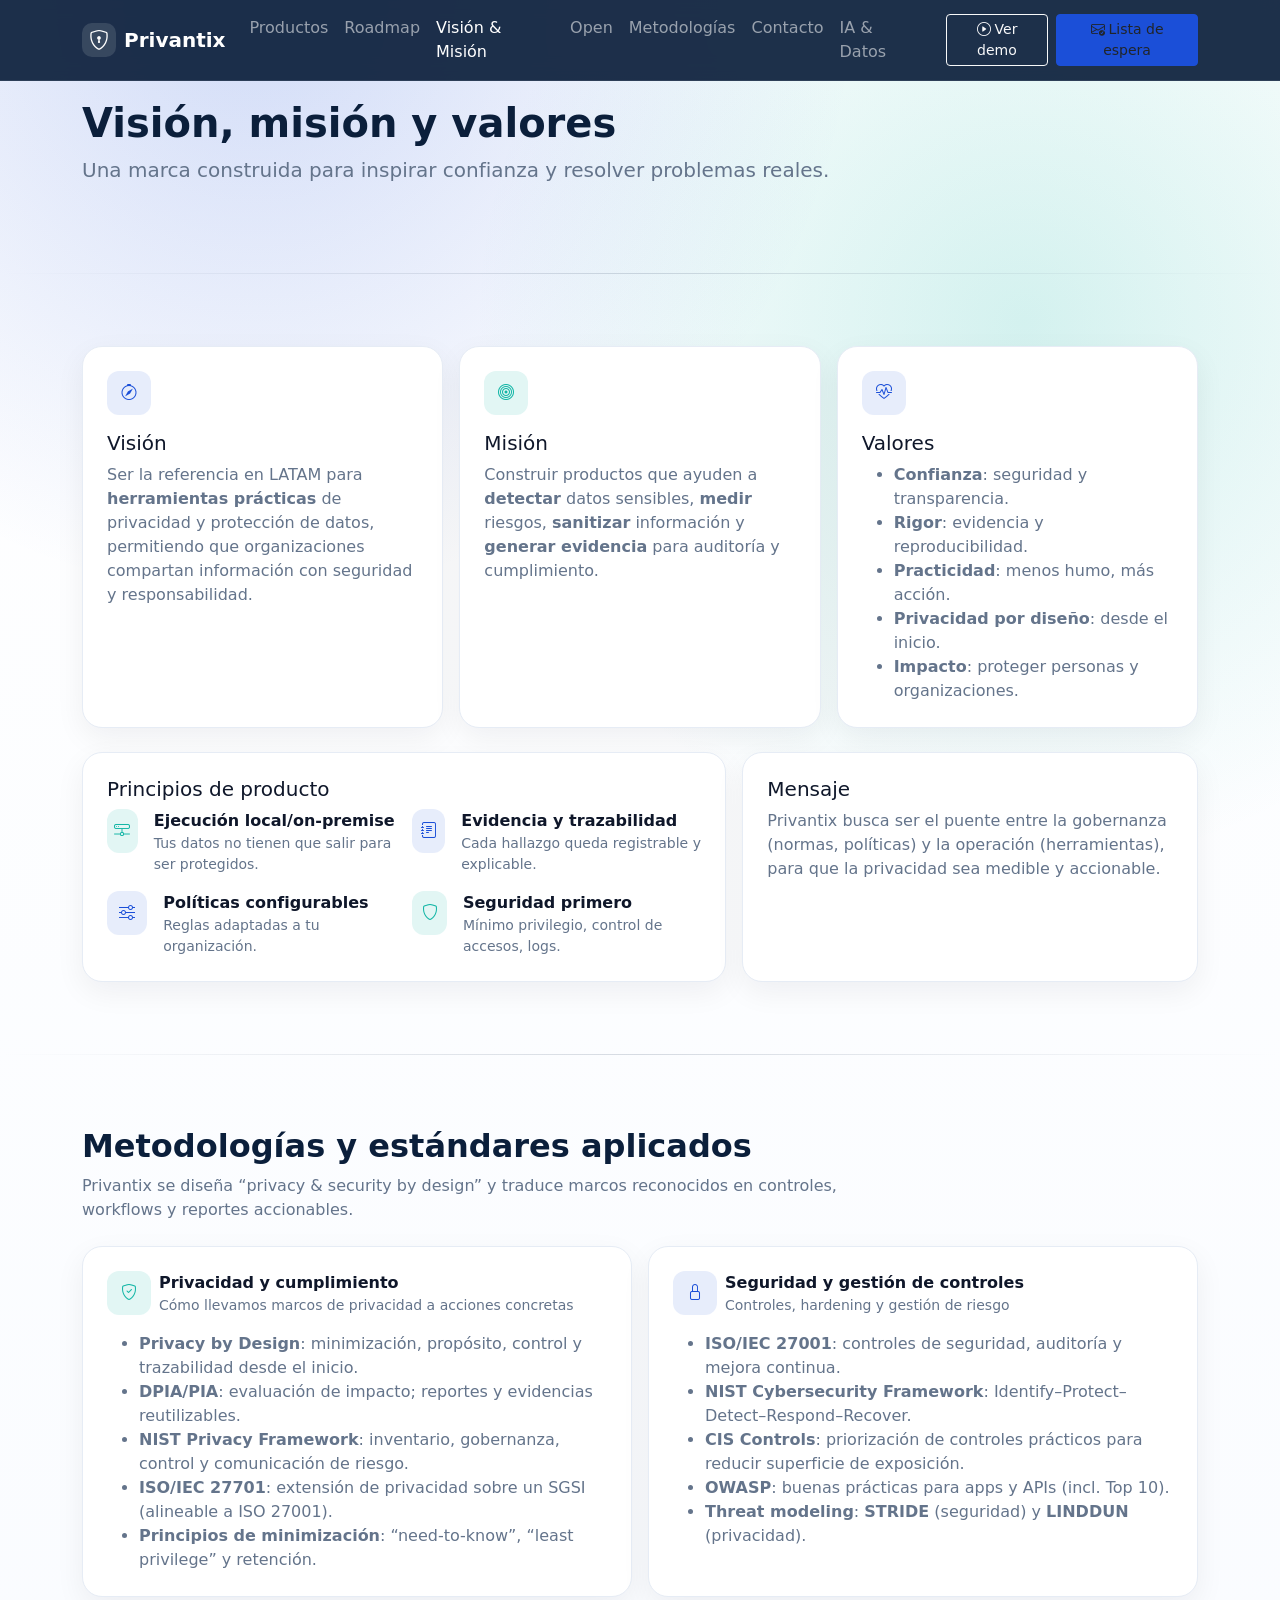
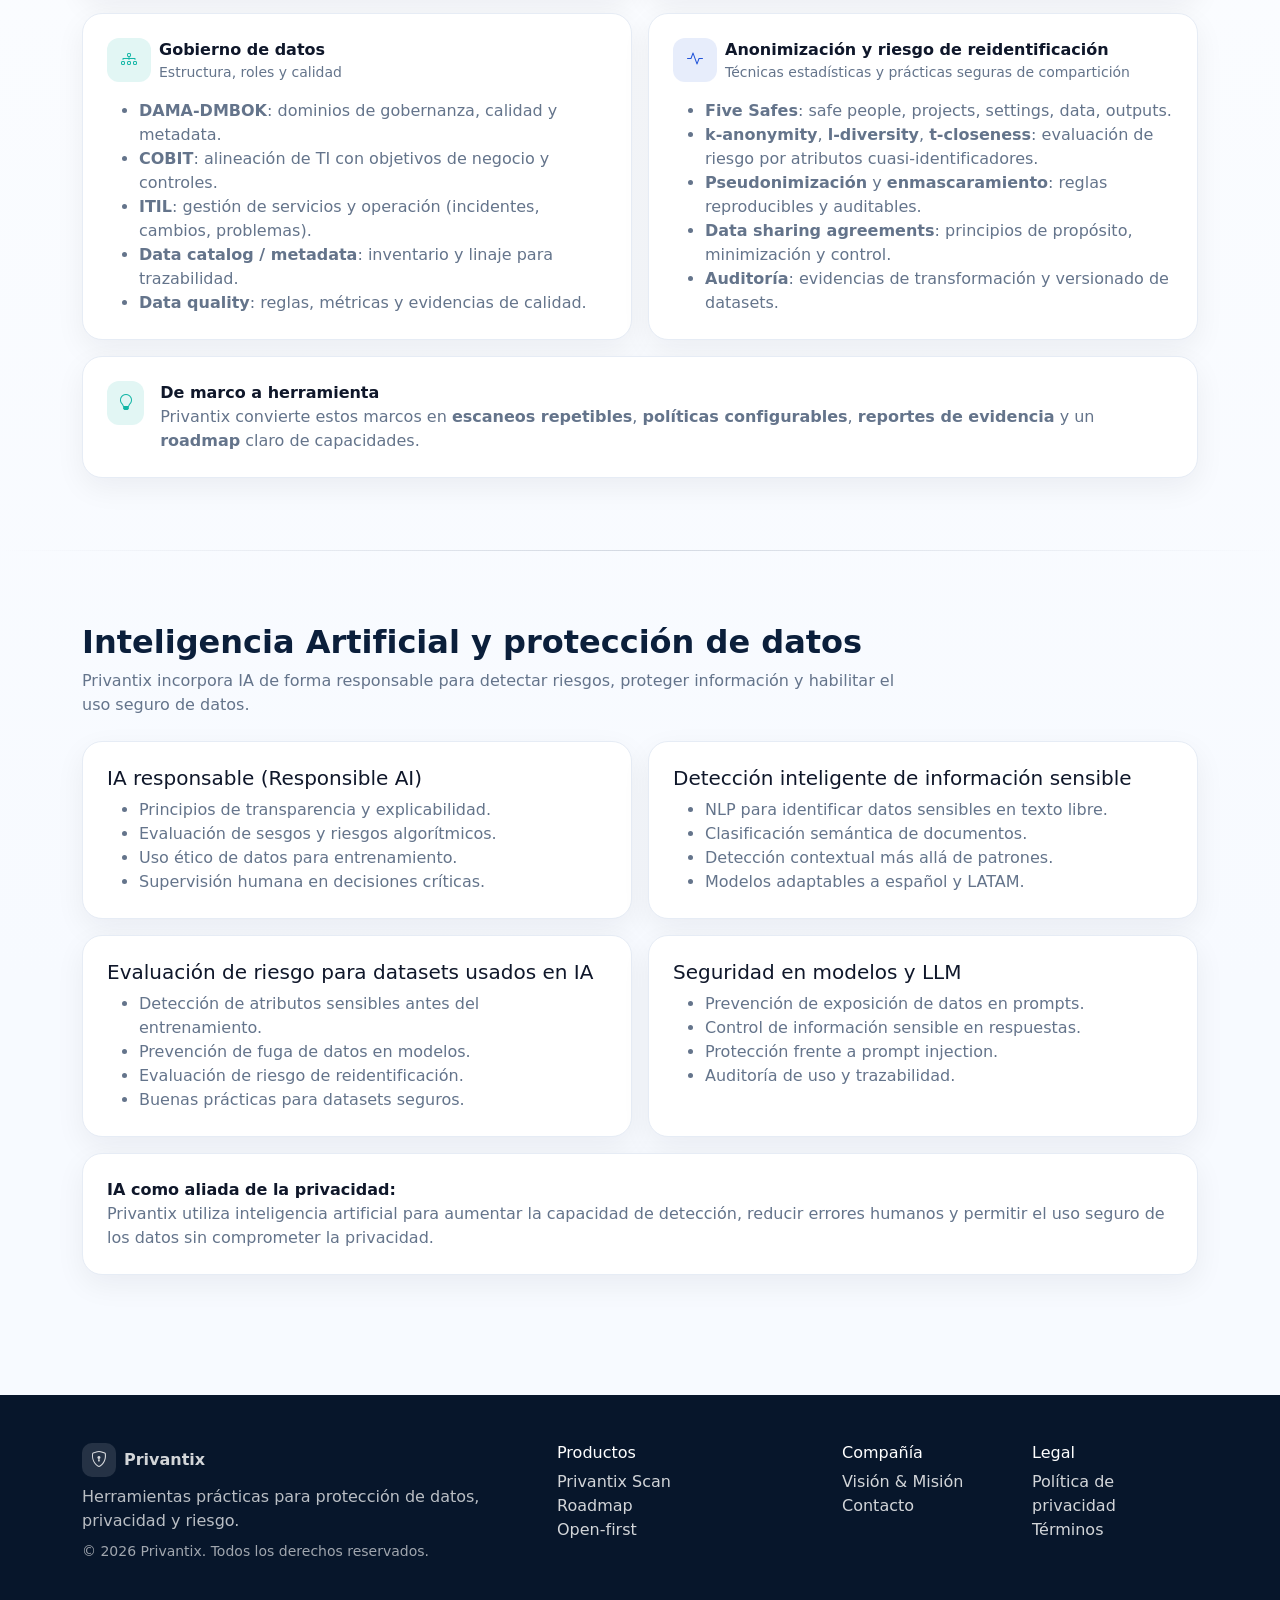
<file: privantix_site/vision.html>
<!doctype html>
<html lang="es">
<head>
  <meta charset="utf-8" />
  <meta name="viewport" content="width=device-width, initial-scale=1" />
  <title>Privantix — Visión & Misión</title>
  <meta name="description" content="Visión, misión y valores de Privantix." />
  <link rel="icon" href="assets/img/logo.svg" type="image/svg+xml" />
  <link href="https://cdn.jsdelivr.net/npm/bootstrap@5.3.3/dist/css/bootstrap.min.css" rel="stylesheet" integrity="sha384-QWTKZyjpPEjISv5WaRU9OFeRpok6YctnYmDr5pNlyT2bRjXh0JMhjY6hW+ALEwIH" crossorigin="anonymous">
  <link rel="stylesheet" href="https://cdn.jsdelivr.net/npm/bootstrap-icons@1.11.3/font/bootstrap-icons.min.css">
  <link rel="stylesheet" href="assets/css/style.css">
</head>
<body>

<nav class="navbar navbar-expand-lg navbar-dark fixed-top" style="background: rgba(11,31,59,.92); border-bottom: 1px solid rgba(255,255,255,.08);">
  <div class="container">
    <a class="navbar-brand d-flex align-items-center gap-2" href="index.html">
      <span class="d-inline-flex align-items-center justify-content-center" style="width:34px;height:34px;border-radius:10px;background: rgba(255,255,255,.12);">
        <i class="bi bi-shield-lock" aria-hidden="true"></i>
      </span>
      <strong>Privantix</strong>
    </a>

    <button class="navbar-toggler" type="button" data-bs-toggle="collapse" data-bs-target="#nav" aria-controls="nav" aria-expanded="false" aria-label="Abrir navegación">
      <span class="navbar-toggler-icon"></span>
    </button>

    <div class="collapse navbar-collapse" id="nav">
      <ul class="navbar-nav ms-auto mb-2 mb-lg-0">
        <li class="nav-item"><a class="nav-link " href="product.html">Productos</a></li>
<li class="nav-item"><a class="nav-link " href="roadmap.html">Roadmap</a></li>
<li class="nav-item"><a class="nav-link active" href="vision.html">Visión & Misión</a></li>
<li class="nav-item"><a class="nav-link " href="open.html">Open</a></li>
<li class="nav-item"><a class="nav-link" href="index.html#metodologias">Metodologías</a></li>
        <li class="nav-item"><a class="nav-link " href="contact.html">Contacto</a></li>
      <li class="nav-item"><a class="nav-link" href="index.html#ia">IA & Datos</a></li>
      </ul>
      <div class="d-flex gap-2 ms-lg-3">
        <a class="btn btn-sm btn-outline-light" href="index.html#demo"><i class="bi bi-play-circle me-1"></i>Ver demo</a>
        <a class="btn btn-sm btn-privantix" href="index.html#waitlist"><i class="bi bi-envelope-check me-1"></i>Lista de espera</a>
      </div>
    </div>
  </div>
</nav>


<section class="hero">
  <div class="container">
    <h1 class="display-6 fw-bold" style="color: var(--px-navy);">Visión, misión y valores</h1>
    <p class="lead" style="color: var(--px-muted);">Una marca construida para inspirar confianza y resolver problemas reales.</p>
  </div>
</section>

<div class="divider"></div>

<section class="section">
  <div class="container">
    <div class="row g-3">
      <div class="col-lg-4">
        <div class="feature-card p-4">
          <div class="icon-badge"><i class="bi bi-compass"></i></div>
          <h5 class="mt-3">Visión</h5>
          <p class="mb-0" style="color: var(--px-muted);">
            Ser la referencia en LATAM para <strong>herramientas prácticas</strong> de privacidad y protección de datos,
            permitiendo que organizaciones compartan información con seguridad y responsabilidad.
          </p>
        </div>
      </div>

      <div class="col-lg-4">
        <div class="feature-card p-4">
          <div class="icon-badge teal"><i class="bi bi-bullseye"></i></div>
          <h5 class="mt-3">Misión</h5>
          <p class="mb-0" style="color: var(--px-muted);">
            Construir productos que ayuden a <strong>detectar</strong> datos sensibles, <strong>medir</strong> riesgos,
            <strong>sanitizar</strong> información y <strong>generar evidencia</strong> para auditoría y cumplimiento.
          </p>
        </div>
      </div>

      <div class="col-lg-4">
        <div class="feature-card p-4">
          <div class="icon-badge"><i class="bi bi-heart-pulse"></i></div>
          <h5 class="mt-3">Valores</h5>
          <ul class="mb-0" style="color: var(--px-muted);">
            <li><strong>Confianza</strong>: seguridad y transparencia.</li>
            <li><strong>Rigor</strong>: evidencia y reproducibilidad.</li>
            <li><strong>Practicidad</strong>: menos humo, más acción.</li>
            <li><strong>Privacidad por diseño</strong>: desde el inicio.</li>
            <li><strong>Impacto</strong>: proteger personas y organizaciones.</li>
          </ul>
        </div>
      </div>
    </div>

    <div class="row g-3 mt-2">
      <div class="col-lg-7">
        <div class="quote-card p-4">
          <h5 class="mb-2">Principios de producto</h5>
          <div class="row g-3">
            <div class="col-md-6">
              <div class="d-flex gap-3">
                <span class="icon-badge teal"><i class="bi bi-hdd-network"></i></span>
                <div>
                  <div class="fw-semibold">Ejecución local/on-premise</div>
                  <div class="small" style="color: var(--px-muted);">Tus datos no tienen que salir para ser protegidos.</div>
                </div>
              </div>
            </div>
            <div class="col-md-6">
              <div class="d-flex gap-3">
                <span class="icon-badge"><i class="bi bi-journal-text"></i></span>
                <div>
                  <div class="fw-semibold">Evidencia y trazabilidad</div>
                  <div class="small" style="color: var(--px-muted);">Cada hallazgo queda registrable y explicable.</div>
                </div>
              </div>
            </div>
            <div class="col-md-6">
              <div class="d-flex gap-3">
                <span class="icon-badge"><i class="bi bi-sliders"></i></span>
                <div>
                  <div class="fw-semibold">Políticas configurables</div>
                  <div class="small" style="color: var(--px-muted);">Reglas adaptadas a tu organización.</div>
                </div>
              </div>
            </div>
            <div class="col-md-6">
              <div class="d-flex gap-3">
                <span class="icon-badge teal"><i class="bi bi-shield"></i></span>
                <div>
                  <div class="fw-semibold">Seguridad primero</div>
                  <div class="small" style="color: var(--px-muted);">Mínimo privilegio, control de accesos, logs.</div>
                </div>
              </div>
            </div>
          </div>
        </div>
      </div>

      <div class="col-lg-5">
        <div class="product-card p-4">
          <h5 class="mb-2">Mensaje</h5>
          <p class="mb-0" style="color: var(--px-muted);">
            Privantix busca ser el puente entre la gobernanza (normas, políticas) y la operación (herramientas), para que
            la privacidad sea medible y accionable.
          </p>
        </div>
      </div>
    </div>
  </div>
</section>



<div class="divider"></div>

<section class="section" id="metodologias">
  <div class="container">
    <div class="row mb-4">
      <div class="col-lg-9">
        <h2 class="section-title fw-bold">Metodologías y estándares aplicados</h2>
        <p class="section-subtitle mb-0">
          Privantix se diseña “privacy & security by design” y traduce marcos reconocidos en controles, workflows y reportes accionables.
        </p>
      </div>
    </div>

    <div class="row g-3">
      <div class="col-lg-6">
        <div class="product-card p-4">
          <div class="d-flex align-items-center gap-2">
            <span class="icon-badge teal"><i class="bi bi-shield-check" aria-hidden="true"></i></span>
            <div>
              <div class="fw-semibold">Privacidad y cumplimiento</div>
              <div class="small" style="color: var(--px-muted);">Cómo llevamos marcos de privacidad a acciones concretas</div>
            </div>
          </div>
          <ul class="mt-3 mb-0" style="color: var(--px-muted);">
            <li><strong>Privacy by Design</strong>: minimización, propósito, control y trazabilidad desde el inicio.</li>
            <li><strong>DPIA/PIA</strong>: evaluación de impacto; reportes y evidencias reutilizables.</li>
            <li><strong>NIST Privacy Framework</strong>: inventario, gobernanza, control y comunicación de riesgo.</li>
            <li><strong>ISO/IEC 27701</strong>: extensión de privacidad sobre un SGSI (alineable a ISO 27001).</li>
            <li><strong>Principios de minimización</strong>: “need-to-know”, “least privilege” y retención.</li>
          </ul>
        </div>
      </div>

      <div class="col-lg-6">
        <div class="product-card p-4">
          <div class="d-flex align-items-center gap-2">
            <span class="icon-badge"><i class="bi bi-lock" aria-hidden="true"></i></span>
            <div>
              <div class="fw-semibold">Seguridad y gestión de controles</div>
              <div class="small" style="color: var(--px-muted);">Controles, hardening y gestión de riesgo</div>
            </div>
          </div>
          <ul class="mt-3 mb-0" style="color: var(--px-muted);">
            <li><strong>ISO/IEC 27001</strong>: controles de seguridad, auditoría y mejora continua.</li>
            <li><strong>NIST Cybersecurity Framework</strong>: Identify–Protect–Detect–Respond–Recover.</li>
            <li><strong>CIS Controls</strong>: priorización de controles prácticos para reducir superficie de exposición.</li>
            <li><strong>OWASP</strong>: buenas prácticas para apps y APIs (incl. Top 10).</li>
            <li><strong>Threat modeling</strong>: <strong>STRIDE</strong> (seguridad) y <strong>LINDDUN</strong> (privacidad).</li>
          </ul>
        </div>
      </div>

      <div class="col-lg-6">
        <div class="product-card p-4">
          <div class="d-flex align-items-center gap-2">
            <span class="icon-badge teal"><i class="bi bi-diagram-3" aria-hidden="true"></i></span>
            <div>
              <div class="fw-semibold">Gobierno de datos</div>
              <div class="small" style="color: var(--px-muted);">Estructura, roles y calidad</div>
            </div>
          </div>
          <ul class="mt-3 mb-0" style="color: var(--px-muted);">
            <li><strong>DAMA-DMBOK</strong>: dominios de gobernanza, calidad y metadata.</li>
            <li><strong>COBIT</strong>: alineación de TI con objetivos de negocio y controles.</li>
            <li><strong>ITIL</strong>: gestión de servicios y operación (incidentes, cambios, problemas).</li>
            <li><strong>Data catalog / metadata</strong>: inventario y linaje para trazabilidad.</li>
            <li><strong>Data quality</strong>: reglas, métricas y evidencias de calidad.</li>
          </ul>
        </div>
      </div>

      <div class="col-lg-6">
        <div class="product-card p-4">
          <div class="d-flex align-items-center gap-2">
            <span class="icon-badge"><i class="bi bi-activity" aria-hidden="true"></i></span>
            <div>
              <div class="fw-semibold">Anonimización y riesgo de reidentificación</div>
              <div class="small" style="color: var(--px-muted);">Técnicas estadísticas y prácticas seguras de compartición</div>
            </div>
          </div>
          <ul class="mt-3 mb-0" style="color: var(--px-muted);">
            <li><strong>Five Safes</strong>: safe people, projects, settings, data, outputs.</li>
            <li><strong>k-anonymity</strong>, <strong>l-diversity</strong>, <strong>t-closeness</strong>: evaluación de riesgo por atributos cuasi-identificadores.</li>
            <li><strong>Pseudonimización</strong> y <strong>enmascaramiento</strong>: reglas reproducibles y auditables.</li>
            <li><strong>Data sharing agreements</strong>: principios de propósito, minimización y control.</li>
            <li><strong>Auditoría</strong>: evidencias de transformación y versionado de datasets.</li>
          </ul>
        </div>
      </div>

      <div class="col-12">
        <div class="quote-card p-4">
          <div class="d-flex align-items-start gap-3">
            <span class="icon-badge teal"><i class="bi bi-lightbulb" aria-hidden="true"></i></span>
            <div>
              <div class="fw-semibold">De marco a herramienta</div>
              <div style="color: var(--px-muted);">
                Privantix convierte estos marcos en <strong>escaneos repetibles</strong>, <strong>políticas configurables</strong>,
                <strong>reportes de evidencia</strong> y un <strong>roadmap</strong> claro de capacidades.
              </div>
            </div>
          </div>
        </div>
      </div>

    </div>
  </div>
</section>



<div class="divider"></div>

<section class="section" id="ia">
  <div class="container">
    <div class="row mb-4">
      <div class="col-lg-9">
        <h2 class="section-title fw-bold">Inteligencia Artificial y protección de datos</h2>
        <p class="section-subtitle mb-0">
          Privantix incorpora IA de forma responsable para detectar riesgos, proteger información y habilitar el uso seguro de datos.
        </p>
      </div>
    </div>

    <div class="row g-3">

      <div class="col-lg-6">
        <div class="product-card p-4">
          <h5>IA responsable (Responsible AI)</h5>
          <ul style="color: var(--px-muted);" class="mb-0">
            <li>Principios de transparencia y explicabilidad.</li>
            <li>Evaluación de sesgos y riesgos algorítmicos.</li>
            <li>Uso ético de datos para entrenamiento.</li>
            <li>Supervisión humana en decisiones críticas.</li>
          </ul>
        </div>
      </div>

      <div class="col-lg-6">
        <div class="product-card p-4">
          <h5>Detección inteligente de información sensible</h5>
          <ul style="color: var(--px-muted);" class="mb-0">
            <li>NLP para identificar datos sensibles en texto libre.</li>
            <li>Clasificación semántica de documentos.</li>
            <li>Detección contextual más allá de patrones.</li>
            <li>Modelos adaptables a español y LATAM.</li>
          </ul>
        </div>
      </div>

      <div class="col-lg-6">
        <div class="product-card p-4">
          <h5>Evaluación de riesgo para datasets usados en IA</h5>
          <ul style="color: var(--px-muted);" class="mb-0">
            <li>Detección de atributos sensibles antes del entrenamiento.</li>
            <li>Prevención de fuga de datos en modelos.</li>
            <li>Evaluación de riesgo de reidentificación.</li>
            <li>Buenas prácticas para datasets seguros.</li>
          </ul>
        </div>
      </div>

      <div class="col-lg-6">
        <div class="product-card p-4">
          <h5>Seguridad en modelos y LLM</h5>
          <ul style="color: var(--px-muted);" class="mb-0">
            <li>Prevención de exposición de datos en prompts.</li>
            <li>Control de información sensible en respuestas.</li>
            <li>Protección frente a prompt injection.</li>
            <li>Auditoría de uso y trazabilidad.</li>
          </ul>
        </div>
      </div>

      <div class="col-12">
        <div class="quote-card p-4">
          <strong>IA como aliada de la privacidad:</strong>
          <div style="color: var(--px-muted);">
            Privantix utiliza inteligencia artificial para aumentar la capacidad de detección,
            reducir errores humanos y permitir el uso seguro de los datos sin comprometer la privacidad.
          </div>
        </div>
      </div>

    </div>
  </div>
</section>


<footer class="footer py-5 mt-5">
  <div class="container">
    <div class="row g-4">
      <div class="col-lg-5">
        <div class="d-flex align-items-center gap-2 mb-2">
          <span class="d-inline-flex align-items-center justify-content-center" style="width:34px;height:34px;border-radius:10px;background: rgba(255,255,255,.12);">
            <i class="bi bi-shield-lock" aria-hidden="true"></i>
          </span>
          <strong>Privantix</strong>
        </div>
        <p class="mb-0" style="color: rgba(255,255,255,.72);">Herramientas prácticas para protección de datos, privacidad y riesgo.</p>
        <p class="mt-2 small" style="color: rgba(255,255,255,.62);">© <span id="year"></span> Privantix. Todos los derechos reservados.</p>
      </div>
      <div class="col-6 col-lg-3">
        <h6 class="text-white">Productos</h6>
        <ul class="list-unstyled mb-0">
          <li><a href="product.html">Privantix Scan</a></li>
          <li><a href="roadmap.html">Roadmap</a></li>
          <li><a href="open.html">Open-first</a></li>
        </ul>
      </div>
      <div class="col-6 col-lg-2">
        <h6 class="text-white">Compañía</h6>
        <ul class="list-unstyled mb-0">
          <li><a href="vision.html">Visión & Misión</a></li>
          <li><a href="contact.html">Contacto</a></li>
        </ul>
      </div>
      <div class="col-lg-2">
        <h6 class="text-white">Legal</h6>
        <ul class="list-unstyled mb-0">
          <li><a href="legal/privacy.html">Política de privacidad</a></li>
          <li><a href="legal/terms.html">Términos</a></li>
        </ul>
      </div>
    </div>
  </div>
</footer>

<div class="toast-container position-fixed bottom-0 end-0 p-3">
  <div id="liveToast" class="toast" role="alert" aria-live="assertive" aria-atomic="true">
    <div class="toast-header">
      <strong class="me-auto">Privantix</strong>
      <small>listo</small>
      <button type="button" class="btn-close" data-bs-dismiss="toast" aria-label="Cerrar"></button>
    </div>
    <div class="toast-body">Listo.</div>
  </div>
</div>

<script src="https://cdn.jsdelivr.net/npm/bootstrap@5.3.3/dist/js/bootstrap.bundle.min.js" integrity="sha384-YvpcrYf0tY3lHB60NNkmXc5s9fDVZLESaAA55NDzOxhy9GkcIdslK1eN7N6jIeHz" crossorigin="anonymous"></script>
<script src="assets/js/main.js"></script>
</body>
</html>
</file>
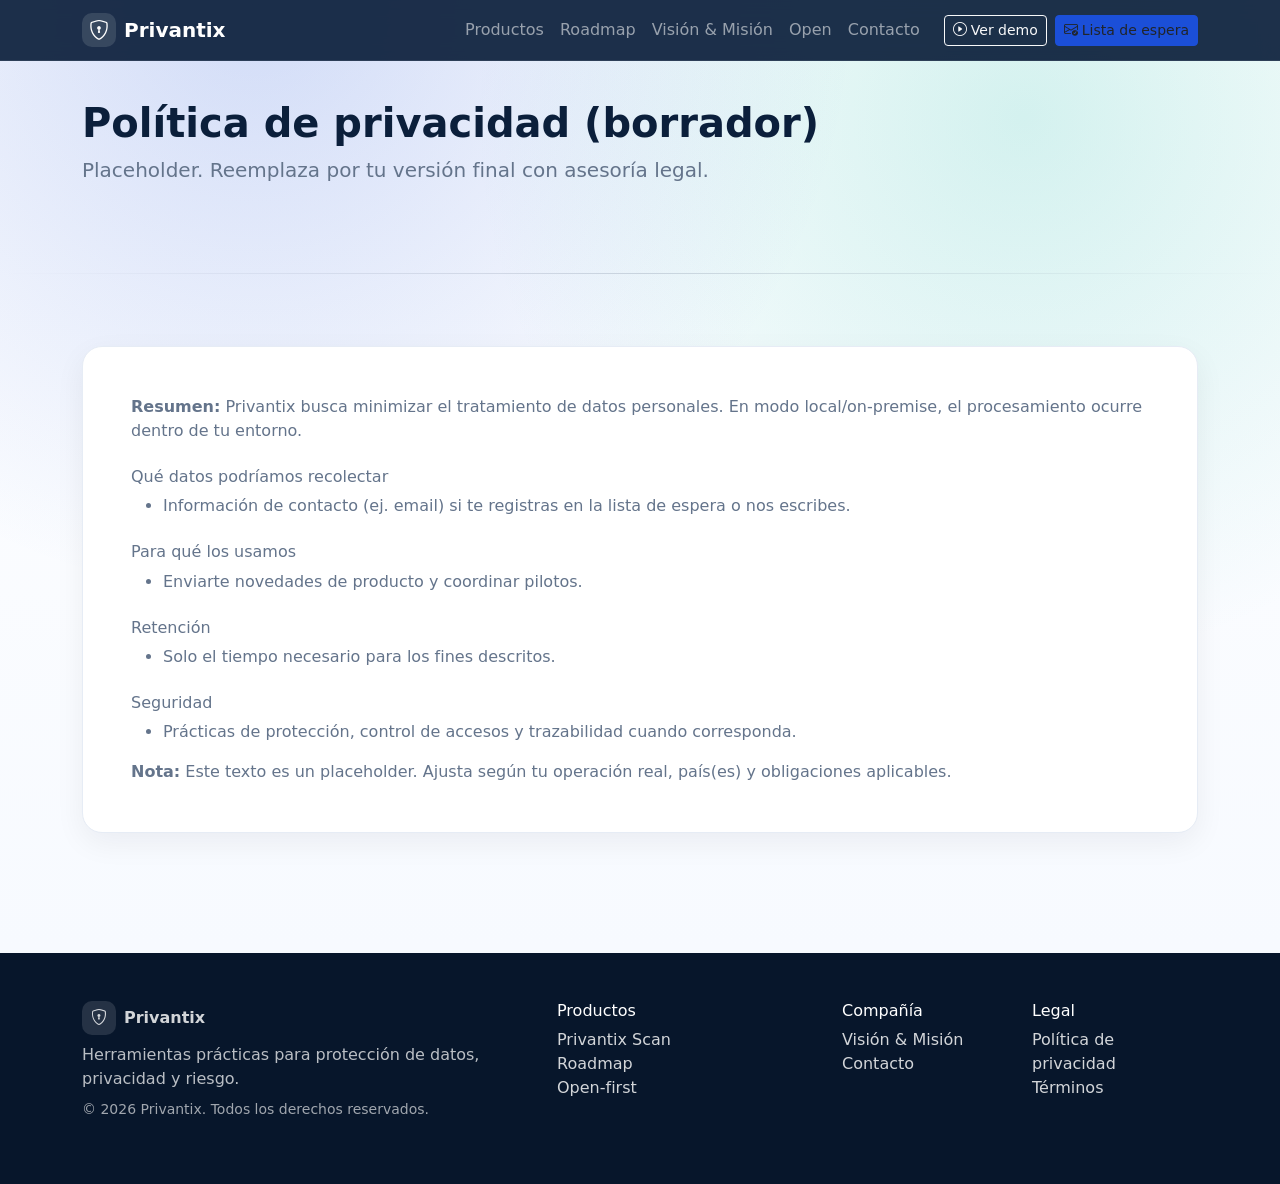
<file: privantix_site/legal/privacy.html>
<!doctype html>
<html lang="es">
<head>
  <meta charset="utf-8" />
  <meta name="viewport" content="width=device-width, initial-scale=1" />
  <title>Privantix — Política de privacidad</title>
  <meta name="description" content="Política de privacidad (borrador) de Privantix." />
  <link rel="icon" href="../assets/img/logo.svg" type="image/svg+xml" />
  <link href="https://cdn.jsdelivr.net/npm/bootstrap@5.3.3/dist/css/bootstrap.min.css" rel="stylesheet" integrity="sha384-QWTKZyjpPEjISv5WaRU9OFeRpok6YctnYmDr5pNlyT2bRjXh0JMhjY6hW+ALEwIH" crossorigin="anonymous">
  <link rel="stylesheet" href="https://cdn.jsdelivr.net/npm/bootstrap-icons@1.11.3/font/bootstrap-icons.min.css">
  <link rel="stylesheet" href="../assets/css/style.css">
</head>
<body>

<nav class="navbar navbar-expand-lg navbar-dark fixed-top" style="background: rgba(11,31,59,.92); border-bottom: 1px solid rgba(255,255,255,.08);">
  <div class="container">
    <a class="navbar-brand d-flex align-items-center gap-2" href="../index.html">
      <span class="d-inline-flex align-items-center justify-content-center" style="width:34px;height:34px;border-radius:10px;background: rgba(255,255,255,.12);">
        <i class="bi bi-shield-lock" aria-hidden="true"></i>
      </span>
      <strong>Privantix</strong>
    </a>

    <button class="navbar-toggler" type="button" data-bs-toggle="collapse" data-bs-target="#nav" aria-controls="nav" aria-expanded="false" aria-label="Abrir navegación">
      <span class="navbar-toggler-icon"></span>
    </button>

    <div class="collapse navbar-collapse" id="nav">
      <ul class="navbar-nav ms-auto mb-2 mb-lg-0">
        <li class="nav-item"><a class="nav-link " href="../product.html">Productos</a></li>
<li class="nav-item"><a class="nav-link " href="../roadmap.html">Roadmap</a></li>
<li class="nav-item"><a class="nav-link " href="../vision.html">Visión & Misión</a></li>
<li class="nav-item"><a class="nav-link " href="../open.html">Open</a></li>
<li class="nav-item"><a class="nav-link " href="../contact.html">Contacto</a></li>
      </ul>
      <div class="d-flex gap-2 ms-lg-3">
        <a class="btn btn-sm btn-outline-light" href="index.html#demo"><i class="bi bi-play-circle me-1"></i>Ver demo</a>
        <a class="btn btn-sm btn-privantix" href="index.html#waitlist"><i class="bi bi-envelope-check me-1"></i>Lista de espera</a>
      </div>
    </div>
  </div>
</nav>


<section class="hero">
  <div class="container">
    <h1 class="display-6 fw-bold" style="color: var(--px-navy);">Política de privacidad (borrador)</h1>
    <p class="lead" style="color: var(--px-muted);">Placeholder. Reemplaza por tu versión final con asesoría legal.</p>
  </div>
</section>

<div class="divider"></div>

<section class="section">
  <div class="container">
    <div class="product-card p-4 p-lg-5" style="color: var(--px-muted);">
      <p><strong>Resumen:</strong> Privantix busca minimizar el tratamiento de datos personales. En modo local/on-premise, el procesamiento ocurre dentro de tu entorno.</p>
      <h6 class="mt-4">Qué datos podríamos recolectar</h6>
      <ul>
        <li>Información de contacto (ej. email) si te registras en la lista de espera o nos escribes.</li>
      </ul>
      <h6 class="mt-4">Para qué los usamos</h6>
      <ul>
        <li>Enviarte novedades de producto y coordinar pilotos.</li>
      </ul>
      <h6 class="mt-4">Retención</h6>
      <ul>
        <li>Solo el tiempo necesario para los fines descritos.</li>
      </ul>
      <h6 class="mt-4">Seguridad</h6>
      <ul>
        <li>Prácticas de protección, control de accesos y trazabilidad cuando corresponda.</li>
      </ul>
      <p class="mb-0"><strong>Nota:</strong> Este texto es un placeholder. Ajusta según tu operación real, país(es) y obligaciones aplicables.</p>
    </div>
  </div>
</section>


<footer class="footer py-5 mt-5">
  <div class="container">
    <div class="row g-4">
      <div class="col-lg-5">
        <div class="d-flex align-items-center gap-2 mb-2">
          <span class="d-inline-flex align-items-center justify-content-center" style="width:34px;height:34px;border-radius:10px;background: rgba(255,255,255,.12);">
            <i class="bi bi-shield-lock" aria-hidden="true"></i>
          </span>
          <strong>Privantix</strong>
        </div>
        <p class="mb-0" style="color: rgba(255,255,255,.72);">Herramientas prácticas para protección de datos, privacidad y riesgo.</p>
        <p class="mt-2 small" style="color: rgba(255,255,255,.62);">© <span id="year"></span> Privantix. Todos los derechos reservados.</p>
      </div>
      <div class="col-6 col-lg-3">
        <h6 class="text-white">Productos</h6>
        <ul class="list-unstyled mb-0">
          <li><a href="../product.html">Privantix Scan</a></li>
          <li><a href="../roadmap.html">Roadmap</a></li>
          <li><a href="../open.html">Open-first</a></li>
        </ul>
      </div>
      <div class="col-6 col-lg-2">
        <h6 class="text-white">Compañía</h6>
        <ul class="list-unstyled mb-0">
          <li><a href="../vision.html">Visión & Misión</a></li>
          <li><a href="../contact.html">Contacto</a></li>
        </ul>
      </div>
      <div class="col-lg-2">
        <h6 class="text-white">Legal</h6>
        <ul class="list-unstyled mb-0">
          <li><a href="privacy.html">Política de privacidad</a></li>
          <li><a href="terms.html">Términos</a></li>
        </ul>
      </div>
    </div>
  </div>
</footer>

<div class="toast-container position-fixed bottom-0 end-0 p-3">
  <div id="liveToast" class="toast" role="alert" aria-live="assertive" aria-atomic="true">
    <div class="toast-header">
      <strong class="me-auto">Privantix</strong>
      <small>listo</small>
      <button type="button" class="btn-close" data-bs-dismiss="toast" aria-label="Cerrar"></button>
    </div>
    <div class="toast-body">Listo.</div>
  </div>
</div>

<script src="https://cdn.jsdelivr.net/npm/bootstrap@5.3.3/dist/js/bootstrap.bundle.min.js" integrity="sha384-YvpcrYf0tY3lHB60NNkmXc5s9fDVZLESaAA55NDzOxhy9GkcIdslK1eN7N6jIeHz" crossorigin="anonymous"></script>
<script src="../assets/js/main.js"></script>
</body>
</html>
</file>
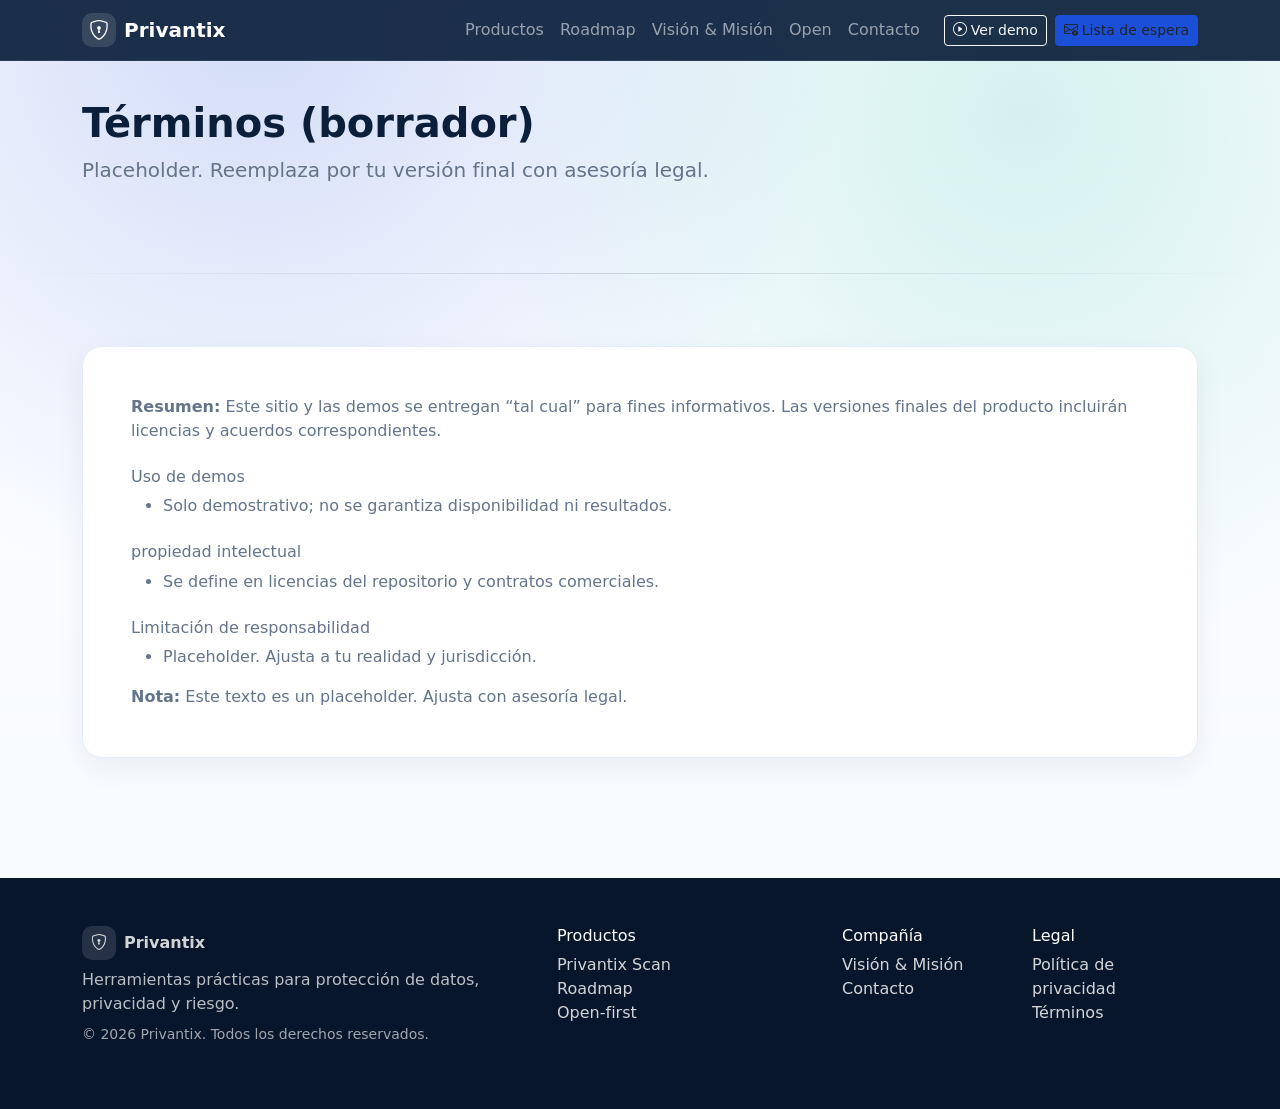
<file: privantix_site/legal/terms.html>
<!doctype html>
<html lang="es">
<head>
  <meta charset="utf-8" />
  <meta name="viewport" content="width=device-width, initial-scale=1" />
  <title>Privantix — Términos</title>
  <meta name="description" content="Términos (borrador) de Privantix." />
  <link rel="icon" href="../assets/img/logo.svg" type="image/svg+xml" />
  <link href="https://cdn.jsdelivr.net/npm/bootstrap@5.3.3/dist/css/bootstrap.min.css" rel="stylesheet" integrity="sha384-QWTKZyjpPEjISv5WaRU9OFeRpok6YctnYmDr5pNlyT2bRjXh0JMhjY6hW+ALEwIH" crossorigin="anonymous">
  <link rel="stylesheet" href="https://cdn.jsdelivr.net/npm/bootstrap-icons@1.11.3/font/bootstrap-icons.min.css">
  <link rel="stylesheet" href="../assets/css/style.css">
</head>
<body>

<nav class="navbar navbar-expand-lg navbar-dark fixed-top" style="background: rgba(11,31,59,.92); border-bottom: 1px solid rgba(255,255,255,.08);">
  <div class="container">
    <a class="navbar-brand d-flex align-items-center gap-2" href="../index.html">
      <span class="d-inline-flex align-items-center justify-content-center" style="width:34px;height:34px;border-radius:10px;background: rgba(255,255,255,.12);">
        <i class="bi bi-shield-lock" aria-hidden="true"></i>
      </span>
      <strong>Privantix</strong>
    </a>

    <button class="navbar-toggler" type="button" data-bs-toggle="collapse" data-bs-target="#nav" aria-controls="nav" aria-expanded="false" aria-label="Abrir navegación">
      <span class="navbar-toggler-icon"></span>
    </button>

    <div class="collapse navbar-collapse" id="nav">
      <ul class="navbar-nav ms-auto mb-2 mb-lg-0">
        <li class="nav-item"><a class="nav-link " href="../product.html">Productos</a></li>
<li class="nav-item"><a class="nav-link " href="../roadmap.html">Roadmap</a></li>
<li class="nav-item"><a class="nav-link " href="../vision.html">Visión & Misión</a></li>
<li class="nav-item"><a class="nav-link " href="../open.html">Open</a></li>
<li class="nav-item"><a class="nav-link " href="../contact.html">Contacto</a></li>
      </ul>
      <div class="d-flex gap-2 ms-lg-3">
        <a class="btn btn-sm btn-outline-light" href="index.html#demo"><i class="bi bi-play-circle me-1"></i>Ver demo</a>
        <a class="btn btn-sm btn-privantix" href="index.html#waitlist"><i class="bi bi-envelope-check me-1"></i>Lista de espera</a>
      </div>
    </div>
  </div>
</nav>


<section class="hero">
  <div class="container">
    <h1 class="display-6 fw-bold" style="color: var(--px-navy);">Términos (borrador)</h1>
    <p class="lead" style="color: var(--px-muted);">Placeholder. Reemplaza por tu versión final con asesoría legal.</p>
  </div>
</section>

<div class="divider"></div>

<section class="section">
  <div class="container">
    <div class="product-card p-4 p-lg-5" style="color: var(--px-muted);">
      <p><strong>Resumen:</strong> Este sitio y las demos se entregan “tal cual” para fines informativos. Las versiones finales del producto incluirán licencias y acuerdos correspondientes.</p>
      <h6 class="mt-4">Uso de demos</h6>
      <ul>
        <li>Solo demostrativo; no se garantiza disponibilidad ni resultados.</li>
      </ul>
      <h6 class="mt-4">propiedad intelectual</h6>
      <ul>
        <li>Se define en licencias del repositorio y contratos comerciales.</li>
      </ul>
      <h6 class="mt-4">Limitación de responsabilidad</h6>
      <ul>
        <li>Placeholder. Ajusta a tu realidad y jurisdicción.</li>
      </ul>
      <p class="mb-0"><strong>Nota:</strong> Este texto es un placeholder. Ajusta con asesoría legal.</p>
    </div>
  </div>
</section>


<footer class="footer py-5 mt-5">
  <div class="container">
    <div class="row g-4">
      <div class="col-lg-5">
        <div class="d-flex align-items-center gap-2 mb-2">
          <span class="d-inline-flex align-items-center justify-content-center" style="width:34px;height:34px;border-radius:10px;background: rgba(255,255,255,.12);">
            <i class="bi bi-shield-lock" aria-hidden="true"></i>
          </span>
          <strong>Privantix</strong>
        </div>
        <p class="mb-0" style="color: rgba(255,255,255,.72);">Herramientas prácticas para protección de datos, privacidad y riesgo.</p>
        <p class="mt-2 small" style="color: rgba(255,255,255,.62);">© <span id="year"></span> Privantix. Todos los derechos reservados.</p>
      </div>
      <div class="col-6 col-lg-3">
        <h6 class="text-white">Productos</h6>
        <ul class="list-unstyled mb-0">
          <li><a href="../product.html">Privantix Scan</a></li>
          <li><a href="../roadmap.html">Roadmap</a></li>
          <li><a href="../open.html">Open-first</a></li>
        </ul>
      </div>
      <div class="col-6 col-lg-2">
        <h6 class="text-white">Compañía</h6>
        <ul class="list-unstyled mb-0">
          <li><a href="../vision.html">Visión & Misión</a></li>
          <li><a href="../contact.html">Contacto</a></li>
        </ul>
      </div>
      <div class="col-lg-2">
        <h6 class="text-white">Legal</h6>
        <ul class="list-unstyled mb-0">
          <li><a href="privacy.html">Política de privacidad</a></li>
          <li><a href="terms.html">Términos</a></li>
        </ul>
      </div>
    </div>
  </div>
</footer>

<div class="toast-container position-fixed bottom-0 end-0 p-3">
  <div id="liveToast" class="toast" role="alert" aria-live="assertive" aria-atomic="true">
    <div class="toast-header">
      <strong class="me-auto">Privantix</strong>
      <small>listo</small>
      <button type="button" class="btn-close" data-bs-dismiss="toast" aria-label="Cerrar"></button>
    </div>
    <div class="toast-body">Listo.</div>
  </div>
</div>

<script src="https://cdn.jsdelivr.net/npm/bootstrap@5.3.3/dist/js/bootstrap.bundle.min.js" integrity="sha384-YvpcrYf0tY3lHB60NNkmXc5s9fDVZLESaAA55NDzOxhy9GkcIdslK1eN7N6jIeHz" crossorigin="anonymous"></script>
<script src="../assets/js/main.js"></script>
</body>
</html>
</file>
<file: privantix_site/assets/css/style.css>
:root{
  --px-navy:#0B1F3B;
  --px-blue:#1B4FD8;
  --px-teal:#13B6A6;
  --px-sky:#EAF2FF;
  --px-ink:#0F172A;
  --px-muted:#64748B;
  --px-card:#FFFFFF;
  --px-border:#E6ECF5;
  --px-bg:#F7FAFF;
  --px-grad: radial-gradient(1200px circle at 20% 0%, rgba(27,79,216,.20), transparent 50%),
             radial-gradient(1000px circle at 80% 10%, rgba(19,182,166,.18), transparent 55%),
             linear-gradient(180deg, #FFFFFF 0%, var(--px-bg) 80%);
}
body{ color:var(--px-ink); background:var(--px-grad); }
.navbar{ backdrop-filter: blur(10px); }
.btn-privantix{ background:var(--px-blue); border-color:var(--px-blue); }
.btn-privantix:hover{ filter:brightness(.95); }
.btn-outline-privantix{ border-color: rgba(27,79,216,.35); color: var(--px-blue); }
.btn-outline-privantix:hover{ background: rgba(27,79,216,.08); }
.pill{
  display:inline-flex; align-items:center; gap:.5rem;
  padding:.35rem .7rem; border:1px solid var(--px-border);
  border-radius:999px; background: rgba(255,255,255,.7);
  color: var(--px-muted); font-size:.9rem;
}
.hero{ padding-top: 6.2rem; padding-bottom: 4.5rem; }
.hero-card{
  background: rgba(255,255,255,.85);
  border:1px solid var(--px-border);
  border-radius:1.25rem;
  box-shadow:0 10px 35px rgba(15,23,42,.08);
}
.feature-card,.product-card,.quote-card{
  background:var(--px-card);
  border:1px solid var(--px-border);
  border-radius:1.25rem;
  box-shadow:0 10px 30px rgba(15,23,42,.06);
  height:100%;
}
.icon-badge{
  width:44px;height:44px;display:inline-flex;align-items:center;justify-content:center;
  border-radius:12px;background: rgba(27,79,216,.10); color: var(--px-blue);
}
.icon-badge.teal{ background: rgba(19,182,166,.12); color: var(--px-teal); }
.section{ padding:4.5rem 0; }
.section-title{ color: var(--px-navy); }
.section-subtitle{ color: var(--px-muted); }
.divider{ height:1px; background: linear-gradient(90deg, transparent, rgba(100,116,139,.25), transparent); }
.tag{
  display:inline-block;padding:.18rem .55rem;border-radius:999px;border:1px solid var(--px-border);
  font-size:.82rem;color: var(--px-muted); background:#fff;
}
.timeline{ border-left:2px solid rgba(27,79,216,.18); padding-left:1.25rem; }
.timeline .item{ position:relative; padding:.85rem 0; }
.timeline .item::before{
  content:""; position:absolute; left:-1.6rem; top:1.1rem;
  width:12px;height:12px;border-radius:50%; background: var(--px-blue);
  box-shadow:0 0 0 4px rgba(27,79,216,.12);
}
.badge-soft{
  background: rgba(27,79,216,.10); color: var(--px-blue);
  border:1px solid rgba(27,79,216,.18); font-weight:600;
}
.footer{ background:#07162B; color: rgba(255,255,255,.82); }
.footer a{ color: rgba(255,255,255,.82); text-decoration:none; }
.footer a:hover{ color:#fff; }
.codebox{
  background:#0B1220; color:#D6E1FF; border-radius:1rem;
  border:1px solid rgba(255,255,255,.12); padding:1rem;
  font-family: ui-monospace, SFMono-Regular, Menlo, Monaco, Consolas, "Liberation Mono", "Courier New", monospace;
  font-size:.9rem; overflow-x:auto;
}
:focus-visible{ outline:3px solid rgba(19,182,166,.45); outline-offset:2px; }
html{ scroll-behavior:smooth; }
</file>
